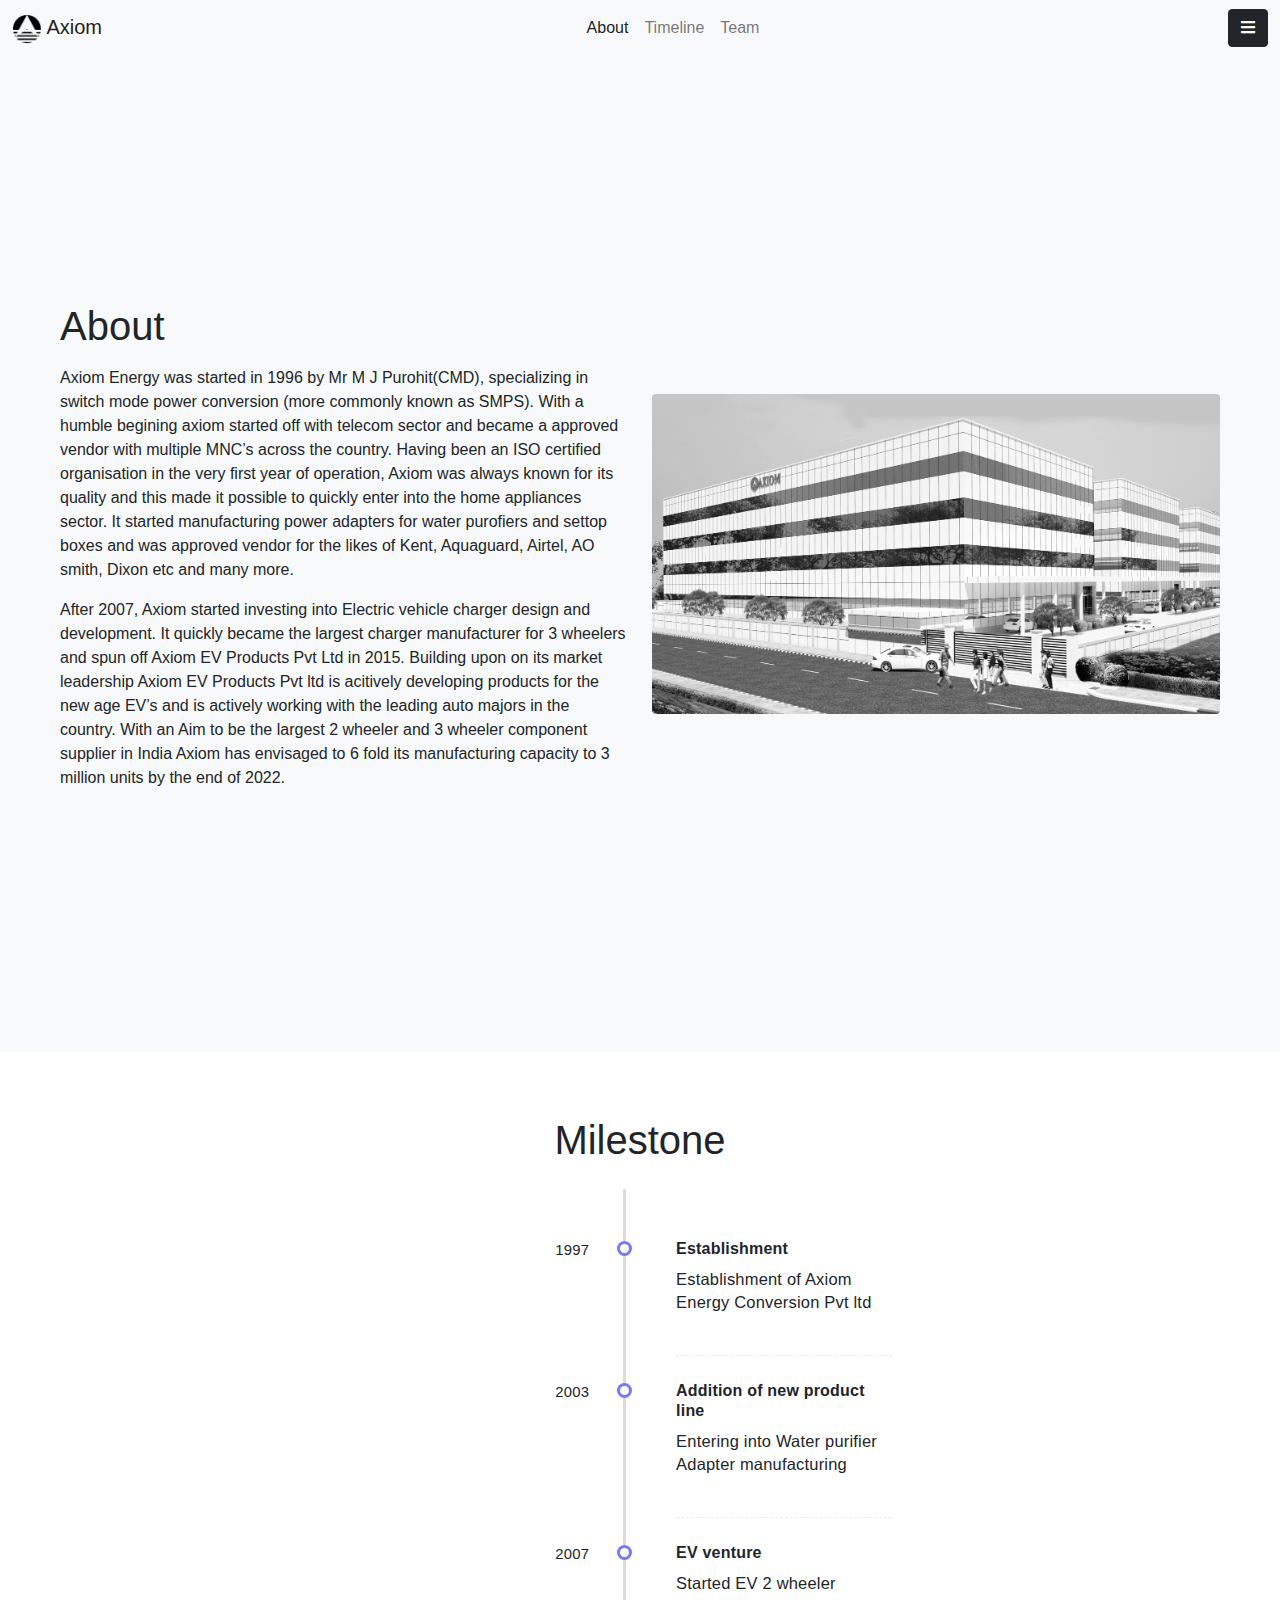
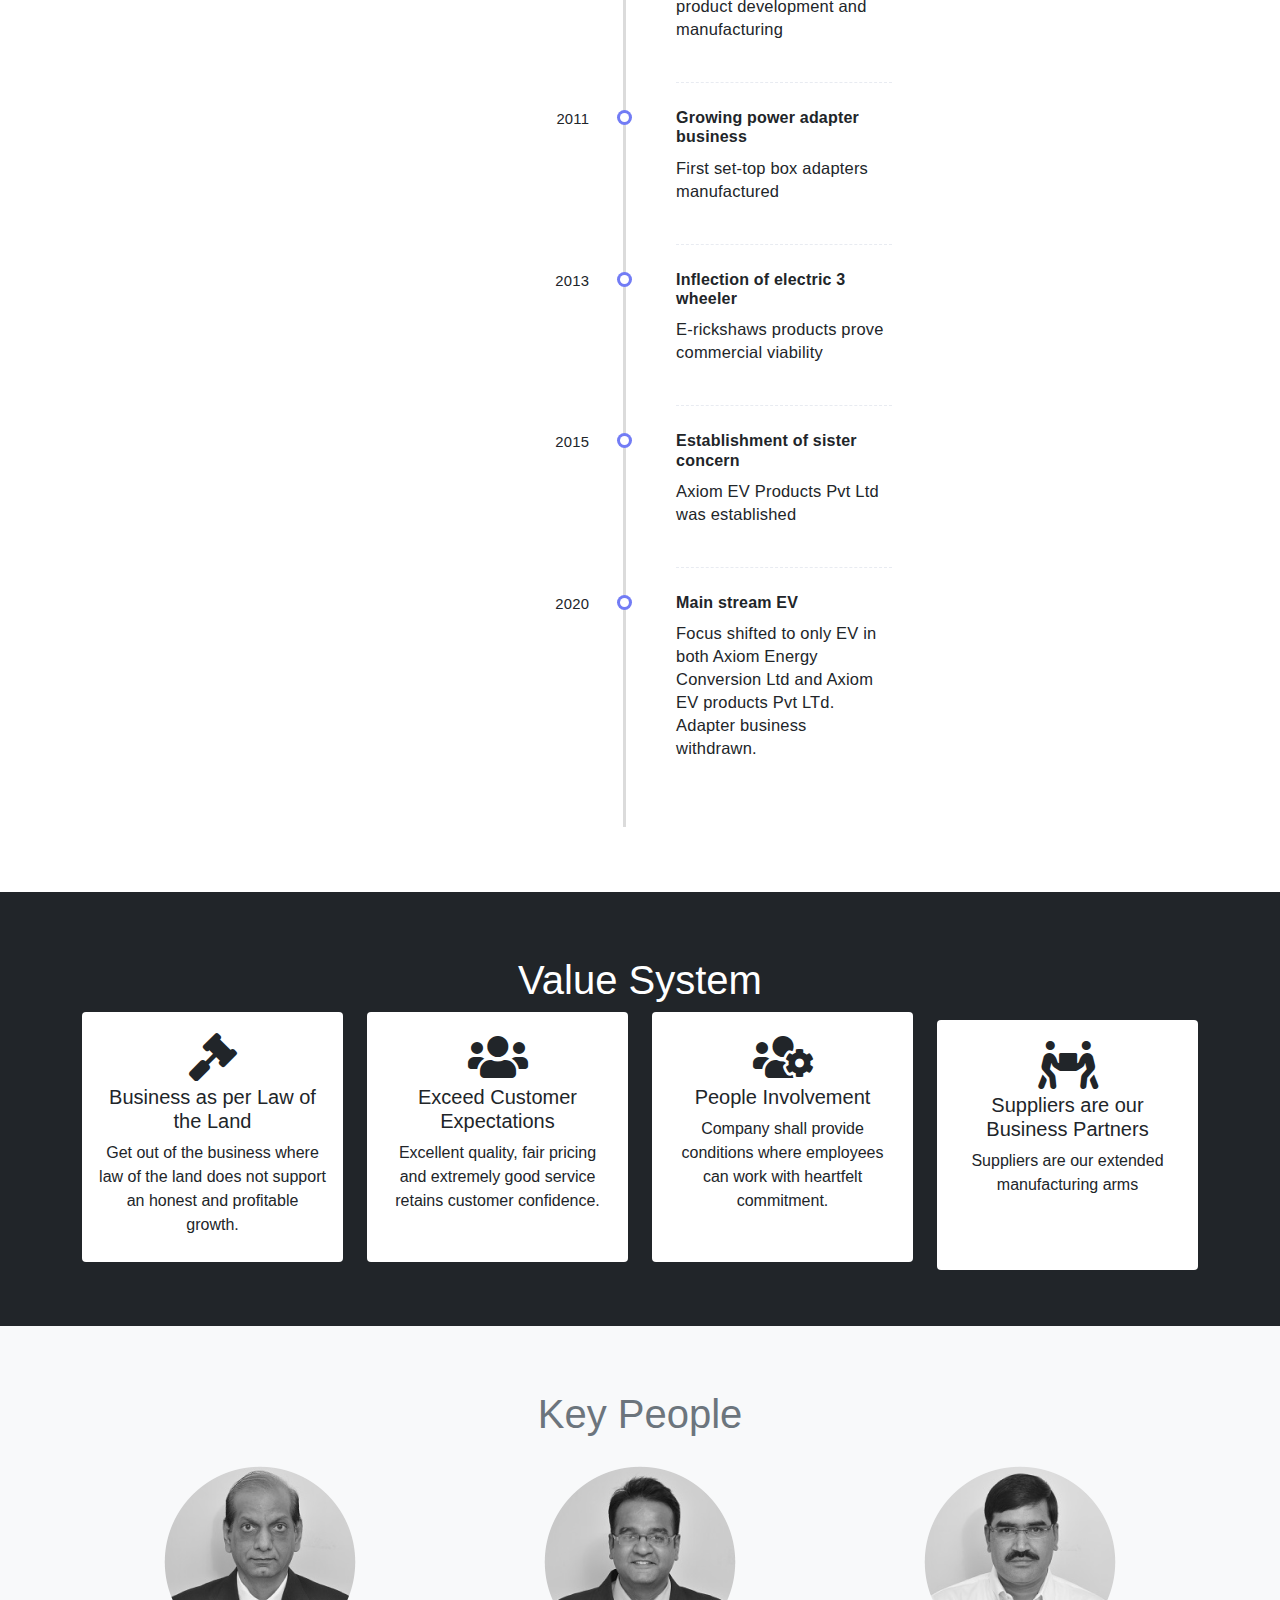
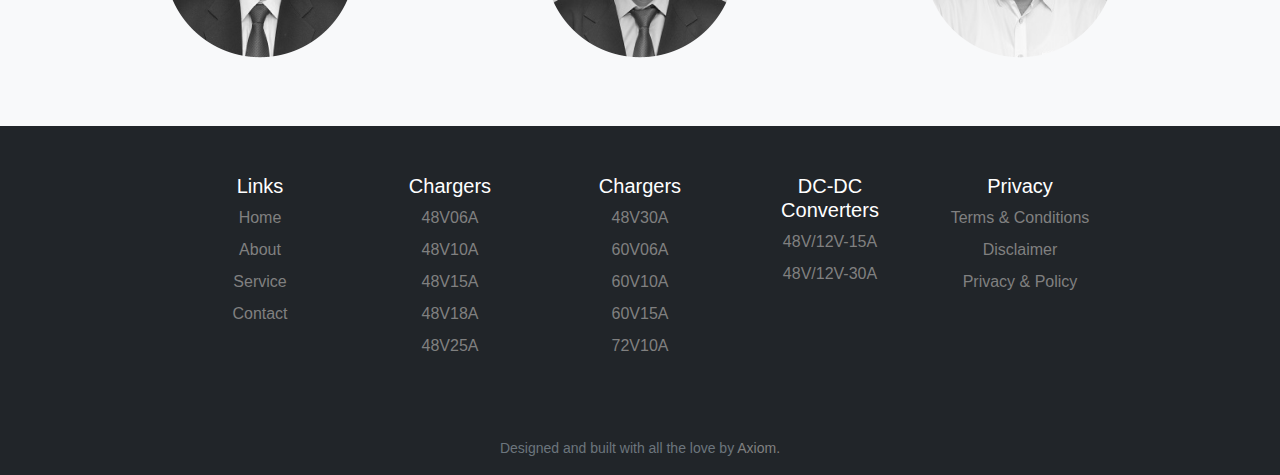
<file: about.html>
<!DOCTYPE html>
<html lang="en">
<style>
    #values{
        position: relative;
    }
    img:hover {
        -webkit-filter: grayscale(0%);
        /* Safari 6.0 - 9.0 */
        filter: grayscale(0%);
    }

    img {
        -webkit-filter: grayscale(100%);
        /* Safari 6.0 - 9.0 */
        filter: grayscale(100%);
    }

    .overlay {
        position: absolute;
        bottom: 0;
        left: 50%;
        transform: translateX(-50%);
        background: rgb(0, 0, 0);
        background: rgba(0, 0, 0, 0.5);
        /* Black see-through */
        color: #f1f1f1;
        width: 50% auto;
        transition: .5s ease;
        opacity: 0;
        color: white;
        font-size: 20px;
        padding: 12px;
        text-align: center;
    }

    .profile {
        position: relative;
        width: 100%;
        max-width: 200px;
    }

    .image {
        display: block;
        width: 100%;
        height: auto;
    }

    .profile:hover .overlay {
        opacity: 1;
    }
</style>

<head>
    <meta charset="UTF-8">
    <meta http-equiv="X-UA-Compatible" content="IE=edge">
    <meta name="viewport" content="width=device-width, initial-scale=1.0">
    <link rel="shortcut icon" href="./img/favicon.ico.png" type="image/x-icon">
    <link rel="stylesheet" href="https://cdnjs.cloudflare.com/ajax/libs/font-awesome/5.15.4/css/all.min.css"
        integrity="sha512-1ycn6IcaQQ40/MKBW2W4Rhis/DbILU74C1vSrLJxCq57o941Ym01SwNsOMqvEBFlcgUa6xLiPY/NS5R+E6ztJQ=="
        crossorigin="anonymous" referrerpolicy="no-referrer" />

    <link rel="stylesheet" href="./css/bootstrap.css">
    <link rel="stylesheet" href="./css/style.css">
    <title>About | Axiom EV Products</title>
</head>

<body>
    <header>
        <nav class="navbar navbar-expand-lg navbar-light bg-light" id="desk-menu">
            <div class="container-fluid">
                <div>
                    <a class="navbar-brand " href="#">
                        <img src="./img/favicon_axiom.png" alt="" width="30" height="30"
                            class="d-inline-block align-text-center">
                        Axiom
                    </a>
                </div>

                <div class="collapse navbar-collapse" id="navbarSupportedContent">
                    <ul class="navbar-nav mx-auto mb-2 mb-lg-0 desk-menu">
                        <li class="nav-item">
                            <a class="nav-link active" aria-current="page" href="./index.html">About</a>
                        </li>
                        <li class="nav-item">
                            <a class="nav-link" href="#milestones">Timeline</a>
                        </li>
                        <li class="nav-item">
                            <a class="nav-link" href="#team">Team</a>
                        </li>
                        <li class="nav-item">

                        </li>

                    </ul>
                </div>


                <div>
                    <button class="btn btn-dark text-white mobile-menu" type="button" data-bs-toggle="offcanvas"
                        data-bs-target="#offcanvasRight" aria-controls="offcanvasRight"><i
                            class="fa fa-bars"></i></button>
                    <div class="offcanvas offcanvas-end" tabindex="-1" id="offcanvasRight"
                        aria-labelledby="offcanvasRightLabel">
                        <div class="offcanvas-header">
                            <h5 id="offcanvasRightLabel">Menu</h5>
                            <button type="button" class="btn-close text-reset" data-bs-dismiss="offcanvas"
                                aria-label="Close"></button>
                        </div>
                        <div class="offcanvas-body">
                            <ul class="navbar-nav flex-column">
                                <li class="nav-item">
                                    <a class="nav-link" href="./index.html">Home</a>
                                </li>
                                <li class="nav-item">
                                    <a class="nav-link" href="./about.html">About</a>
                                </li>
                                <li class="nav-item">
                                    <a class="nav-link" href="./products.html">Products</a>
                                </li>
                                <li class="nav-item">
                                    <a class="nav-link" href="./service.html">Service</a>
                                </li>
                                <li class="nav-item">
                                    <a class="nav-link" href="./contact.html">Contact</a>
                                </li>
                            </ul>
                        </div>
                    </div>
                </div>

            </div>
        </nav>

    </header>
    <main>
        <section id="about" class="bg-light p-5">
            <div class="container-fluid">
                <div class="row d-flex align-items-center" style="height:100vh">
                    <div class="col-md-6  font-weight-light">
                        <h1 class="mb-3">About</h1>

                        <div class="font-weight-light">
                            <p class="mb-3 ">Axiom Energy was started in 1996 by Mr M J Purohit(CMD), specializing in
                                switch
                                mode power
                                conversion (more commonly known as SMPS). With a humble begining axiom started off with
                                telecom sector and became a approved vendor with multiple MNC’s across the country.
                                Having
                                been an ISO certified organisation in the very first year of operation, Axiom was always
                                known for its quality and this made it possible to quickly enter into the home
                                appliances
                                sector. It started manufacturing power adapters for water purofiers and settop boxes and
                                was
                                approved vendor for the likes of Kent, Aquaguard, Airtel, AO smith, Dixon etc and many
                                more.
                            </p>
                            <p class="mb-3">After 2007, Axiom started investing into Electric vehicle charger design and
                                development. It quickly became the largest charger manufacturer for 3 wheelers and spun
                                off
                                Axiom EV Products Pvt Ltd in 2015. Building upon on its market leadership Axiom EV
                                Products
                                Pvt ltd is acitively developing products for the new age EV’s and is actively working
                                with
                                the leading auto majors in the country.
                                With an Aim to be the largest 2 wheeler and 3 wheeler component supplier in India Axiom
                                has envisaged to 6 fold its manufacturing capacity to 3 million units by the end of
                                2022.
                            </p>
                        </div>
                    </div>
                    <div class="col-md-6">
                        <img src="./img/axiom_building.png" alt="" class="w-100 rounded">
                    </div>
                </div>
            </div>
        </section>
        <section id="milestones" class="py-5">
            <div class="text-center pt-3">
                <h1>Milestone</h1>
            </div>
            <div class="container">
                <div class="row d-flex align-items-center">
                    <div class="col-md-3"></div>
                    <div class="col-md-9">
                        <div class="card">
                            <div class="card-body">
                                <div id="content">
                                    <ul class="timeline">
                                        <li class="event" data-date="1997">
                                            <h3>Establishment</h3>
                                            <p>Establishment of Axiom Energy Conversion Pvt ltd
                                            </p>
                                        </li>
                                        <li class="event" data-date="2003">
                                            <h3>Addition of new product line</h3>
                                            <p>Entering into Water purifier Adapter manufacturing</p>
                                        </li>
                                        <li class="event" data-date="2007">
                                            <h3>EV venture</h3>
                                            <p>Started EV 2 wheeler product development and manufacturing</p>
                                        </li>
                                        <li class="event" data-date="2011">
                                            <h3>Growing power adapter business</h3>
                                            <p>First set-top box adapters manufactured</p>
                                        </li>
                                        <li class="event" data-date="2013">
                                            <h3>Inflection of electric 3 wheeler</h3>
                                            <p>E-rickshaws products prove commercial viability</p>
                                        </li>
                                        <li class="event" data-date="2015">
                                            <h3>Establishment of sister concern</h3>
                                            <p>Axiom EV Products Pvt Ltd was established</p>
                                        </li>
                                        <li class="event" data-date="2020">
                                            <h3>Main stream EV</h3>
                                            <p>Focus shifted to only EV in both Axiom Energy Conversion Ltd and Axiom EV
                                                products Pvt LTd. Adapter business withdrawn.</p>
                                        </li>

                                    </ul>
                                </div>
                            </div>
                        </div>
                    </div>
                    <!-- <div class="col-md-2"></div> -->
                </div>
            </div>
        </section>
        <section id="values" class="py-5 bg-dark ">
            <div class="text-center pt-3 text-white">
                <h1 class="">Value System</h1>
            </div>
            <div class="container">
                <div class="row d-flex align-items-center" >
                    <div class="col-md-3 mb-3">
                        <div class="card text-center" style="height:250px">
                            <div class="card-body ">
                                <i class="fas fa-gavel fa-3x p-1"></i>
                                <h5 class="card-title">Business as per Law of the Land</h5>
                                <p class="card-text">Get out of the business where law of the land does not support an
                                    honest and profitable growth.</p>

                            </div>
                        </div>
                    </div>
                    <div class="col-md-3 mb-3">
                        <div class="card text-center" style="height:250px">
                            <div class="card-body">
                                <i class="fas fa-users fa-3x p-1"></i>
                                <h5 class="card-title">Exceed Customer Expectations</h5>
                                <p class="card-text">Excellent quality, fair pricing and extremely good service retains
                                    customer confidence.</p>

                            </div>
                        </div>
                    </div>
                    <div class="col-md-3 mb-3">
                        <div class="card text-center" style="height:250px">
                            <div class="card-body">
                                <i class="fas fa-users-cog fa-3x p-1"></i>
                                <h5 class="card-title">People Involvement</h5>
                                <p class="card-text">Company shall provide conditions where employees can work with
                                    heartfelt commitment.</p>

                            </div>
                        </div>
                    </div>
                    <div class="col-md-3">
                        <div class="card text-center" style="height:250px">
                            <div class="card-body">
                                <i class="fas fa-people-carry fa-3x p-1"></i>
                                <h5 class="card-title">Suppliers are our Business Partners</h5>
                                <p class="card-text">Suppliers are our extended manufacturing arms</p>

                            </div>
                        </div>
                    </div>
                </div>
            </div>
        </section>
        <section id="team" class="bg-light py-5">
            <div class="text-center py-3 text-secondary">
                <h1 class="">Key People</h1>
            </div>
            <div class="container text-center">
                <div class="row d-flex align-items-center" >
                    <div class="col-md-4 profile mb-3">
                        <img src="./img/mj-purohit.png" class="rounded-circle mx-auto" alt="..."
                            style="width: 200px; height: 200px;">
                        <!-- <div class="overlay">My Name XXXXX</div> -->
                    </div>
                    <div class="col-md-4 profile mb-3">
                        <img src="./img/mahesh.png" class="rounded-circle mx-auto" alt="..."
                            style="width: 200px; height: 200px;">
                        <!-- <div class="overlay">My Name is XXXXX</div> -->
                    </div>
                    <div class="col-md-4 profile mb-3">
                        <img src="./img/cfo.png" class="rounded-circle mx-auto" alt="..."
                            style="width: 200px; height: 200px;">
                        <!-- <div class="overlay">My Name is XXXX</div> -->
                    </div>

                    <!-- <div class="col-md-3">
                     
                            <div id="carouselExampleSlidesOnly" class="carousel slide" data-bs-ride="carousel">
                                <div class="carousel-inner">
                                    <div class="carousel-item active">
                                        <img src="./img/slider-1.jpg" class="rounded-circle mx-auto" alt="..."
                                        style="width: 100px; height: 100px;">
                                    </div>
                                    <div class="carousel-item">
                                        <img src="./img/slider-1.jpg" class="rounded-circle mx-auto" alt="..."
                                        style="width: 100px; height: 100px;">
                                    </div>
                                    <div class="carousel-item">
                                        <img src="./img/slider-1.jpg" class="rounded-circle mx-auto" alt="..."
                            style="width: 100px; height: 100px;">
                                    </div>
                                </div>
                         
                           
                        </div>
                    </div> -->
                </div>
            </div>

        </section>

    </main>

    <footer class="bd-footer  bg-dark text-white text-center">
        <div class="container py-5">
            <div class="row">

                <div class="col-6 col-lg-2 offset-lg-1 mb-3">
                    <h5>Links</h5>
                    <ul class="list-unstyled">
                        <li class="mb-2"><a href="/">Home</a></li>
                        <li class="mb-2"><a href="./about.html">About</a></li>
                        <li class="mb-2"><a href="./service.html">Service</a></li>
                        <li class="mb-2"><a href="./contact.html">Contact</a></li>
                        <!-- <li class="mb-2"><a href="#">Blog</a></li> -->
                    </ul>
                </div>
                <div class="col-6 col-lg-2 mb-3">
                    <h5>Chargers</h5>
                    <ul class="list-unstyled">
                        <li class="mb-2"><a href="./Brouchuer/C2BK480006.pdf">48V06A</a></li>
                        <li class="mb-2"><a href="./Brouchuer/C2BK480010.pdf">48V10A</a></li>
                        <li class="mb-2"><a href="./Brouchuer/C2BK480015.pdf">48V15A</a></li>
                        <li class="mb-2"><a href="./Brouchuer/C2BK480018.pdf">48V18A</a></li>
                        <li class="mb-2"><a href="./Brouchuer/C2EA480025.pdf">48V25A</a></li>




                    </ul>
                </div>
                <div class="col-6 col-lg-2 mb-3">
                    <h5>Chargers</h5>
                    <ul class="list-unstyled">
                        <li class="mb-2"><a href="./Brouchuer/C2CK480030 .pdf">48V30A</a></li>
                        <li class="mb-2"><a href="./Brouchuer/C2CK600006.pdf">60V06A</a></li>
                        <li class="mb-2"><a href="./Brouchuer/C2BK600010.pdf">60V10A</a></li>
                        <li class="mb-2"><a href="./Brouchuer/C2AK600015.pdf">60V15A</a></li>
                        <li class="mb-2"><a href="#">72V10A</a></li>


                    </ul>
                </div>
                <div class="col-6 col-lg-2 mb-3">
                    <h5>DC-DC Converters</h5>
                    <ul class="list-unstyled">
                        <li class="mb-2"><a href="./Brouchuer/B1KK120010.pdf">48V/12V-15A</a></li>
                        <li class="mb-2"><a href="./Brouchuer/C1EE120030.pdf">48V/12V-30A</a></li>

                    </ul>
                </div>
                <div class="col-6 col-lg-2 mb-3">
                    <h5>Privacy</h5>
                    <ul class="list-unstyled">
                        <li class="mb-2"><a href="./Terms-Conditions.html">Terms & Conditions</a></li>
                        <li class="mb-2"><a href="./Disclaimer.html">Disclaimer</a></li>
                        <li class="mb-2"><a href="./privacy-policy.html">Privacy & Policy</a></li>
                        <!-- <li class="mb-2"><a href="#">Career</a></li> -->
                        <!-- <li class="mb-2"><a href="#">Help</a></li> -->
                    </ul>
                </div>
            </div>
        </div>
        <div class="container-fluid bg-dark ">
            <div class="row text-center">
                <ul class="list-unstyled small text-muted ">
                    <li class="mb-0" py-2>Designed and built with all the love by <a
                            href="https://github.com/sawarkar-bhongir"> Axiom. </a> </li>

                </ul>
            </div>
        </div>
    </footer>

    <script src="./js/bootstrap.bundle.min.js"></script>

</body>

</html>
</file>
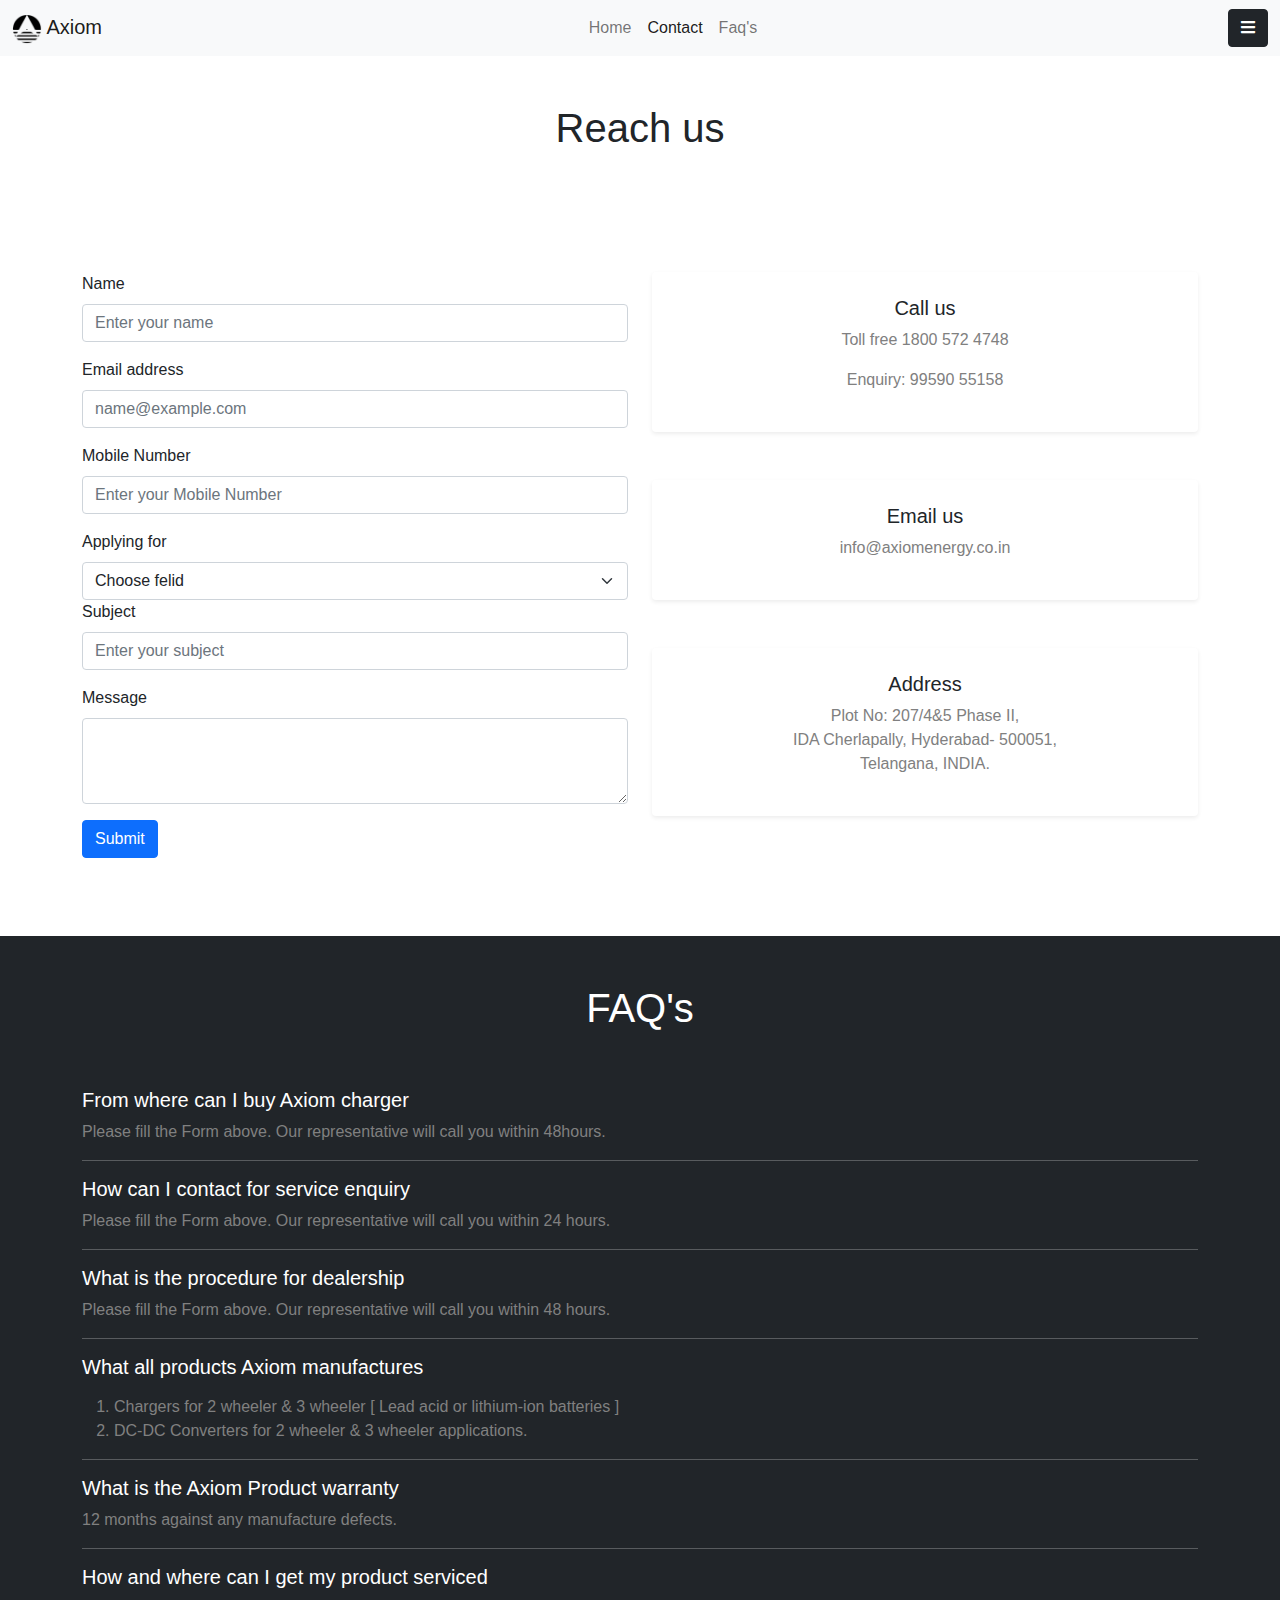
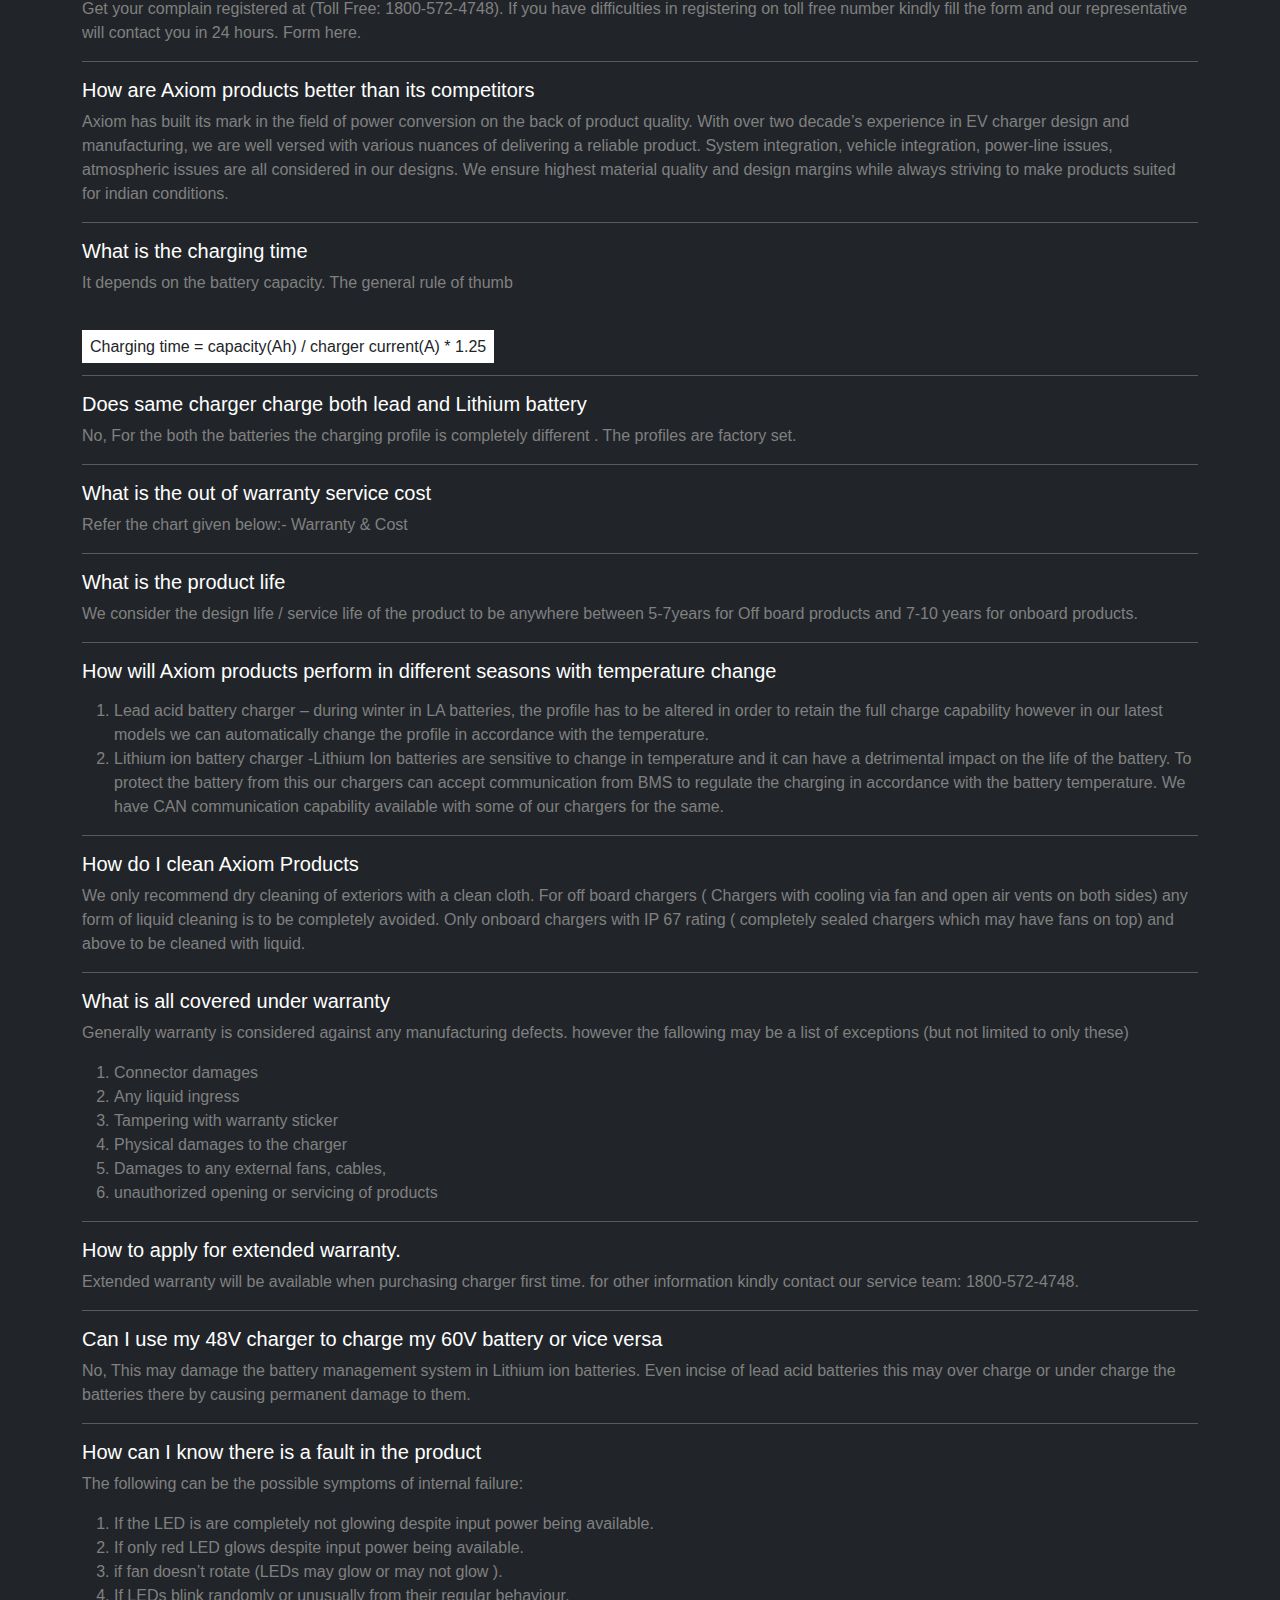
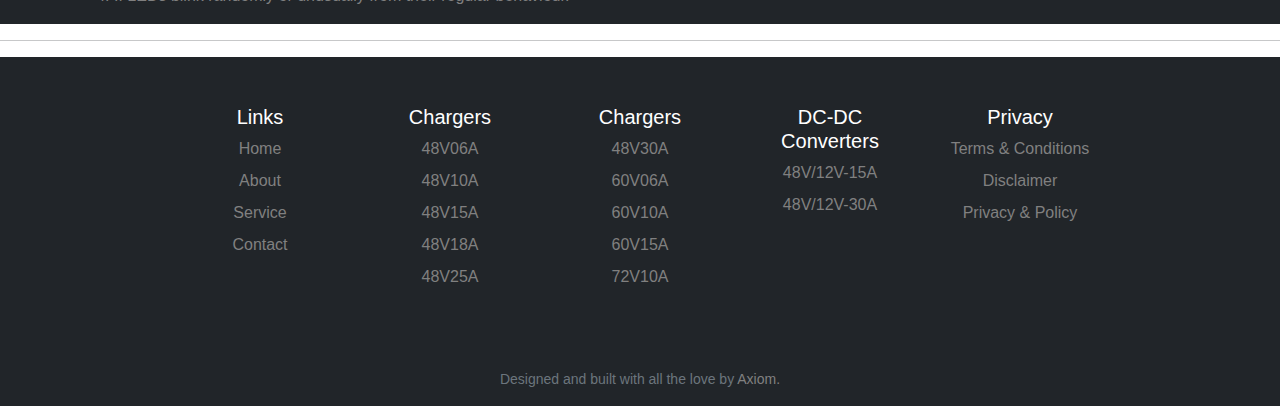
<file: contact.html>
<!DOCTYPE html>
<html lang="en">

<head>
    <meta charset="UTF-8">
    <meta http-equiv="X-UA-Compatible" content="IE=edge">
    <meta name="viewport" content="width=device-width, initial-scale=1.0">
    <link rel="shortcut icon" href="./img/favicon.ico.png" type="image/x-icon">
    <link rel="stylesheet" href="https://cdnjs.cloudflare.com/ajax/libs/font-awesome/5.15.4/css/all.min.css"
        integrity="sha512-1ycn6IcaQQ40/MKBW2W4Rhis/DbILU74C1vSrLJxCq57o941Ym01SwNsOMqvEBFlcgUa6xLiPY/NS5R+E6ztJQ=="
        crossorigin="anonymous" referrerpolicy="no-referrer" />

    <link rel="stylesheet" href="./css/bootstrap.css">
    <!-- <link rel="stylesheet" href="./css/style.css"> -->
    <title>Contact | Axiom EV Products</title>
    <style>
        p, ol{
            color: gray;
        }
    </style>
</head>

<body>
    <header>
        <nav class="navbar navbar-expand-lg navbar-light bg-light" id="desk-menu">
            <div class="container-fluid">
                <div>
                    <a class="navbar-brand " href="#">
                        <img src="./img/favicon_axiom.png" alt="" width="30" height="30"
                            class="d-inline-block align-text-center">
                        Axiom
                    </a>
                </div>

                <div class="collapse navbar-collapse" id="navbarSupportedContent">
                    <ul class="navbar-nav mx-auto mb-2 mb-lg-0" class="desk-menu">
                        <li class="nav-item">
                            <a class="nav-link" href="/index.html">Home</a>
                        </li>
                        <li class="nav-item">
                            <a class="nav-link active" aria-current="page" href="#">Contact</a>
                        </li>
                       
                        <li class="nav-item">
                            <a class="nav-link" href="#faqs">Faq's</a>
                        </li>
                        <li class="nav-item">

                        </li>

                    </ul>
                </div>


                <div>
                    <button class="btn btn-dark text-white mobile-menu" type="button" data-bs-toggle="offcanvas"
                        data-bs-target="#offcanvasRight" aria-controls="offcanvasRight"><i
                            class="fa fa-bars"></i></button>
                    <div class="offcanvas offcanvas-end" tabindex="-1" id="offcanvasRight"
                        aria-labelledby="offcanvasRightLabel">
                        <div class="offcanvas-header">
                            <h5 id="offcanvasRightLabel">Menu</h5>
                            <button type="button" class="btn-close text-reset" data-bs-dismiss="offcanvas"
                                aria-label="Close"></button>
                        </div>
                        <div class="offcanvas-body">
                            <ul class="navbar-nav flex-column">
                                <li class="nav-item">
                                    <a class="nav-link" href="./index.html">Home</a>
                                </li>
                                <li class="nav-item">
                                    <a class="nav-link" href="./about.html">About</a>
                                </li>
                                <li class="nav-item">
                                    <a class="nav-link" href="./products.html">Products</a>
                                </li>
                                <li class="nav-item">
                                    <a class="nav-link" href="./service.html">Service</a>
                                </li>
                                <li class="nav-item">
                                    <a class="nav-link" href="./contact.html">Contact</a>
                                </li>
                            </ul>
                        </div>
                    </div>
                </div>

            </div>
        </nav>

    </header>
    <main>

        <section id="contact " >
            <h1 class="text-center py-5">Reach us</h1>
            <div class="container">
                <div class="row my-5">


                    <div class="col-md-6 my-4">
                        <form action="email.php" method="get" enctype="multipart/form-data">
                            <div class="mb-3">
                                <label for="exampleFormControlInput1" class="form-label">Name</label>
                                <input type="text" class="form-control" id="exampleFormControlInput1"
                                    placeholder="Enter your name" required pattern="[Aa-Zz]" maxlength="32" name="Name">
                            </div>
                            <div class="mb-3">
                                <label for="exampleFormControlInput1" class="form-label">Email address</label>
                                <input type="email" class="form-control" id="exampleFormControlInput1"
                                    placeholder="name@example.com" name="email">
                            </div>
                            <div class="mb-3">
                                <label for="exampleFormControlInput1" class="form-label">Mobile Number</label>
                                <input type="tel" pattern="[0-9]{10}" class="form-control" id="exampleFormControlInput1"
                                    placeholder="Enter your Mobile Number" required name="phone">
                            </div>
                            <label for="exampleFormControlInput1" for="job" class="form-label">Applying for</label>
                            <select class="form-select" aria-label="Default select example" required name="job" id="job">
                                <option selected value="">Choose felid</option>
                                <option value="Dealership Enquiry">Dealership Enquiry</option>
                                <option value="Purchase of products">Purchase of products</option>
                                <option value="Investment">Investment</option>
                                <option value="Supplier Query">Supplier Query</option>
                                <option value="Others">Others</option>
                            </select>
                            <!--<div class="my-3">-->
                            <!--    <label for="exampleFormControlInput1" class="form-label">Resume</label>-->
                            <!--    <input type="file" class="form-control" id="exampleFormControlInput1"-->
                            <!--        placeholder="Upload your resume" name="fileupload" required name="resume" value="Upload Resume">-->
                                   
                            <!--    </div>-->
                                <div class="mb-3">
                                <label for="exampleFormControlInput1" class="form-label">Subject</label>
                                <input type="text"  class="form-control" id="exampleFormControlInput1"
                                    placeholder="Enter your subject" required name="subject">
                            </div>

                            <div class="mb-3">
                                <label for="exampleFormControlTextarea1" class="form-label">Message</label>
                                <textarea class="form-control" id="exampleFormControlTextarea1" rows="3"
                                    required name="message"> </textarea>
                            </div>
                            <div class="col-12">
                                <button type="submit" class="btn btn-primary">Submit</button>
                            </div>
                        </form>
                    </div>

                    <div class="col-md-6 my-4">


                        <div class="mb-4 text-center">
                            <div class="card p-4 border-0 shadow-sm p-3 mb-5 bg-white rounded">
                                <h5>Call us</h5>
                                <p> Toll free 1800 572 4748</p>
                                <p>Enquiry: 99590 55158</p>
                            </div>
                        </div>
                        <div class="mb-4 text-center">
                            <div class="card p-4 border-0 shadow-sm p-3 mb-5 bg-white rounded">
                                <h5>Email us</h5>
                                <p>info@axiomenergy.co.in</p>
                            

                            </div>
                        </div>
                        <div class=" text-center mb-4">
                            <div class="card p-4 border-0 shadow-sm p-3 mb-5 bg-white rounded">
                                <h5>Address</h5>
                                <p>
                                    Plot No: 207/4&5 Phase II, <br> IDA Cherlapally,
                                    Hyderabad- 500051, <br> Telangana, INDIA.
                                </p>
                            </div>
                        </div>
                    </div>

                </div>
            </div>
        </section>
        <section id="faqs" class="bg-dark text-white" >
            <div class="container">
                <h1 class="text-center py-5">FAQ's</h1>
                <div class="row">
                  <div class="col">
                      <h5>From where can I buy Axiom charger</h5>
                      <p>Please fill the Form above. Our representative will call you within 48hours.</p>
                      <hr>
                      <h5>How can I contact for service enquiry</h5>
                      <p>Please fill the Form above. Our representative will call you within 24 hours.</p>
                      <hr>
                      <h5> What is the procedure for dealership</h5>
                      <p>Please fill the Form above. Our representative will call you within 48 hours.</p>
                      <hr>
                      <h5>What all products Axiom manufactures</h5>
                      <p><ol type="1">
                          <li>    Chargers for 2 wheeler & 3 wheeler [ Lead acid or lithium-ion batteries ]
                           </li>
                            <li>DC-DC Converters for 2 wheeler & 3 wheeler applications.</li>
                      </ol></p>
                      <hr>
                      <h5>What is the Axiom Product warranty</h5>
                      <p>12 months against any manufacture defects.</p>
                      <hr>
                      <h5>How and where can I get my product serviced</h5>
                      <p>Get your complain registered at (Toll Free: 1800-572-4748). If you have difficulties in registering on toll free number kindly fill the form and our representative will contact you in 24 hours.
                        Form here.</p>
                      <hr>
                      <h5>How are Axiom products better than its competitors</h5>
                      <p>Axiom has built its mark in the field of power conversion on the back of product quality. With over two decade’s experience in EV charger design and manufacturing, we are well versed with various nuances of delivering a reliable product. System integration, vehicle integration, power-line issues, atmospheric issues are all considered in our designs. We ensure highest material quality and design margins while always striving to make products suited for indian conditions.</p>
                      <hr>
                      <h5>What is the charging time</h5>
                      <p>It depends on the battery capacity.
                          
                        The general rule of thumb</p>
                        <br>
                       <span class=" bg-white text-dark p-2">
                     
                            Charging time = capacity(Ah) / charger current(A) * 1.25
                       </span>
                      <hr>
                      <h5> Does same charger charge both lead and Lithium battery </h5>
                      <p>No, For the both the batteries the charging profile is completely different . The profiles are factory set.</p>
                      <hr>
                      <h5> What is the out of warranty service cost</h5>
                      <p>Refer the chart given below:- Warranty & Cost</p>
                      <hr>
                      <h5>What is the product life</h5>
                      <p>We consider the design life / service life of the product to be anywhere between 5-7years for Off board products and 7-10 years for onboard products.</p>
                      <hr>
                      <h5>How will Axiom products perform in different seasons with temperature change</h5>
                      <p>
                          <ol type="1">
                              <li>Lead acid battery charger – during winter in LA batteries, the profile has to be altered in order to retain the full charge capability however in our latest models we can automatically change the profile in accordance with the temperature.</li>
                              <li>Lithium ion battery charger -Lithium Ion batteries are sensitive to change in temperature and it can have a detrimental impact on the life of the battery. To protect the battery from this our chargers can accept communication from BMS to regulate the charging in accordance with the battery temperature. We have CAN communication capability available with some of our chargers for the same.</li>
                          </ol>
                      </p>
                      <hr>
                      <h5>How do I clean Axiom Products</h5>
                      <p>We only recommend dry cleaning of exteriors with a clean cloth. For off board chargers ( Chargers with cooling via fan and open air vents on both sides) any form of liquid cleaning is to be completely avoided. Only onboard chargers with IP 67 rating ( completely sealed chargers which may have fans on top) and above to be cleaned with liquid.</p>
                      <hr>
                      <h5>What is all covered under warranty</h5>
                      <p>Generally warranty is considered against any manufacturing defects. however the fallowing may be a list of exceptions (but not limited to only these)
                          <ol type="1">
                              <li>Connector damages</li>
                              <li>Any liquid ingress</li>
                              <li>Tampering with warranty sticker</li>
                              <li>Physical damages to the charger</li>
                              <li>Damages to any external fans, cables,</li>
                              <li>unauthorized opening or servicing of products</li>
                          </ol>
                      </p>
                      <hr>
                      <h5>How to apply for extended warranty.</h5>
                      <p>Extended warranty will be available when purchasing charger first time. for other information kindly contact our service team: 1800-572-4748.</p>
                      <hr>
                      <h5>Can I use my 48V charger to charge my 60V battery or vice versa</h5>
                      <p>No, This may damage the battery management system in Lithium ion batteries. Even incise of lead acid batteries this may over charge or under charge the batteries there by causing permanent damage to them.</p>
                      <hr>
                      <h5>How can I know there is a fault in the product</h5>
                      <p >The following can be the possible symptoms of internal failure:
                          <br>
                       <ol type="1">
                        <li>If the LED is are completely not glowing despite input power being available.</li>
                        <li>If only red LED glows despite input power being available.</li>
                        <li>if fan doesn’t rotate (LEDs may glow or may not glow ).</li>
                        <li>If LEDs blink randomly or unusually from their regular behaviour.</li>
                        
                       </ol>
                      </p>


                  </div>
                </div>
                </div>
        </section>


    </main>
    <hr>
    <footer class="bd-footer  bg-dark text-white text-center">
        <div class="container py-5">
            <div class="row">

                <div class="col-6 col-lg-2 offset-lg-1 mb-3">
                    <h5>Links</h5>
                    <ul class="list-unstyled">
                        <li class="mb-2"><a href="/">Home</a></li>
                        <li class="mb-2"><a href="./about.html">About</a></li>
                        <li class="mb-2"><a href="./service.html">Service</a></li>
                        <li class="mb-2"><a href="./contact.html">Contact</a></li>
                        <!-- <li class="mb-2"><a href="#">Blog</a></li> -->
                    </ul>
                </div>
                <div class="col-6 col-lg-2 mb-3">
                    <h5>Chargers</h5>
                    <ul class="list-unstyled">
                        <li class="mb-2"><a href="./Brouchuer/C2BK480006.pdf">48V06A</a></li>
                        <li class="mb-2"><a href="./Brouchuer/C2BK480010.pdf">48V10A</a></li>
                        <li class="mb-2"><a href="./Brouchuer/C2BK480015.pdf">48V15A</a></li>
                        <li class="mb-2"><a href="./Brouchuer/C2BK480018.pdf">48V18A</a></li>
                        <li class="mb-2"><a href="./Brouchuer/C2EA480025.pdf">48V25A</a></li>




                    </ul>
                </div>
                <div class="col-6 col-lg-2 mb-3">
                    <h5>Chargers</h5>
                    <ul class="list-unstyled">
                        <li class="mb-2"><a href="./Brouchuer/C2CK480030 .pdf">48V30A</a></li>
                        <li class="mb-2"><a href="./Brouchuer/C2CK600006.pdf">60V06A</a></li>
                        <li class="mb-2"><a href="./Brouchuer/C2BK600010.pdf">60V10A</a></li>
                        <li class="mb-2"><a href="./Brouchuer/C2AK600015.pdf">60V15A</a></li>
                        <li class="mb-2"><a href="#">72V10A</a></li>


                    </ul>
                </div>
                <div class="col-6 col-lg-2 mb-3">
                    <h5>DC-DC Converters</h5>
                    <ul class="list-unstyled">
                        <li class="mb-2"><a href="./Brouchuer/B1KK120010.pdf">48V/12V-15A</a></li>
                        <li class="mb-2"><a href="./Brouchuer/C1EE120030.pdf">48V/12V-30A</a></li>

                    </ul>
                </div>
                <div class="col-6 col-lg-2 mb-3">
                    <h5>Privacy</h5>
                    <ul class="list-unstyled">
                        <li class="mb-2"><a href="./Terms-Conditions.html">Terms & Conditions</a></li>
                        <li class="mb-2"><a href="./Disclaimer.html">Disclaimer</a></li>
                        <li class="mb-2"><a href="./privacy-policy.html">Privacy & Policy</a></li>
                        <!-- <li class="mb-2"><a href="#">Career</a></li> -->
                        <!-- <li class="mb-2"><a href="#">Help</a></li> -->
                    </ul>
                </div>
            </div>
        </div>
        <div class="container-fluid bg-dark ">
            <div class="row text-center">
                <ul class="list-unstyled small text-muted ">
                    <li class="mb-0" py-2>Designed and built with all the love by <a
                            href="https://github.com/sawarkar-bhongir"> Axiom. </a> </li>

                </ul>
            </div>
        </div>
    </footer>


    <script src="js/bootstrap.bundle.min.js"></script>
    <script src="js/app.js"></script>

</body>

</html>
</file>
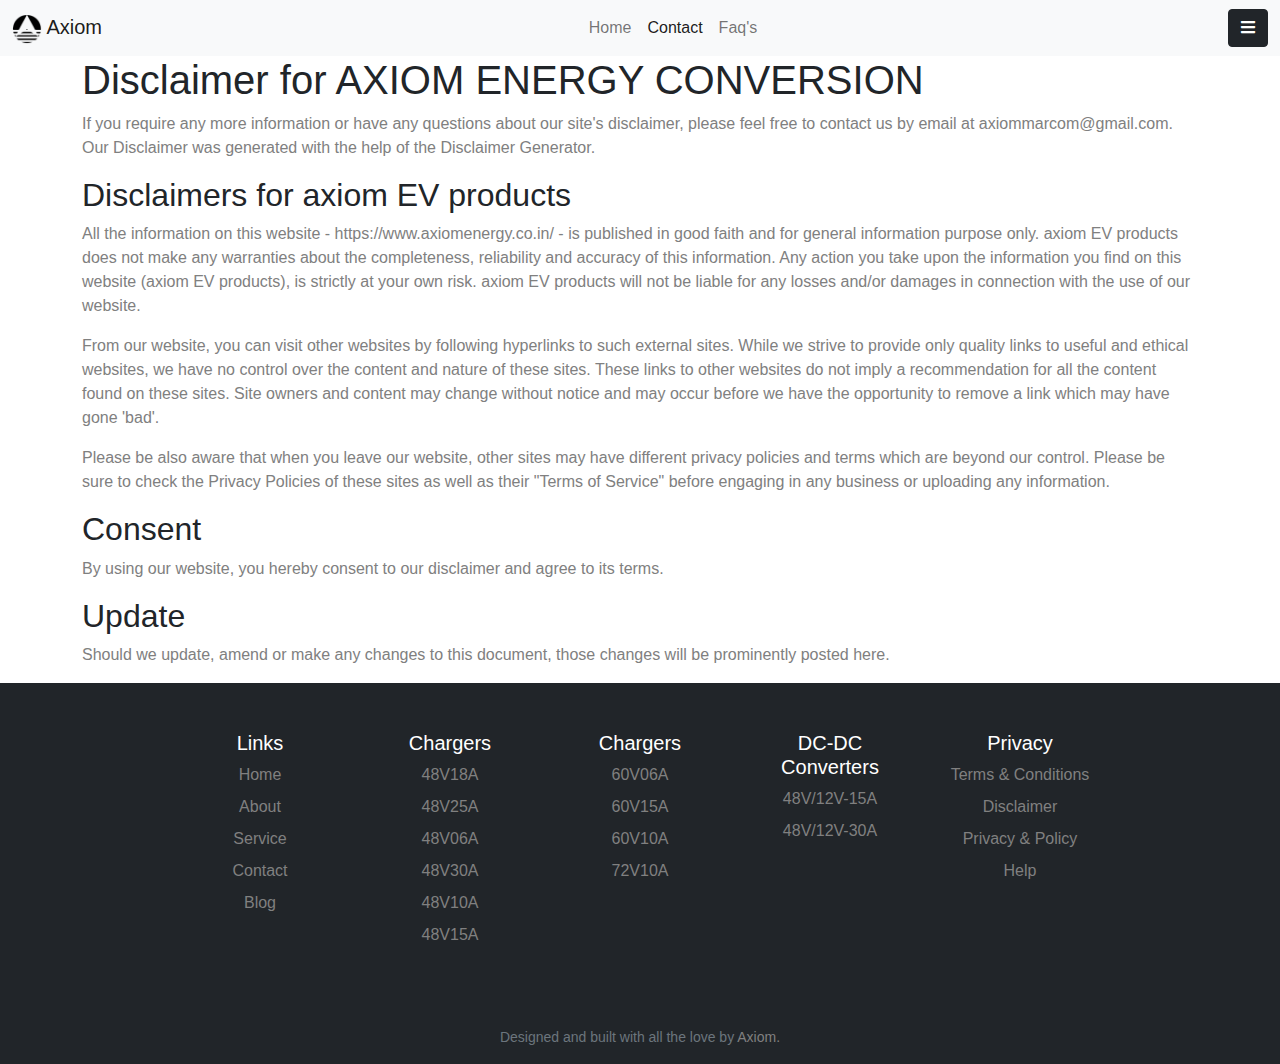
<file: Disclaimer.html>
<!DOCTYPE html>
<html lang="en">

<head>
    <meta charset="UTF-8">
    <meta http-equiv="X-UA-Compatible" content="IE=edge">
    <meta name="viewport" content="width=device-width, initial-scale=1.0">
    <link rel="shortcut icon" href="./img/favicon.ico.png" type="image/x-icon">
    <link rel="stylesheet" href="https://cdnjs.cloudflare.com/ajax/libs/font-awesome/5.15.4/css/all.min.css"
        integrity="sha512-1ycn6IcaQQ40/MKBW2W4Rhis/DbILU74C1vSrLJxCq57o941Ym01SwNsOMqvEBFlcgUa6xLiPY/NS5R+E6ztJQ=="
        crossorigin="anonymous" referrerpolicy="no-referrer" />

    <link rel="stylesheet" href="./css/bootstrap.css">
    <!-- <link rel="stylesheet" href="./css/style.css"> -->
    <title>Contact | Axiom EV Products</title>
    <style>
        p, ol{
            color: gray;
        }
    </style>
</head>

<body>
    <header>
        <nav class="navbar navbar-expand-lg navbar-light bg-light" id="desk-menu">
            <div class="container-fluid">
                <div>
                    <a class="navbar-brand " href="#">
                        <img src="./img/favicon_axiom.png" alt="" width="30" height="30"
                            class="d-inline-block align-text-center">
                        Axiom
                    </a>
                </div>

                <div class="collapse navbar-collapse" id="navbarSupportedContent">
                    <ul class="navbar-nav mx-auto mb-2 mb-lg-0" class="desk-menu">
                        <li class="nav-item">
                            <a class="nav-link" href="/index.html">Home</a>
                        </li>
                        <li class="nav-item">
                            <a class="nav-link active" aria-current="page" href="#">Contact</a>
                        </li>
                       
                        <li class="nav-item">
                            <a class="nav-link" href="#faqs">Faq's</a>
                        </li>
                        <li class="nav-item">

                        </li>

                    </ul>
                </div>


                <div>
                    <button class="btn btn-dark text-white mobile-menu" type="button" data-bs-toggle="offcanvas"
                        data-bs-target="#offcanvasRight" aria-controls="offcanvasRight"><i
                            class="fa fa-bars"></i></button>
                    <div class="offcanvas offcanvas-end" tabindex="-1" id="offcanvasRight"
                        aria-labelledby="offcanvasRightLabel">
                        <div class="offcanvas-header">
                            <h5 id="offcanvasRightLabel">Menu</h5>
                            <button type="button" class="btn-close text-reset" data-bs-dismiss="offcanvas"
                                aria-label="Close"></button>
                        </div>
                        <div class="offcanvas-body">
                            <ul class="navbar-nav flex-column">
                                <li class="nav-item">
                                    <a class="nav-link" href="./index.html">Home</a>
                                </li>
                                <li class="nav-item">
                                    <a class="nav-link" href="./about.html">About</a>
                                </li>
                                <li class="nav-item">
                                    <a class="nav-link" href="./products.html">Products</a>
                                </li>
                                <li class="nav-item">
                                    <a class="nav-link" href="./service.html">Service</a>
                                </li>
                                <li class="nav-item">
                                    <a class="nav-link" href="./contact.html">Contact</a>
                                </li>
                            </ul>
                        </div>
                    </div>
                </div>

            </div>
        </nav>

    </header>
    <main>
        <div class="container">
            <h1>Disclaimer for AXIOM ENERGY CONVERSION</h1>

<p>If you require any more information or have any questions about our site's disclaimer, please feel free to contact us by email at axiommarcom@gmail.com. Our Disclaimer was generated with the help of the <a href="https://www.yadadribhongir.com">Disclaimer Generator</a>.</p>

<h2>Disclaimers for axiom EV products</h2>

<p>All the information on this website - https://www.axiomenergy.co.in/ - is published in good faith and for general information purpose only. axiom EV products does not make any warranties about the completeness, reliability and accuracy of this information. Any action you take upon the information you find on this website (axiom EV products), is strictly at your own risk. axiom EV products will not be liable for any losses and/or damages in connection with the use of our website.</p>

<p>From our website, you can visit other websites by following hyperlinks to such external sites. While we strive to provide only quality links to useful and ethical websites, we have no control over the content and nature of these sites. These links to other websites do not imply a recommendation for all the content found on these sites. Site owners and content may change without notice and may occur before we have the opportunity to remove a link which may have gone 'bad'.</p>

<p>Please be also aware that when you leave our website, other sites may have different privacy policies and terms which are beyond our control. Please be sure to check the Privacy Policies of these sites as well as their "Terms of Service" before engaging in any business or uploading any information.</p>

<h2>Consent</h2>

<p>By using our website, you hereby consent to our disclaimer and agree to its terms.</p>

<h2>Update</h2>

<p>Should we update, amend or make any changes to this document, those changes will be prominently posted here.</p>
        </div>
        </main>
<footer class="bd-footer  bg-dark text-white text-center">
    <div class="container py-5">
        <div class="row">

            <div class="col-6 col-lg-2 offset-lg-1 mb-3">
                <h5>Links</h5>
                <ul class="list-unstyled">
                    <li class="mb-2"><a href="/">Home</a></li>
                    <li class="mb-2"><a href="#">About</a></li>
                    <li class="mb-2"><a href="#">Service</a></li>
                    <li class="mb-2"><a href="#">Contact</a></li>
                    <li class="mb-2"><a href="#">Blog</a></li>
                </ul>
            </div>
            <div class="col-6 col-lg-2 mb-3">
                <h5>Chargers</h5>
                <ul class="list-unstyled">
                    <li class="mb-2"><a href="#">48V18A</a></li>
                    <li class="mb-2"><a href="#">48V25A</a></li>
                    <li class="mb-2"><a href="#">48V06A</a></li>
                    <li class="mb-2"><a href="#">48V30A</a></li>
                    <li class="mb-2"><a href="#">48V10A</a></li>
                    <li class="mb-2"><a href="#">48V15A</a></li>


                </ul>
            </div>
            <div class="col-6 col-lg-2 mb-3">
                <h5>Chargers</h5>
                <ul class="list-unstyled">

                    <li class="mb-2"><a href="#">60V06A</a></li>
                    <li class="mb-2"><a href="#">60V15A</a></li>
                    <li class="mb-2"><a href="#">60V10A</a></li>
                    <li class="mb-2"><a href="#">72V10A</a></li>


                </ul>
            </div>
            <div class="col-6 col-lg-2 mb-3">
                <h5>DC-DC Converters</h5>
                <ul class="list-unstyled">
                    <li class="mb-2"><a href="#">48V/12V-15A</a></li>
                    <li class="mb-2"><a href="#">48V/12V-30A</a></li>

                </ul>
            </div>
            <div class="col-6 col-lg-2 mb-3">
                <h5>Privacy</h5>
                <ul class="list-unstyled">
                    <li class="mb-2"><a href="./Terms-Conditions.html">Terms & Conditions</a></li>
                    <li class="mb-2"><a href="./Disclaimer.html">Disclaimer</a></li>
                    <li class="mb-2"><a href="./privacy-policy.html">Privacy & Policy</a></li>
               
                    <li class="mb-2"><a href="#">Help</a></li>
                </ul>
            </div>
        </div>
    </div>
    <div class="container-fluid bg-dark ">
        <div class="row text-center">
            <ul class="list-unstyled small text-muted ">
                <li class="mb-0" py-2>Designed and built with all the love by <a
                        href="https://github.com/sawarkar-bhongir"> Axiom. </a> </li>

            </ul>
        </div>
    </div>
</footer>

<script src="js/bootstrap.bundle.min.js"></script>
<script src="js/app.js"></script>

</body>

</html>
</file>
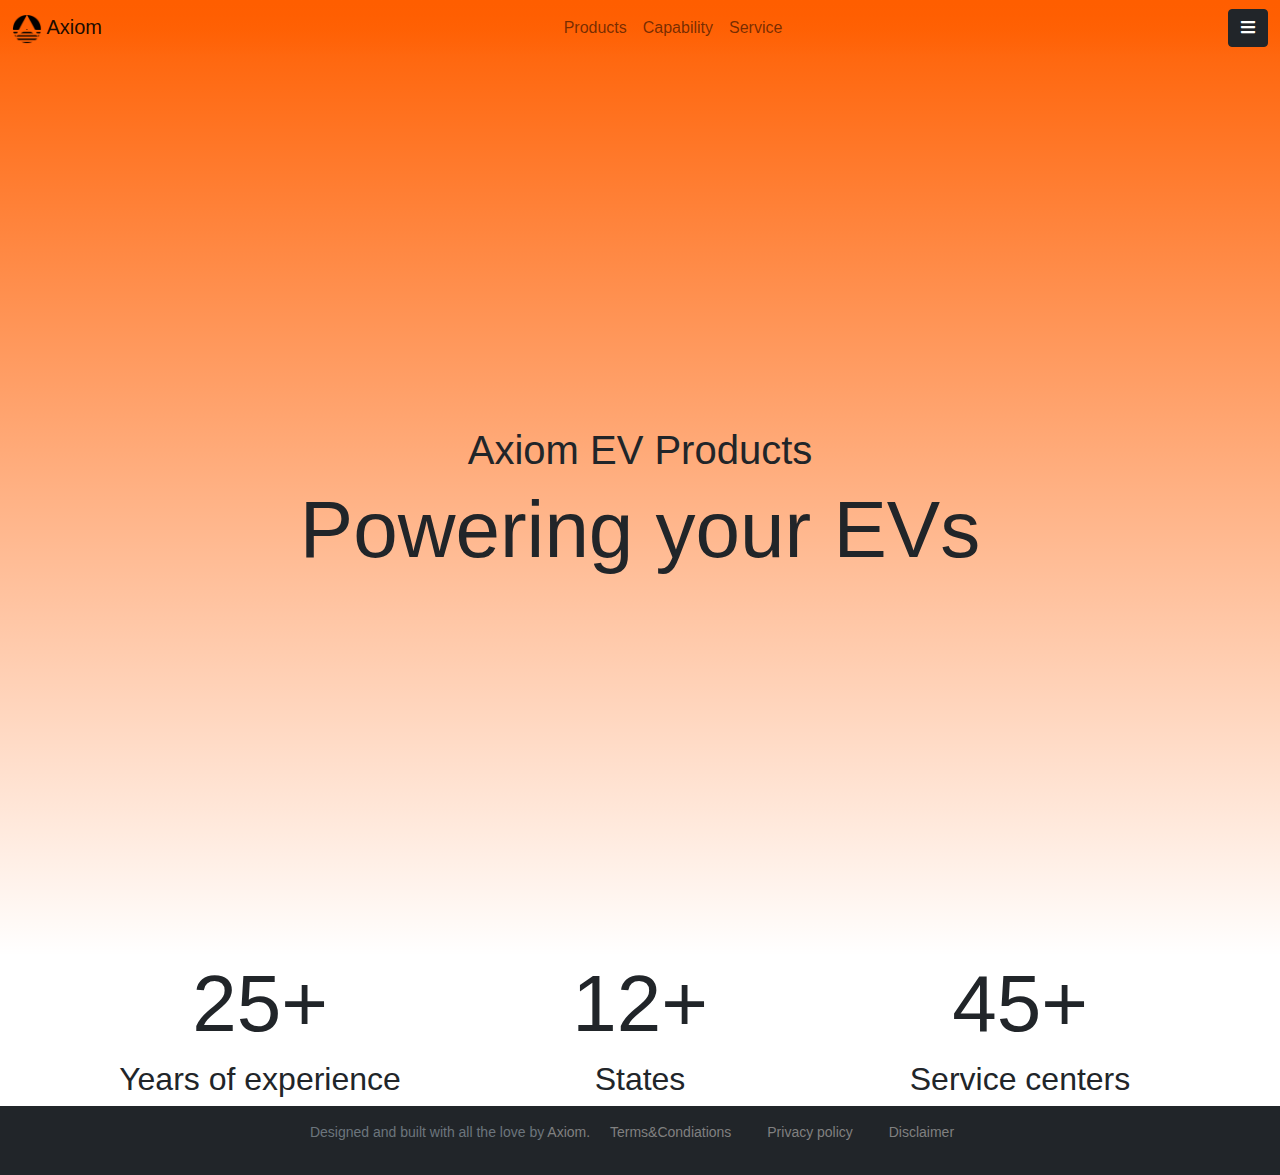
<file: landingpage.html>
<!DOCTYPE html>
<html lang="en">

<head>
    <meta charset="UTF-8">
    <meta http-equiv="X-UA-Compatible" content="IE=edge">
    <meta name="viewport" content="width=device-width, initial-scale=1.0">
    <link rel="shortcut icon" href="./img/favicon.ico.png" type="image/x-icon">
    <link rel="stylesheet" href="https://cdnjs.cloudflare.com/ajax/libs/font-awesome/5.15.4/css/all.min.css"
        integrity="sha512-1ycn6IcaQQ40/MKBW2W4Rhis/DbILU74C1vSrLJxCq57o941Ym01SwNsOMqvEBFlcgUa6xLiPY/NS5R+E6ztJQ=="
        crossorigin="anonymous" referrerpolicy="no-referrer" />

    <link rel="stylesheet" href="./css/bootstrap.css">
    <!-- <link rel="stylesheet" href="./css/style.css"> -->
    <title>Contact | Axiom EV Products</title>
    <style>
        p,
        ol {
            color: gray;
        }
        .hero{
            background: linear-gradient(to top , rgba(255,0,0,0), rgb(255, 94, 0));;
        }
    </style>

</head>

<body>
    <header class="hero">
        <nav class="navbar navbar-expand-lg navbar-light hero" id="desk-menu">
            <div class="container-fluid">
                <div>
                    <a class="navbar-brand " href="#">
                        <img src="./img/favicon_axiom.png" alt="" width="30" height="30"
                            class="d-inline-block align-text-center">
                        Axiom
                    </a>
                </div>

                <div class="collapse navbar-collapse" id="navbarSupportedContent">
                    <ul class="navbar-nav mx-auto mb-2 mb-lg-0" class="desk-menu">
                        <li class="nav-item">
                            <a class="nav-link" href="/index.html">Products</a>
                        </li>
                        <li class="nav-item">
                            <a class="nav-link" href="#">Capability</a>
                        </li>

                        <li class="nav-item">
                            <a class="nav-link" href="#faqs">Service</a>
                        </li>
                        <li class="nav-item">

                        </li>

                    </ul>
                </div>


                <div>
                    <button class="btn btn-dark text-white mobile-menu" type="button" data-bs-toggle="offcanvas"
                        data-bs-target="#offcanvasRight" aria-controls="offcanvasRight"><i
                            class="fa fa-bars"></i></button>
                    <div class="offcanvas offcanvas-end" tabindex="-1" id="offcanvasRight"
                        aria-labelledby="offcanvasRightLabel">
                        <div class="offcanvas-header">
                            <h5 id="offcanvasRightLabel">Menu</h5>
                            <button type="button" class="btn-close text-reset" data-bs-dismiss="offcanvas"
                                aria-label="Close"></button>
                        </div>
                        <div class="offcanvas-body">
                            <ul class="navbar-nav flex-column">
                                <li class="nav-item">
                                    <a class="nav-link" href="./index.html">Home</a>
                                </li>
                                <li class="nav-item">
                                    <a class="nav-link" href="./about.html">About</a>
                                </li>
                                <li class="nav-item">
                                    <a class="nav-link" href="./products.html">Products</a>
                                </li>
                                <li class="nav-item">
                                    <a class="nav-link" href="./service.html">Service</a>
                                </li>
                                <li class="nav-item">
                                    <a class="nav-link" href="./contact.html">Contact</a>
                                </li>
                            </ul>
                        </div>
                    </div>
                </div>

            </div>
        </nav>
      
            <div class="container-fluid">
                <div class="row d-flex align-items-center" style="height: 100vh;">
                   <div class="hero-text text-center"  >
                    <h6 class="display-6">Axiom EV Products</h6>
                    <h1 class="display-1">
                       Powering your EVs
                    </h1>
                   </div>
        
                </div>
            </div>
      
    </header>
    <main>
 <section>
     <div class="container text-center">
         <div class="row d-flex align-items-center " >
         <div class="col-md-4">
             <h1 class="display-1">25+</h1>
             <h2>Years of experience</h2>
             <!-- <h4>All over India.</h4> -->
         </div>
         <div class="col-md-4">
             <h1 class="display-1">12+</h1>
             <h2>States</h2>
             <h4></h4>
         </div>
         <div class="col-md-4">
             <h1 class="display-1">45+</h1>
             <h2>Service centers</h2>
             <!-- <h4>All over India.</h4> -->
         </div>
         </div>
     </div>
 </section>
    </main>

    <footer class="bd-footer  bg-dark text-white text-center">
        <!-- <div class="container py-5">
                <div class="row">
    
                    <div class="col-6 col-lg-2 offset-lg-1 mb-3">
                        <h5>Links</h5>
                        <ul class="list-unstyled">
                            <li class="mb-2"><a href="/">Home</a></li>
                            <li class="mb-2"><a href="#">About</a></li>
                            <li class="mb-2"><a href="#">Service</a></li>
                            <li class="mb-2"><a href="#">Contact</a></li>
                            <li class="mb-2"><a href="#">Blog</a></li>
                        </ul>
                    </div>
                    <div class="col-6 col-lg-2 mb-3">
                        <h5>Chargers</h5>
                        <ul class="list-unstyled">
                            <li class="mb-2"><a href="#">48V18A</a></li>
                            <li class="mb-2"><a href="#">48V25A</a></li>
                            <li class="mb-2"><a href="#">48V06A</a></li>
                            <li class="mb-2"><a href="#">48V30A</a></li>
                            <li class="mb-2"><a href="#">48V10A</a></li>
                            <li class="mb-2"><a href="#">48V15A</a></li>
    
    
                        </ul>
                    </div>
                    <div class="col-6 col-lg-2 mb-3">
                        <h5>Chargers</h5>
                        <ul class="list-unstyled">
    
                            <li class="mb-2"><a href="#">60V06A</a></li>
                            <li class="mb-2"><a href="#">60V15A</a></li>
                            <li class="mb-2"><a href="#">60V10A</a></li>
                            <li class="mb-2"><a href="#">72V10A</a></li>
    
    
                        </ul>
                    </div>
                    <div class="col-6 col-lg-2 mb-3">
                        <h5>DC-DC Converters</h5>
                        <ul class="list-unstyled">
                            <li class="mb-2"><a href="#">48V/12V-15A</a></li>
                            <li class="mb-2"><a href="#">48V/12V-30A</a></li>
    
                        </ul>
                    </div>
                    <div class="col-6 col-lg-2 mb-3">
                        <h5>Privacy</h5>
                        <ul class="list-unstyled">
                            <li class="mb-2"><a href="/">Terms & Conditions</a></li>
                            <li class="mb-2"><a href="#">Disclaimer</a></li>
                            <li class="mb-2"><a href="#">Privacy & Policy</a></li>
                            <li class="mb-2"><a href="#">Career</a></li>
                            <li class="mb-2"><a href="#">Help</a></li>
                        </ul>
                    </div>
                </div>
            </div> -->
        <div class="container-fluid bg-dark py-3">
            <div class="row text-center">
                <ul class="list-unstyled small text-muted ">
                    <li class="mb-0" py-2>Designed and built with all the love by <a
                            href="https://github.com/sawarkar-bhongir"> Axiom. </a> <a href="./Terms-Conditions.html"
                            class="mx-3">Terms&Condiations</a> <a href="./privacy-policy.html" class="mx-3">Privacy
                            policy </a><a href="./Disclaimer.html" class="mx-3">Disclaimer</a></li>

                </ul>
            </div>
        </div>
    </footer>
    <script src="js/bootstrap.bundle.min.js"></script>
    <script src="js/app.js"></script>

</body>

</html>
</file>
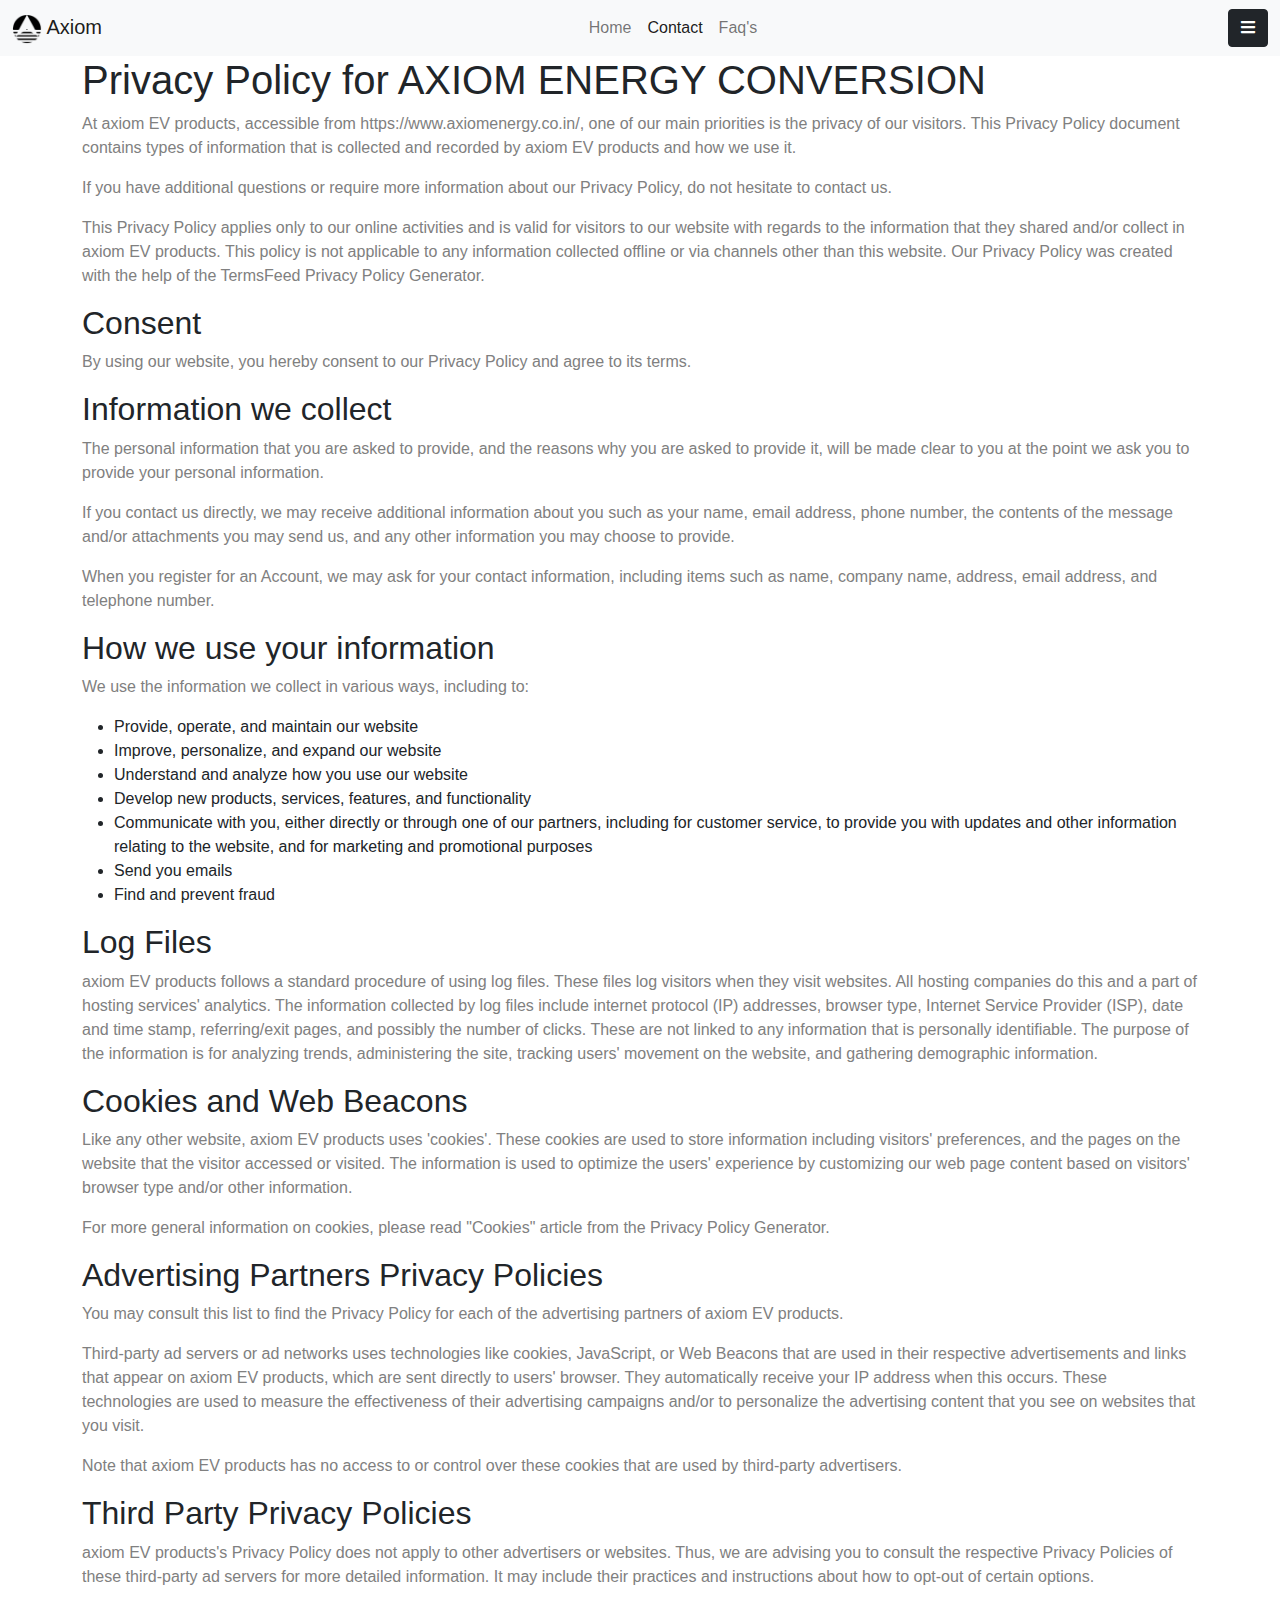
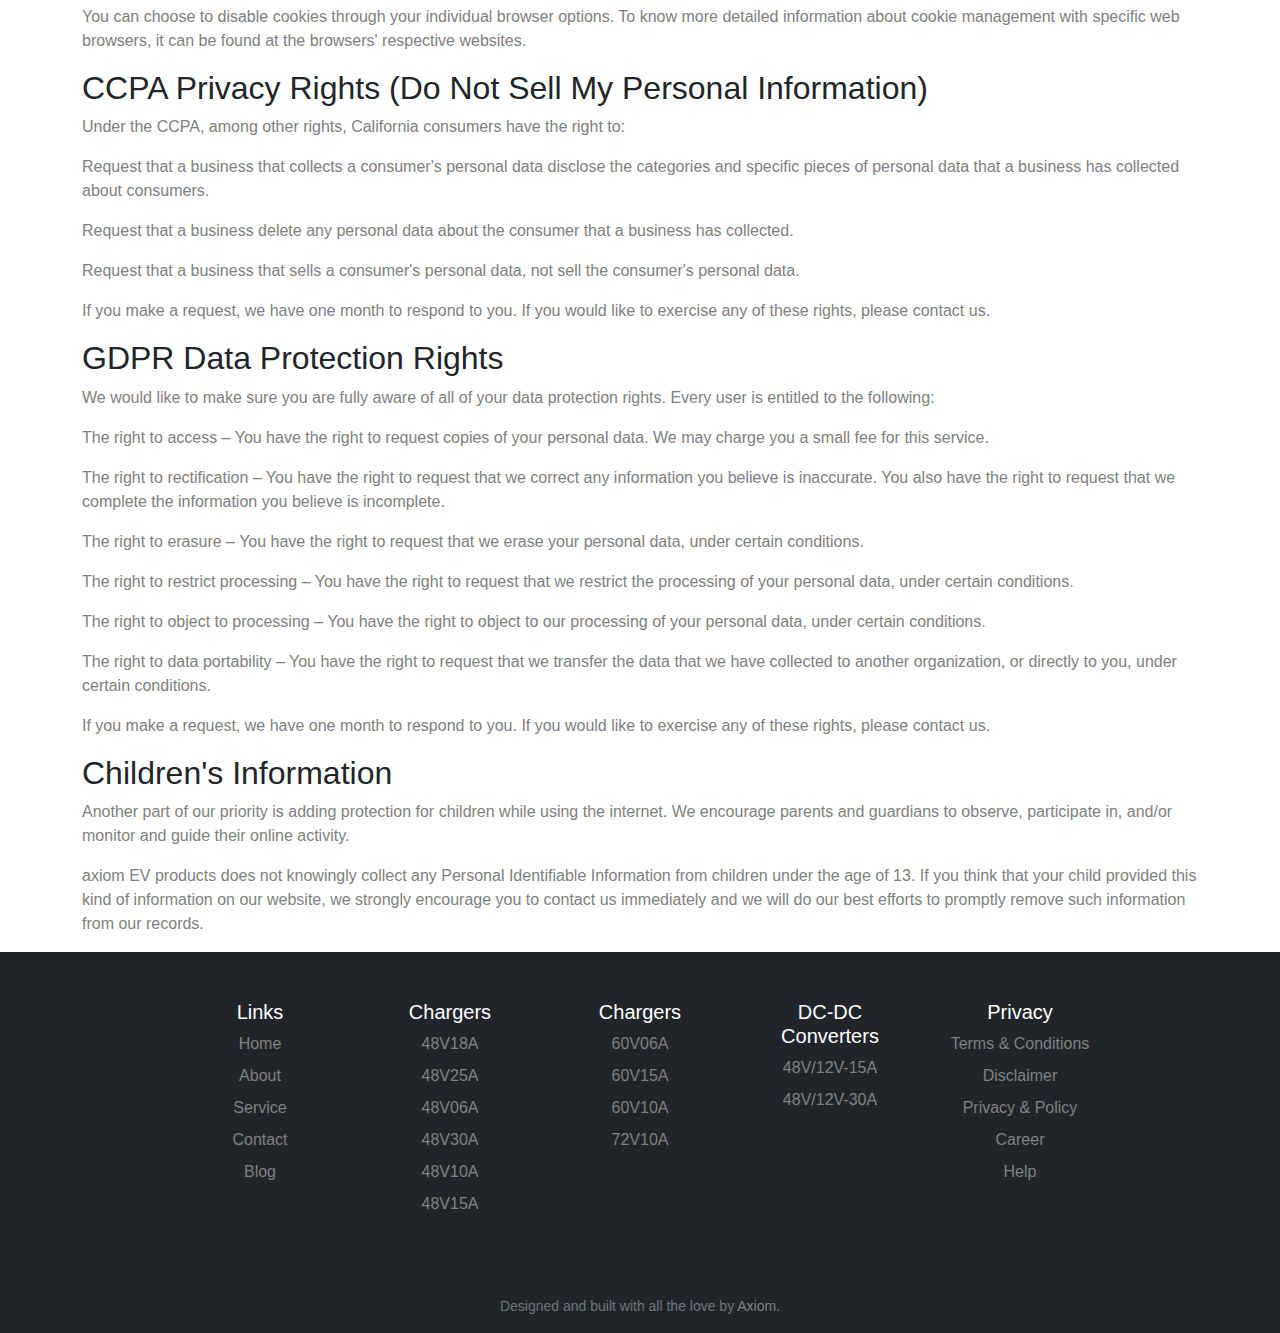
<file: privacy-policy.html>
<!DOCTYPE html>
<html lang="en">

<head>
    <meta charset="UTF-8">
    <meta http-equiv="X-UA-Compatible" content="IE=edge">
    <meta name="viewport" content="width=device-width, initial-scale=1.0">
    <link rel="shortcut icon" href="./img/favicon.ico.png" type="image/x-icon">
    <link rel="stylesheet" href="https://cdnjs.cloudflare.com/ajax/libs/font-awesome/5.15.4/css/all.min.css"
        integrity="sha512-1ycn6IcaQQ40/MKBW2W4Rhis/DbILU74C1vSrLJxCq57o941Ym01SwNsOMqvEBFlcgUa6xLiPY/NS5R+E6ztJQ=="
        crossorigin="anonymous" referrerpolicy="no-referrer" />

    <link rel="stylesheet" href="./css/bootstrap.css">
    <!-- <link rel="stylesheet" href="./css/style.css"> -->
    <title>Contact | Axiom EV Products</title>
    <style>
        p, ol{
            color: gray;
        }
    </style>
</head>

<body>
    <header>
        <nav class="navbar navbar-expand-lg navbar-light bg-light" id="desk-menu">
            <div class="container-fluid">
                <div>
                    <a class="navbar-brand " href="#">
                        <img src="./img/favicon_axiom.png" alt="" width="30" height="30"
                            class="d-inline-block align-text-center">
                        Axiom
                    </a>
                </div>

                <div class="collapse navbar-collapse" id="navbarSupportedContent">
                    <ul class="navbar-nav mx-auto mb-2 mb-lg-0" class="desk-menu">
                        <li class="nav-item">
                            <a class="nav-link" href="/index.html">Home</a>
                        </li>
                        <li class="nav-item">
                            <a class="nav-link active" aria-current="page" href="#">Contact</a>
                        </li>
                       
                        <li class="nav-item">
                            <a class="nav-link" href="#faqs">Faq's</a>
                        </li>
                        <li class="nav-item">

                        </li>

                    </ul>
                </div>


                <div>
                    <button class="btn btn-dark text-white mobile-menu" type="button" data-bs-toggle="offcanvas"
                        data-bs-target="#offcanvasRight" aria-controls="offcanvasRight"><i
                            class="fa fa-bars"></i></button>
                    <div class="offcanvas offcanvas-end" tabindex="-1" id="offcanvasRight"
                        aria-labelledby="offcanvasRightLabel">
                        <div class="offcanvas-header">
                            <h5 id="offcanvasRightLabel">Menu</h5>
                            <button type="button" class="btn-close text-reset" data-bs-dismiss="offcanvas"
                                aria-label="Close"></button>
                        </div>
                        <div class="offcanvas-body">
                            <ul class="navbar-nav flex-column">
                                <li class="nav-item">
                                    <a class="nav-link" href="./index.html">Home</a>
                                </li>
                                <li class="nav-item">
                                    <a class="nav-link" href="./about.html">About</a>
                                </li>
                                <li class="nav-item">
                                    <a class="nav-link" href="./products.html">Products</a>
                                </li>
                                <li class="nav-item">
                                    <a class="nav-link" href="./service.html">Service</a>
                                </li>
                                <li class="nav-item">
                                    <a class="nav-link" href="./contact.html">Contact</a>
                                </li>
                            </ul>
                        </div>
                    </div>
                </div>

            </div>
        </nav>

    </header>
    <main>
        <div class="container">
            <h1>Privacy Policy for AXIOM ENERGY CONVERSION</h1>

<p>At axiom EV products, accessible from https://www.axiomenergy.co.in/, one of our main priorities is the privacy of our visitors. This Privacy Policy document contains types of information that is collected and recorded by axiom EV products and how we use it.</p>

<p>If you have additional questions or require more information about our Privacy Policy, do not hesitate to contact us.</p>

<p>This Privacy Policy applies only to our online activities and is valid for visitors to our website with regards to the information that they shared and/or collect in axiom EV products. This policy is not applicable to any information collected offline or via channels other than this website. Our Privacy Policy was created with the help of the <a href="https://www.termsfeed.com/privacy-policy-generator/">TermsFeed Privacy Policy Generator</a>.</p>

<h2>Consent</h2>

<p>By using our website, you hereby consent to our Privacy Policy and agree to its terms.</p>

<h2>Information we collect</h2>

<p>The personal information that you are asked to provide, and the reasons why you are asked to provide it, will be made clear to you at the point we ask you to provide your personal information.</p>
<p>If you contact us directly, we may receive additional information about you such as your name, email address, phone number, the contents of the message and/or attachments you may send us, and any other information you may choose to provide.</p>
<p>When you register for an Account, we may ask for your contact information, including items such as name, company name, address, email address, and telephone number.</p>

<h2>How we use your information</h2>

<p>We use the information we collect in various ways, including to:</p>

<ul>
<li>Provide, operate, and maintain our website</li>
<li>Improve, personalize, and expand our website</li>
<li>Understand and analyze how you use our website</li>
<li>Develop new products, services, features, and functionality</li>
<li>Communicate with you, either directly or through one of our partners, including for customer service, to provide you with updates and other information relating to the website, and for marketing and promotional purposes</li>
<li>Send you emails</li>
<li>Find and prevent fraud</li>
</ul>

<h2>Log Files</h2>

<p>axiom EV products follows a standard procedure of using log files. These files log visitors when they visit websites. All hosting companies do this and a part of hosting services' analytics. The information collected by log files include internet protocol (IP) addresses, browser type, Internet Service Provider (ISP), date and time stamp, referring/exit pages, and possibly the number of clicks. These are not linked to any information that is personally identifiable. The purpose of the information is for analyzing trends, administering the site, tracking users' movement on the website, and gathering demographic information.</p>

<h2>Cookies and Web Beacons</h2>

<p>Like any other website, axiom EV products uses 'cookies'. These cookies are used to store information including visitors' preferences, and the pages on the website that the visitor accessed or visited. The information is used to optimize the users' experience by customizing our web page content based on visitors' browser type and/or other information.</p>

<p>For more general information on cookies, please read <a href="https://www.generateprivacypolicy.com/#cookies">"Cookies" article from the Privacy Policy Generator</a>.</p>



<h2>Advertising Partners Privacy Policies</h2>

<P>You may consult this list to find the Privacy Policy for each of the advertising partners of axiom EV products.</p>

<p>Third-party ad servers or ad networks uses technologies like cookies, JavaScript, or Web Beacons that are used in their respective advertisements and links that appear on axiom EV products, which are sent directly to users' browser. They automatically receive your IP address when this occurs. These technologies are used to measure the effectiveness of their advertising campaigns and/or to personalize the advertising content that you see on websites that you visit.</p>

<p>Note that axiom EV products has no access to or control over these cookies that are used by third-party advertisers.</p>

<h2>Third Party Privacy Policies</h2>

<p>axiom EV products's Privacy Policy does not apply to other advertisers or websites. Thus, we are advising you to consult the respective Privacy Policies of these third-party ad servers for more detailed information. It may include their practices and instructions about how to opt-out of certain options. </p>

<p>You can choose to disable cookies through your individual browser options. To know more detailed information about cookie management with specific web browsers, it can be found at the browsers' respective websites.</p>

<h2>CCPA Privacy Rights (Do Not Sell My Personal Information)</h2>

<p>Under the CCPA, among other rights, California consumers have the right to:</p>
<p>Request that a business that collects a consumer's personal data disclose the categories and specific pieces of personal data that a business has collected about consumers.</p>
<p>Request that a business delete any personal data about the consumer that a business has collected.</p>
<p>Request that a business that sells a consumer's personal data, not sell the consumer's personal data.</p>
<p>If you make a request, we have one month to respond to you. If you would like to exercise any of these rights, please contact us.</p>

<h2>GDPR Data Protection Rights</h2>

<p>We would like to make sure you are fully aware of all of your data protection rights. Every user is entitled to the following:</p>
<p>The right to access – You have the right to request copies of your personal data. We may charge you a small fee for this service.</p>
<p>The right to rectification – You have the right to request that we correct any information you believe is inaccurate. You also have the right to request that we complete the information you believe is incomplete.</p>
<p>The right to erasure – You have the right to request that we erase your personal data, under certain conditions.</p>
<p>The right to restrict processing – You have the right to request that we restrict the processing of your personal data, under certain conditions.</p>
<p>The right to object to processing – You have the right to object to our processing of your personal data, under certain conditions.</p>
<p>The right to data portability – You have the right to request that we transfer the data that we have collected to another organization, or directly to you, under certain conditions.</p>
<p>If you make a request, we have one month to respond to you. If you would like to exercise any of these rights, please contact us.</p>

<h2>Children's Information</h2>

<p>Another part of our priority is adding protection for children while using the internet. We encourage parents and guardians to observe, participate in, and/or monitor and guide their online activity.</p>

<p>axiom EV products does not knowingly collect any Personal Identifiable Information from children under the age of 13. If you think that your child provided this kind of information on our website, we strongly encourage you to contact us immediately and we will do our best efforts to promptly remove such information from our records.</p>
        </div>
        </main>
<footer class="bd-footer  bg-dark text-white text-center">
    <div class="container py-5">
        <div class="row">

            <div class="col-6 col-lg-2 offset-lg-1 mb-3">
                <h5>Links</h5>
                <ul class="list-unstyled">
                    <li class="mb-2"><a href="/">Home</a></li>
                    <li class="mb-2"><a href="#">About</a></li>
                    <li class="mb-2"><a href="#">Service</a></li>
                    <li class="mb-2"><a href="#">Contact</a></li>
                    <li class="mb-2"><a href="#">Blog</a></li>
                </ul>
            </div>
            <div class="col-6 col-lg-2 mb-3">
                <h5>Chargers</h5>
                <ul class="list-unstyled">
                    <li class="mb-2"><a href="#">48V18A</a></li>
                    <li class="mb-2"><a href="#">48V25A</a></li>
                    <li class="mb-2"><a href="#">48V06A</a></li>
                    <li class="mb-2"><a href="#">48V30A</a></li>
                    <li class="mb-2"><a href="#">48V10A</a></li>
                    <li class="mb-2"><a href="#">48V15A</a></li>


                </ul>
            </div>
            <div class="col-6 col-lg-2 mb-3">
                <h5>Chargers</h5>
                <ul class="list-unstyled">

                    <li class="mb-2"><a href="#">60V06A</a></li>
                    <li class="mb-2"><a href="#">60V15A</a></li>
                    <li class="mb-2"><a href="#">60V10A</a></li>
                    <li class="mb-2"><a href="#">72V10A</a></li>


                </ul>
            </div>
            <div class="col-6 col-lg-2 mb-3">
                <h5>DC-DC Converters</h5>
                <ul class="list-unstyled">
                    <li class="mb-2"><a href="#">48V/12V-15A</a></li>
                    <li class="mb-2"><a href="#">48V/12V-30A</a></li>

                </ul>
            </div>
            <div class="col-6 col-lg-2 mb-3">
                <h5>Privacy</h5>
                <ul class="list-unstyled">
                    <li class="mb-2"><a href="/">Terms & Conditions</a></li>
                    <li class="mb-2"><a href="#">Disclaimer</a></li>
                    <li class="mb-2"><a href="#">Privacy & Policy</a></li>
                    <li class="mb-2"><a href="#">Career</a></li>
                    <li class="mb-2"><a href="#">Help</a></li>
                </ul>
            </div>
        </div>
    </div>
    <div class="container-fluid bg-dark ">
        <div class="row text-center">
            <ul class="list-unstyled small text-muted ">
                <li class="mb-0" py-2>Designed and built with all the love by <a
                        href="https://github.com/sawarkar-bhongir"> Axiom. </a> </li>

            </ul>
        </div>
    </div>
</footer>

<script src="js/bootstrap.bundle.min.js"></script>
<script src="js/app.js"></script>

</body>

</html>
</file>
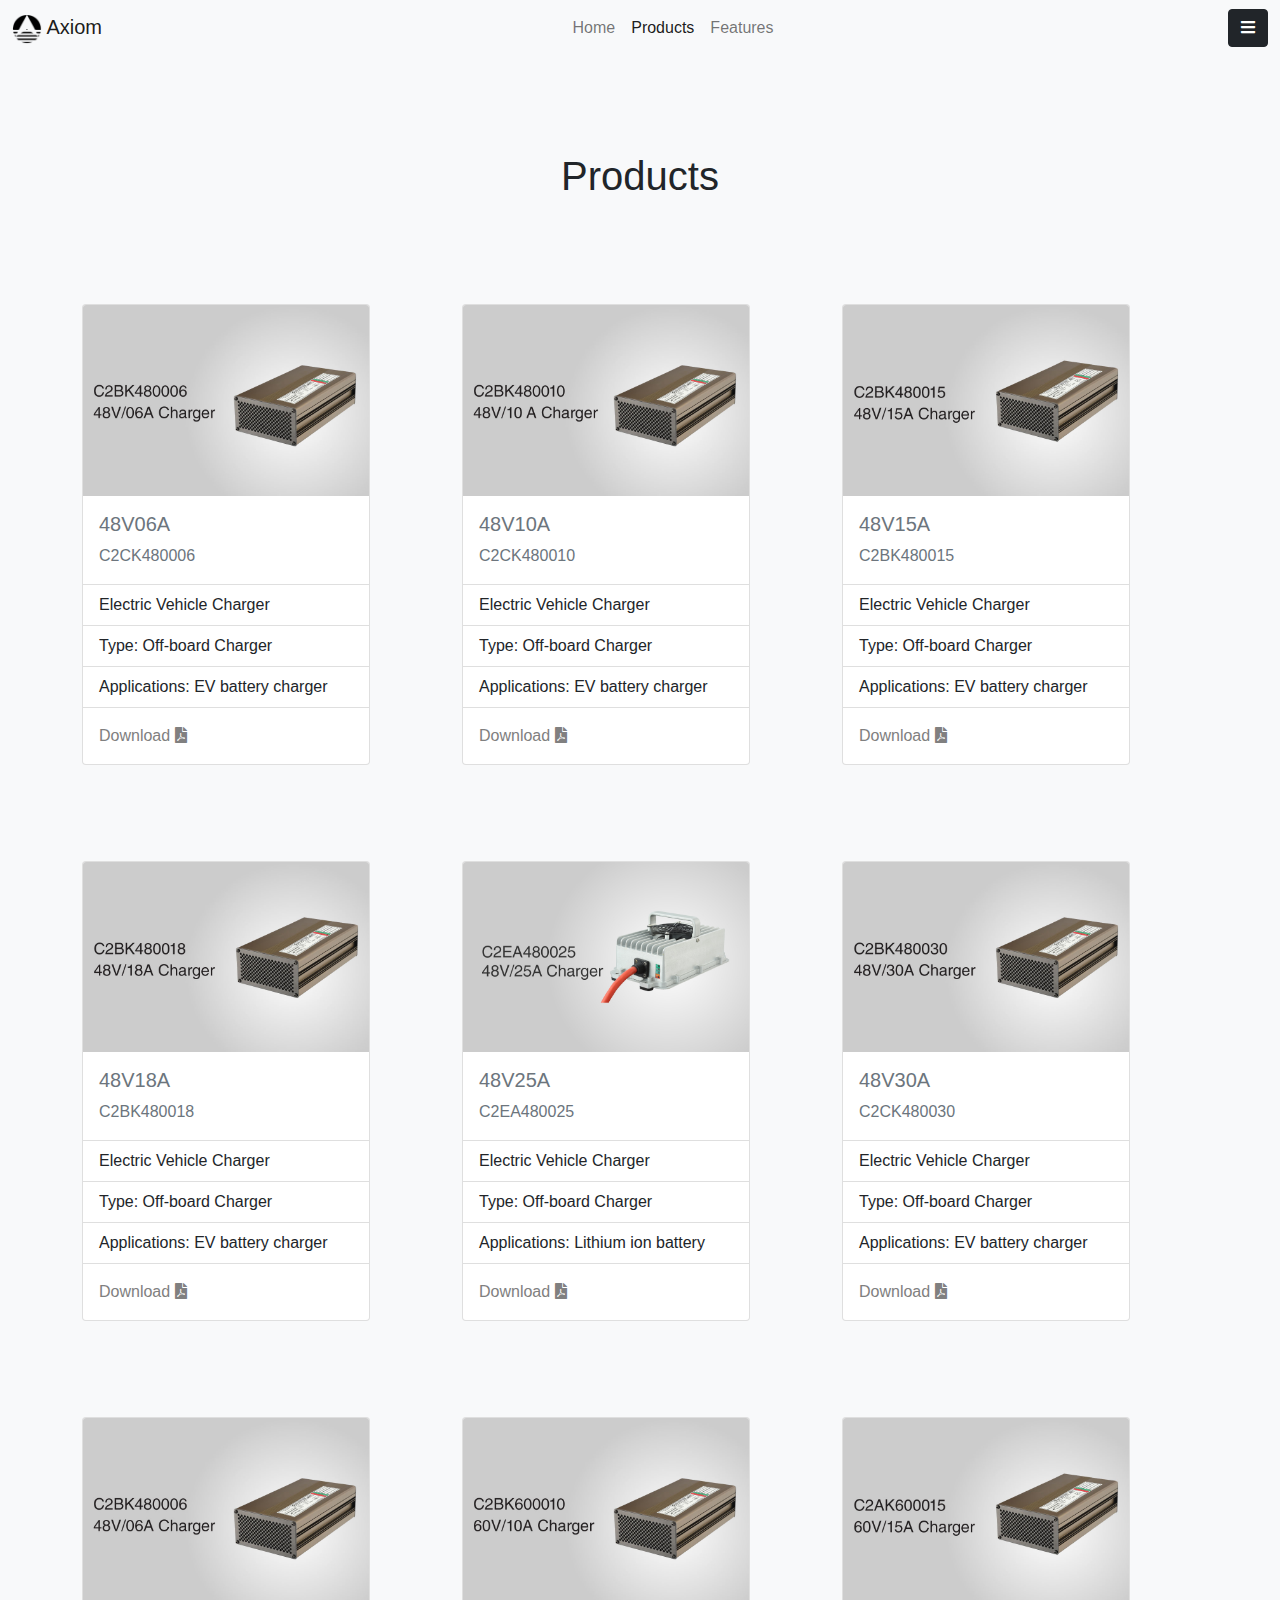
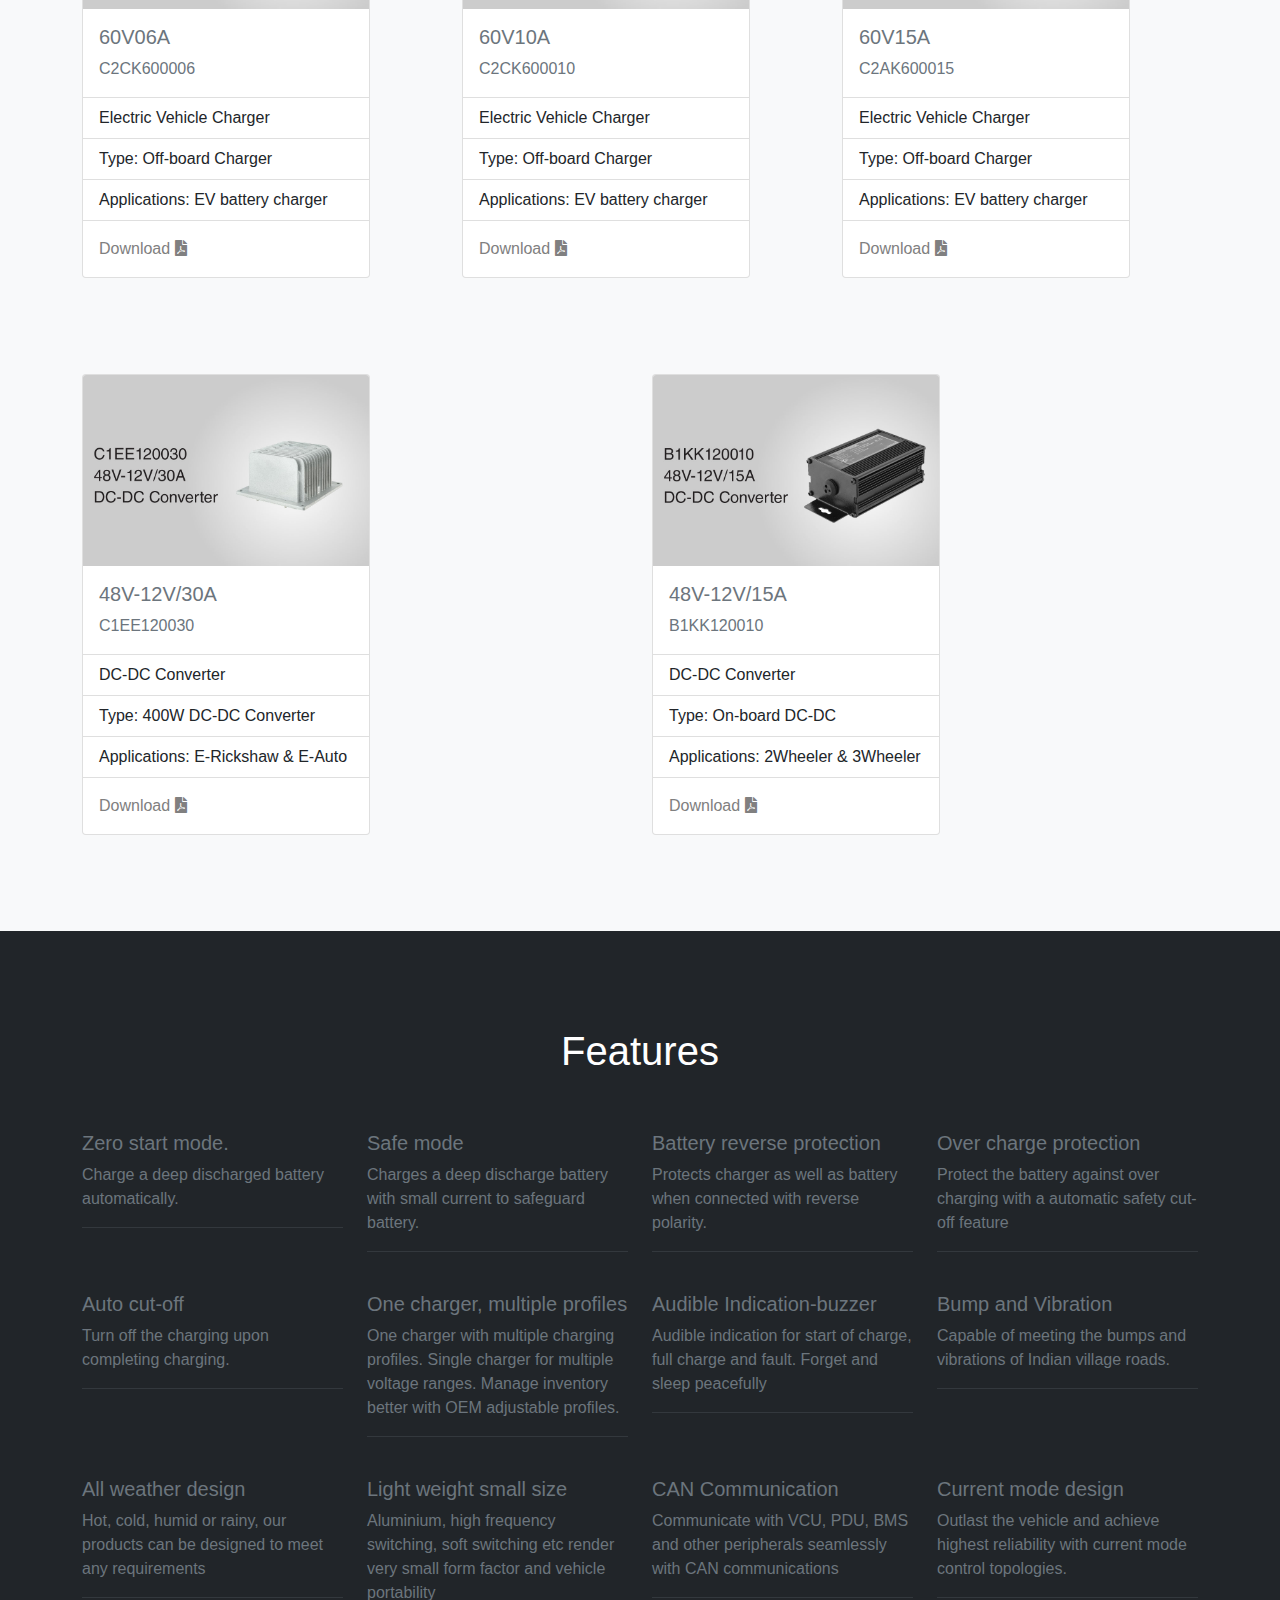
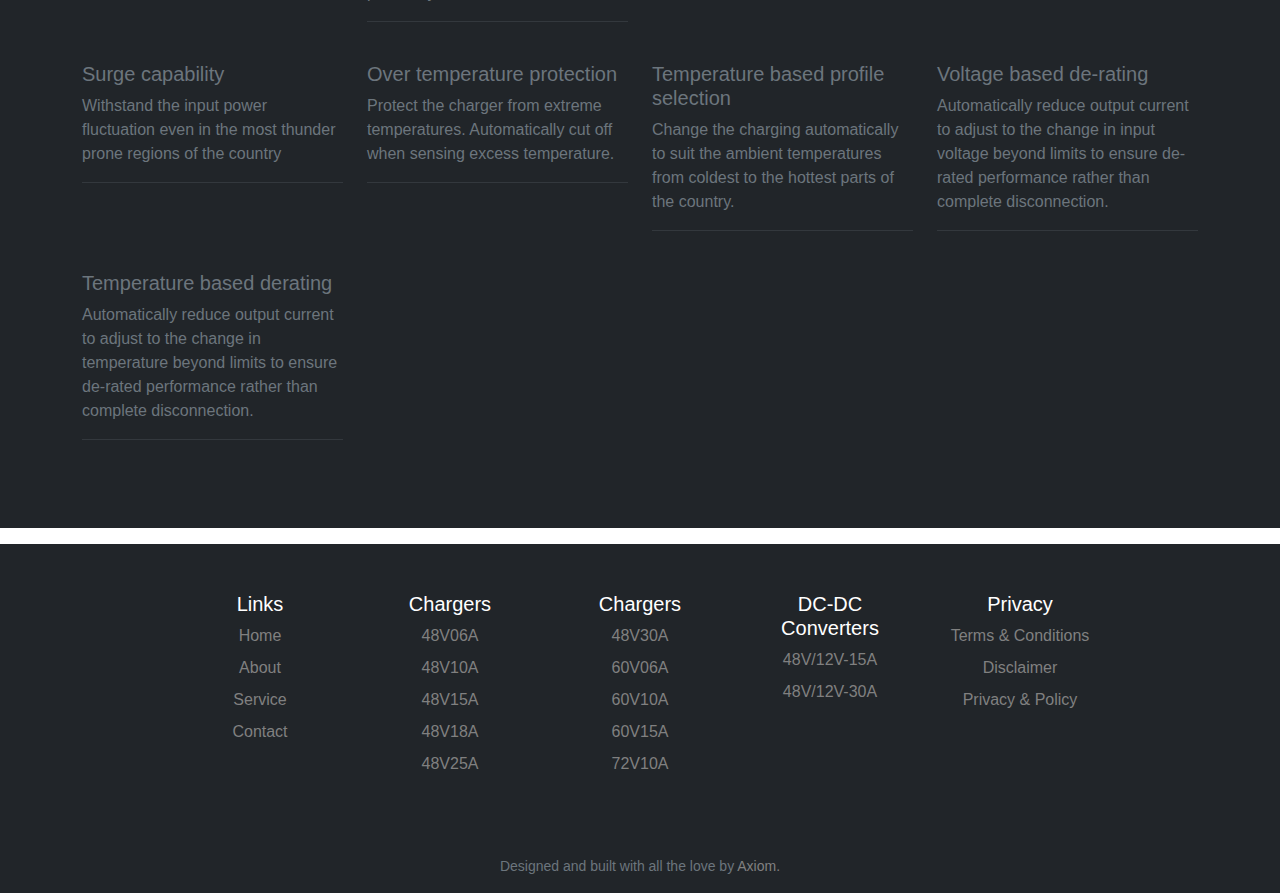
<file: products.html>
<!DOCTYPE html>
<html lang="en">

<head>
    <meta charset="UTF-8">
    <meta http-equiv="X-UA-Compatible" content="IE=edge">
    <meta name="viewport" content="width=device-width, initial-scale=1.0">
    <link rel="shortcut icon" href="./img/favicon.ico.png" type="image/x-icon">
    <link rel="stylesheet" href="https://cdnjs.cloudflare.com/ajax/libs/font-awesome/5.15.4/css/all.min.css"
        integrity="sha512-1ycn6IcaQQ40/MKBW2W4Rhis/DbILU74C1vSrLJxCq57o941Ym01SwNsOMqvEBFlcgUa6xLiPY/NS5R+E6ztJQ=="
        crossorigin="anonymous" referrerpolicy="no-referrer" />

    <link rel="stylesheet" href="./css/bootstrap.css">
    <!-- <link rel="stylesheet" href="./css/style.css"> -->
    <title>Products | Axiom EV Products</title>
</head>

<body>
    <header>
        <nav class="navbar navbar-expand-lg navbar-light bg-light" id="desk-menu">
            <div class="container-fluid">
                <div>
                    <a class="navbar-brand " href="#">
                        <img src="./img/favicon_axiom.png" alt="" width="30" height="30"
                            class="d-inline-block align-text-center">
                        Axiom
                    </a>
                </div>

                <div class="collapse navbar-collapse" id="navbarSupportedContent">
                    <ul class="navbar-nav mx-auto mb-2 mb-lg-0" class="desk-menu">
                        <li class="nav-item">
                            <a class="nav-link" href="/index.html">Home</a>
                        </li>
                        <li class="nav-item">
                            <a class="nav-link active" aria-current="page" href="#products">Products</a>
                        </li>
                        <li class="nav-item">
                            <a class="nav-link" href="#features">Features</a>
                        </li>



                    </ul>
                </div>


                <div>
                    <button class="btn btn-dark text-white mobile-menu" type="button" data-bs-toggle="offcanvas"
                        data-bs-target="#offcanvasRight" aria-controls="offcanvasRight"><i
                            class="fa fa-bars"></i></button>
                    <div class="offcanvas offcanvas-end" tabindex="-1" id="offcanvasRight"
                        aria-labelledby="offcanvasRightLabel">
                        <div class="offcanvas-header">
                            <h5 id="offcanvasRightLabel">Menu</h5>
                            <button type="button" class="btn-close text-reset" data-bs-dismiss="offcanvas"
                                aria-label="Close"></button>
                        </div>
                        <div class="offcanvas-body">
                            <ul class="navbar-nav flex-column">
                                <li class="nav-item">
                                    <a class="nav-link" href="./index.html">Home</a>
                                </li>
                                <li class="nav-item">
                                    <a class="nav-link" href="./about.html">About</a>
                                </li>
                                <li class="nav-item">
                                    <a class="nav-link" href="./products.html">Products</a>
                                </li>
                                <li class="nav-item">
                                    <a class="nav-link" href="./service.html">Service</a>
                                </li>
                                <li class="nav-item">
                                    <a class="nav-link" href="./contact.html">Contact</a>
                                </li>
                            </ul>
                        </div>
                    </div>
                </div>

            </div>
        </nav>

    </header>
    <main class="text-secondary">

        <section id="products" class="bg-light py-5">
            <div class="text-center text-dark py-5">
                <h1>Products</h1>
            </div>
            <div class="container">
                <div class="row">

                    <div class="col my-5">
                        <div class="card" style="width: 18rem;">
                            <img src="./img/48v-06a.jpg
                        " class="card-img-top" alt="...">
                            <div class="card-body">
                                <h5 class="card-title">48V06A</h5>
                                <p class="card-text">C2CK480006</p>
                            </div>
                            <ul class="list-group list-group-flush">
                                <li class="list-group-item">Electric Vehicle Charger</li>
                                <li class="list-group-item">Type: Off-board Charger</li>
                                <li class="list-group-item">Applications: EV battery charger</li>
                            </ul>
                            <div class="card-body">
                                <a href="./Brouchuer/C2BK480006.pdf">Download <i class="fas fa-file-pdf"></i></a>

                            </div>

                        </div>
                    </div>
                    <div class="col my-5">
                        <div class="card" style="width: 18rem;">
                            <img src="./img/48v-10a.jpg" class="card-img-top" alt="...">
                            <div class="card-body">
                                <h5 class="card-title">48V10A</h5>
                                <p class="card-text">C2CK480010</p>
                            </div>
                            <ul class="list-group list-group-flush">
                                <li class="list-group-item">Electric Vehicle Charger</li>
                                <li class="list-group-item">Type: Off-board Charger</li>
                                <li class="list-group-item">Applications: EV battery charger</li>
                            </ul>
                            <div class="card-body">
                                <a href="./Brouchuer/C2BK480010.pdf">Download <i class="fas fa-file-pdf"></i></a>

                            </div>

                        </div>
                    </div>
                    <div class="col my-5">
                        <div class="card" style="width: 18rem;">
                            <img src="./img/48v-15a.jpg" class="card-img-top" alt="...">
                            <div class="card-body">
                                <h5 class="card-title">48V15A</h5>
                                <p class="card-text">C2BK480015</p>
                            </div>
                            <ul class="list-group list-group-flush">
                                <li class="list-group-item">Electric Vehicle Charger</li>
                                <li class="list-group-item">Type: Off-board Charger</li>
                                <li class="list-group-item">Applications: EV battery charger</li>
                            </ul>
                            <div class="card-body">
                                <a href="./Brouchuer/C2BK480015.pdf">Download <i class="fas fa-file-pdf"></i></a>

                            </div>

                        </div>
                    </div>
                    <div class="col my-5">
                        <div class="card" style="width: 18rem;">
                            <img src="./img/48v-18a.jpg" class="card-img-top" alt="...">
                            <div class="card-body">
                                <h5 class="card-title">48V18A</h5>
                                <p class="card-text">C2BK480018</p>
                            </div>
                            <ul class="list-group list-group-flush">
                                <li class="list-group-item">Electric Vehicle Charger</li>
                                <li class="list-group-item">Type: Off-board Charger</li>
                                <li class="list-group-item">Applications: EV battery charger</li>
                            </ul>
                            <div class="card-body">
                                <a href="./Brouchuer/C2BK480018.pdf">Download <i class="fas fa-file-pdf"></i></a>

                            </div>

                        </div>
                    </div>
                    <div class="col my-5">
                        <div class="card" style="width: 18rem;">
                            <img src="./img/48v25a.jpg" class="card-img-top" alt="...">
                            <div class="card-body">
                                <h5 class="card-title">48V25A</h5>
                                <p class="card-text">C2EA480025</p>
                            </div>
                            <ul class="list-group list-group-flush">
                                <li class="list-group-item">Electric Vehicle Charger</li>
                                <li class="list-group-item">Type: Off-board Charger</li>
                                <li class="list-group-item">Applications: Lithium ion battery</li>
                            </ul>
                            <div class="card-body">
                                <a href="./Brouchuer/C2EA480025.pdf">Download <i class="fas fa-file-pdf"></i></a>

                            </div>

                        </div>
                    </div>
                    <div class="col my-5">
                        <div class="card" style="width: 18rem;">
                            <img src="./img/48v-30.jpg" class="card-img-top" alt="...">
                            <div class="card-body">
                                <h5 class="card-title">48V30A</h5>
                                <p class="card-text">C2CK480030</p>
                            </div>
                            <ul class="list-group list-group-flush">
                                <li class="list-group-item">Electric Vehicle Charger</li>
                                <li class="list-group-item">Type: Off-board Charger</li>
                                <li class="list-group-item">Applications: EV battery charger</li>
                            </ul>
                            <div class="card-body">
                                <a href="./Brouchuer/C2CK480030 .pdf">Download <i class="fas fa-file-pdf"></i></a>

                            </div>

                        </div>
                    </div>
                    <div class="col my-5">
                        <div class="card" style="width: 18rem;">
                            <img src="./img/48v-06a.jpg
                        " class="card-img-top" alt="...">
                            <div class="card-body">
                                <h5 class="card-title">60V06A</h5>
                                <p class="card-text">C2CK600006</p>
                            </div>
                            <ul class="list-group list-group-flush">
                                <li class="list-group-item">Electric Vehicle Charger</li>
                                <li class="list-group-item">Type: Off-board Charger</li>
                                <li class="list-group-item">Applications: EV battery charger</li>
                            </ul>
                            <div class="card-body">
                                <a href="./Brouchuer/C2CK600006.pdf">Download <i class="fas fa-file-pdf"></i></a>

                            </div>

                        </div>
                    </div>
                    <div class="col my-5">
                        <div class="card" style="width: 18rem;">
                            <img src="./img/60v-10a.jpg" class="card-img-top" alt="...">
                            <div class="card-body">
                                <h5 class="card-title">60V10A</h5>
                                <p class="card-text">C2CK600010</p>
                            </div>
                            <ul class="list-group list-group-flush">
                                <li class="list-group-item">Electric Vehicle Charger</li>
                                <li class="list-group-item">Type: Off-board Charger</li>
                                <li class="list-group-item">Applications: EV battery charger</li>
                            </ul>
                            <div class="card-body">
                                <a href="./Brouchuer/C2BK600010.pdf">Download <i class="fas fa-file-pdf"></i></a>

                            </div>

                        </div>
                    </div>
                    <div class="col my-5">
                        <div class="card" style="width: 18rem;">
                            <img src="./img/60v-15a.jpg" class="card-img-top" alt="...">
                            <div class="card-body">
                                <h5 class="card-title">60V15A</h5>
                                <p class="card-text">C2AK600015</p>
                            </div>
                            <ul class="list-group list-group-flush">
                                <li class="list-group-item">Electric Vehicle Charger</li>
                                <li class="list-group-item">Type: Off-board Charger</li>
                                <li class="list-group-item">Applications: EV battery charger</li>
                            </ul>
                            <div class="card-body">
                                <a href="./Brouchuer/C2AK600015.pdf">Download <i class="fas fa-file-pdf"></i></a>

                            </div>

                        </div>
                    </div>
                    <div class="col my-5">
                        <div class="card" style="width: 18rem;">
                            <img src="./img/48v-12a-dc-dc.jpg" class="card-img-top" alt="...">
                            <div class="card-body">
                                <h5 class="card-title">48V-12V/30A</h5>
                                <p class="card-text">C1EE120030</p>
                            </div>
                            <ul class="list-group list-group-flush">
                                <li class="list-group-item">DC-DC Converter</li>
                                <li class="list-group-item">Type: 400W DC-DC Converter</li>
                                <li class="list-group-item">Applications: E-Rickshaw & E-Auto</li>
                            </ul>
                            <div class="card-body">
                                <a href="./Brouchuer/C2BK480006.pdf">Download <i class="fas fa-file-pdf"></i></a>

                            </div>

                        </div>
                    </div>
                    <div class="col my-5">
                        <div class="card" style="width: 18rem;">
                            <img src="./img/48v-12v-15a.jpg" class="card-img-top" alt="...">
                            <div class="card-body">
                                <h5 class="card-title">48V-12V/15A</h5>
                                <p class="card-text">B1KK120010</p>
                            </div>
                            <ul class="list-group list-group-flush">
                                <li class="list-group-item">DC-DC Converter</li>
                                <li class="list-group-item">Type: On-board DC-DC</li>
                                <li class="list-group-item">Applications: 2Wheeler & 3Wheeler</li>
                            </ul>
                            <div class="card-body">
                                <a href="./Brouchuer/C2BK480006.pdf">Download <i class="fas fa-file-pdf"></i></a>

                            </div>

                        </div>
                    </div>
                </div>
            </div>
            <!-- <div class="container-fluid">
                <div class="row d-flex align-items-center">
                    <div class="col-md-4 my-3">
                        <div class="card">
                            <img src="./img/slider-1.jpg" class="card-img-top mb-3" alt="...">
                            <div class="card-body">
                                <h5 class="card-title mb-3">48V 15A</h5>
                            <hr>

                            </div>
                        </div>
                    </div>
                    <div class="col-md-4 my-3">
                        <div class="card">
                            <img src="./img/slider-1.jpg" class="card-img-top" alt="...">
                            <div class="card-body">
                                <h5 class="card-title">48V 30A</h5>
                                <p class="card-text">Some quick example text to build on the card title and make up the
                                    bulk of the card's content.</p>
                                <div class="btn-group" role="group" aria-label="Basic example">
                                    <button type="button" class="btn btn-secondary">view</button>
                                    <a type="button" class="btn btn-secondary"
                                        href="./Brouchuer/B1KK120010.pdf">Download PDF <i
                                            class="fas fa-file-download"></i></a>

                                </div>
                            </div>
                        </div>
                    </div>
                    <div class="col-md-4 my-3">
                        <div class="card">
                            <img src="./img/slider-1.jpg" class="card-img-top" alt="...">
                            <div class="card-body">
                                <h5 class="card-title">60V 15A</h5>
                                <p class="card-text">Some quick example text to build on the card title and make up the
                                    bulk of the card's content.</p>
                                <div class="btn-group" role="group" aria-label="Basic example">
                                    <button type="button" class="btn btn-secondary">view</button>
                                    <button type="button" class="btn btn-secondary">Download PDF <i
                                            class="fas fa-file-download"></i></button>

                                </div>
                            </div>
                        </div>
                    </div>
                    <div class="col-md-4 my-3">
                        <div class="card">
                            <img src="./img/slider-1.jpg" class="card-img-top" alt="...">
                            <div class="card-body">
                                <h5 class="card-title">48V/ 06A</h5>
                                <p class="card-text">Some quick example text to build on the card title and make up the
                                    bulk of the card's content.</p>
                                <div class="btn-group" role="group" aria-label="Basic example">
                                    <button type="button" class="btn btn-secondary">view</button>
                                    <button type="button" class="btn btn-secondary">Download PDF <i
                                            class="fas fa-file-download"></i></button>

                                </div>
                            </div>
                        </div>
                    </div>
                    <div class="col-md-4 my-3">
                        <div class="card">
                            <img src="./img/slider-1.jpg" class="card-img-top" alt="...">
                            <div class="card-body">
                                <h5 class="card-title">48V / 06A</h5>
                                <p class="card-text">Some quick example text to build on the card title and make up the
                                    bulk of the card's content.</p>
                                <div class="btn-group" role="group" aria-label="Basic example">
                                    <button type="button" class="btn btn-secondary">view</button>
                                    <button type="button" class="btn btn-secondary">Download PDF <i
                                            class="fas fa-file-download"></i></button>

                                </div>
                            </div>
                        </div>
                    </div>
                    <div class="col-md-4 my-3">
                        <div class="card">
                            <img src="./img/slider-1.jpg" class="card-img-top" alt="...">
                            <div class="card-body">
                                <h5 class="card-title">48V / 10A</h5>
                                <p class="card-text">Some quick example text to build on the card title and make up the
                                    bulk of the card's content.</p>
                                <div class="btn-group" role="group" aria-label="Basic example">
                                    <button type="button" class="btn btn-secondary">view</button>
                                    <button type="button" class="btn btn-secondary">Download PDF <i
                                            class="fas fa-file-download"></i></button>

                                </div>
                            </div>
                        </div>
                    </div>
                    <div class="col-md-4 my-3">
                        <div class="card">
                            <img src="./img/slider-1.jpg" class="card-img-top" alt="...">
                            <div class="card-body">
                                <h5 class="card-title">60V 10A</h5>
                                <p class="card-text">Some quick example text to build on the card title and make up the
                                    bulk of the card's content.</p>
                                <div class="btn-group" role="group" aria-label="Basic example">
                                    <button type="button" class="btn btn-secondary">view</button>
                                    <button type="button" class="btn btn-secondary">Download PDF <i
                                            class="fas fa-file-download"></i></button>

                                </div>
                            </div>
                        </div>
                    </div>
                    <div class="col-md-4 my-3">
                        <div class="card">
                            <img src="./img/slider-1.jpg" class="card-img-top" alt="...">
                            <div class="card-body">
                                <h5 class="card-title">48V 18A</h5>
                                <p class="card-text">Some quick example text to build on the card title and make up the
                                    bulk of the card's content.</p>
                                <div class="btn-group" role="group" aria-label="Basic example">
                                    <button type="button" class="btn btn-secondary">view</button>
                                    <button type="button" class="btn btn-secondary">Download PDF <i
                                            class="fas fa-file-download"></i></button>

                                </div>
                            </div>
                        </div>
                    </div>
                    <div class="col-md-4 my-3">
                        <div class="card">
                            <img src="./img/slider-1.jpg" class="card-img-top" alt="...">
                            <div class="card-body">
                                <h5 class="card-title">48V 25A</h5>
                                <p class="card-text">Some quick example text to build on the card title and make up the
                                    bulk of the card's content.</p>
                                <div class="btn-group" role="group" aria-label="Basic example">
                                    <button type="button" class="btn btn-secondary">view</button>
                                    <button type="button" class="btn btn-secondary">Download PDF <i
                                            class="fas fa-file-download"></i></button>

                                </div>
                            </div>
                        </div>
                    </div>
                    <div class="col-md-4 my-3">
                        <div class="card">
                            <img src="./img/slider-1.jpg" class="card-img-top" alt="...">
                            <div class="card-body">
                                <h5 class="card-title">48V 12V - 30A</h5>
                                <p class="card-text">Some quick example text to build on the card title and make up the
                                    bulk of the card's content.</p>
                                <div class="btn-group" role="group" aria-label="Basic example">
                                    <button type="button" class="btn btn-secondary">view</button>
                                    <button type="button" class="btn btn-secondary">Download PDF <i
                                            class="fas fa-file-download"></i></button>

                                </div>
                            </div>
                        </div>
                    </div>
                    <div class="col-md-4 my-3">
                        <div class="card">
                            <img src="./img/slider-1.jpg" class="card-img-top" alt="...">
                            <div class="card-body">
                                <h5 class="card-title">48V / 12V -15A</h5>
                                <p class="card-text">Some quick example text to build on the card title and make up the
                                    bulk of the card's content.</p>
                                <div class="btn-group" role="group" aria-label="Basic example">
                                    <button type="button" class="btn btn-secondary">view</button>
                                    <button type="button" class="btn btn-secondary">Download PDF <i
                                            class="fas fa-file-download"></i></button>

                                </div>
                            </div>
                        </div>
                    </div>
                    <div class="col-md-4 my-3">
                        <div class="card">
                            <img src="./img/slider-1.jpg" class="card-img-top" alt="...">
                            <div class="card-body">
                                <h5 class="card-title">48V 12V - 10A</h5>
                                <p class="card-text">Some quick example text to build on the card title and make up the
                                    bulk of the card's content.</p>
                                <div class="btn-group" role="group" aria-label="Basic example">
                                    <button type="button" class="btn btn-secondary">view</button>
                                    <button type="button" class="btn btn-secondary">Download PDF <i
                                            class="fas fa-file-download"></i></button>

                                </div>
                            </div>
                        </div>
                    </div>

                </div>
            </div> -->
        </section>
        <section class=" bg-dark py-5 mb-3" id="features">
            <div class="text-center text-white py-5">
                <h1>Features</h1>
            </div>
            <div class="container">
                <div class="row">
                    <div class="col-md-3 mb-4 ">
                        <!-- <img src="./img/SVG/zero.svg" alt="" style="height: 80px;"  class="mb-3"> -->
                        <h5>Zero start mode. </h5>
                        <p>Charge a deep discharged battery automatically.</p>
                        <hr>
                    </div>

                    <div class="col-md-3 mb-4 ">
                        <!-- <img src="./img/SVG/safemode.svg" alt="" style="height: 80px;"  class="mb-3"> -->
                        <h5>Safe mode</h5>
                        <p>Charges a deep discharge battery with small current to safeguard battery. </p>
                        <hr>
                    </div>

                    <div class="col-md-3 mb-4">
                        <!-- <img src="./img/SVG/br.svg" alt="" style="height: 80px;"  class="mb-3"> -->
                        <h5>Battery reverse protection</h5>
                        <p>Protects charger as well as battery when connected with reverse polarity.</p>
                        <hr>
                    </div>
                    <div class="col-md-3 mb-4">
                        <h5>Over charge protection</h5>
                        <p>Protect the battery against over charging with a automatic safety cut-off feature</p>
                        <hr>
                    </div>
                    <div class="col-md-3 mb-4">
                        <h5>Auto cut-off</h5>
                        <p>Turn off the charging upon completing charging.</p>
                        <hr>
                    </div>
                    <div class="col-md-3 mb-4">
                        <h5>One charger, multiple profiles</h5>
                        <p>One charger with multiple charging profiles. Single charger for multiple voltage ranges.
                            Manage inventory better with OEM adjustable profiles.</p>
                        <hr>
                    </div>
                    <div class="col-md-3 mb-4">
                        <h5>Audible Indication-buzzer</h5>
                        <p>Audible indication for start of charge, full charge and fault. Forget and sleep peacefully
                        </p>
                        <hr>
                    </div>
                    <div class="col-md-3 mb-4">
                        <h5>Bump and Vibration</h5>
                        <p>Capable of meeting the bumps and vibrations of Indian village roads.</p>
                        <hr>
                    </div>
                    <div class="col-md-3 mb-4">

                        <h5>All weather design</h5>
                        <p>Hot, cold, humid or rainy, our products can be designed to meet any requirements</p>
                        <hr>
                    </div>
                    <div class="col-md-3 mb-4">
                        <h5>Light weight small size</h5>
                        <p>Aluminium, high frequency switching, soft switching etc render very small form factor and
                            vehicle portability</p>
                        <hr>
                    </div>
                    <div class="col-md-3 mb-4">
                        <h5>CAN Communication</h5>
                        <p>Communicate with VCU, PDU, BMS and other peripherals seamlessly with CAN communications</p>
                        <hr>
                    </div>
                    <div class="col-md-3 mb-4">
                        <h5>Current mode design</h5>
                        <p>Outlast the vehicle and achieve highest reliability with current mode control topologies.
                        </p>
                        <hr>
                    </div>
                    <div class="col-md-3 mb-4">
                        <h5>Surge capability</h5>
                        <p>Withstand the input power fluctuation even in the most thunder prone regions of the country
                        </p>
                        <hr>
                    </div>
                    <div class="col-md-3 mb-4">
                        <h5>Over temperature protection</h5>
                        <p>Protect the charger from extreme temperatures. Automatically cut off when sensing excess
                            temperature.
                        </p>
                        <hr>
                    </div>
                    <div class="col-md-3 mb-4">
                        <h5>Temperature based profile selection</h5>
                        <p>Change the charging automatically to suit the ambient temperatures from coldest to the
                            hottest parts of the country.
                        </p>
                        <hr>
                    </div>
                    <div class="col-md-3 mb-4">
                        <h5>Voltage based de-rating</h5>
                        <p>Automatically reduce output current to adjust to the change in input voltage beyond limits to
                            ensure de-rated performance rather than complete disconnection.
                        </p>
                        <hr>
                    </div>
                    <div class="col-md-3 mb-4">
                        <h5>Temperature based derating</h5>
                        <p>Automatically reduce output current to adjust to the change in temperature beyond limits to
                            ensure de-rated performance rather than complete disconnection.
                        </p>
                        <hr>
                    </div>



                </div>
            </div>
        </section>


    </main>
    <footer class="bd-footer  bg-dark text-white text-center">
        <div class="container py-5">
            <div class="row">

                <div class="col-6 col-lg-2 offset-lg-1 mb-3">
                    <h5>Links</h5>
                    <ul class="list-unstyled">
                        <li class="mb-2"><a href="/">Home</a></li>
                        <li class="mb-2"><a href="./about.html">About</a></li>
                        <li class="mb-2"><a href="./service.html">Service</a></li>
                        <li class="mb-2"><a href="./contact.html">Contact</a></li>
                        <!-- <li class="mb-2"><a href="#">Blog</a></li> -->
                    </ul>
                </div>
                <div class="col-6 col-lg-2 mb-3">
                    <h5>Chargers</h5>
                    <ul class="list-unstyled">
                        <li class="mb-2"><a href="./Brouchuer/C2BK480006.pdf">48V06A</a></li>
                        <li class="mb-2"><a href="./Brouchuer/C2BK480010.pdf">48V10A</a></li>
                        <li class="mb-2"><a href="./Brouchuer/C2BK480015.pdf">48V15A</a></li>
                        <li class="mb-2"><a href="./Brouchuer/C2BK480018.pdf">48V18A</a></li>
                        <li class="mb-2"><a href="./Brouchuer/C2EA480025.pdf">48V25A</a></li>




                    </ul>
                </div>
                <div class="col-6 col-lg-2 mb-3">
                    <h5>Chargers</h5>
                    <ul class="list-unstyled">
                        <li class="mb-2"><a href="./Brouchuer/C2CK480030 .pdf">48V30A</a></li>
                        <li class="mb-2"><a href="./Brouchuer/C2CK600006.pdf">60V06A</a></li>
                        <li class="mb-2"><a href="./Brouchuer/C2BK600010.pdf">60V10A</a></li>
                        <li class="mb-2"><a href="./Brouchuer/C2AK600015.pdf">60V15A</a></li>
                        <li class="mb-2"><a href="#">72V10A</a></li>


                    </ul>
                </div>
                <div class="col-6 col-lg-2 mb-3">
                    <h5>DC-DC Converters</h5>
                    <ul class="list-unstyled">
                        <li class="mb-2"><a href="./Brouchuer/B1KK120010.pdf">48V/12V-15A</a></li>
                        <li class="mb-2"><a href="./Brouchuer/C1EE120030.pdf">48V/12V-30A</a></li>

                    </ul>
                </div>
                <div class="col-6 col-lg-2 mb-3">
                    <h5>Privacy</h5>
                    <ul class="list-unstyled">
                        <li class="mb-2"><a href="./Terms-Conditions.html">Terms & Conditions</a></li>
                        <li class="mb-2"><a href="./Disclaimer.html">Disclaimer</a></li>
                        <li class="mb-2"><a href="./privacy-policy.html">Privacy & Policy</a></li>
                        <!-- <li class="mb-2"><a href="#">Career</a></li> -->
                        <!-- <li class="mb-2"><a href="#">Help</a></li> -->
                    </ul>
                </div>
            </div>
        </div>
        <div class="container-fluid bg-dark ">
            <div class="row text-center">
                <ul class="list-unstyled small text-muted ">
                    <li class="mb-0" py-2>Designed and built with all the love by <a
                            href="https://github.com/sawarkar-bhongir"> Axiom. </a> </li>

                </ul>
            </div>
        </div>
    </footer>

    <script src="./js/bootstrap.bundle.min.js"></script>

</body>

</html>
</file>
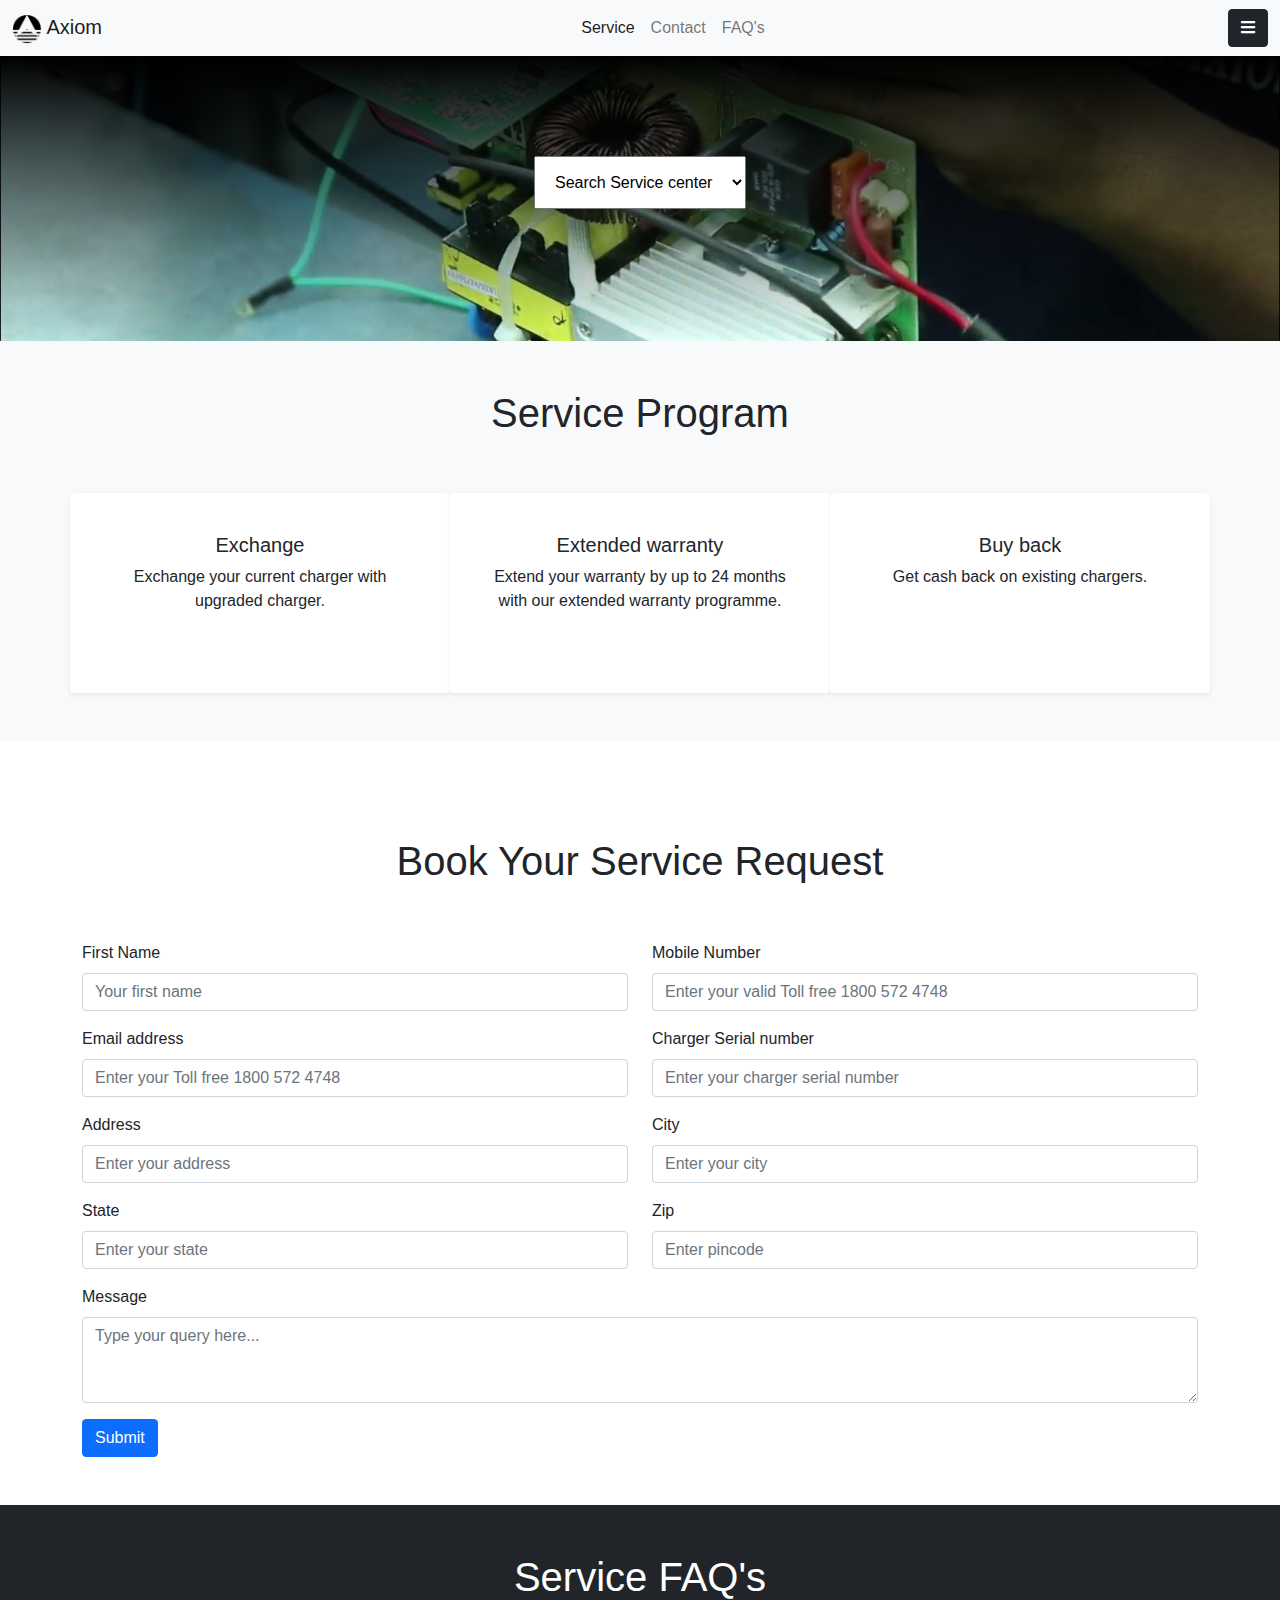
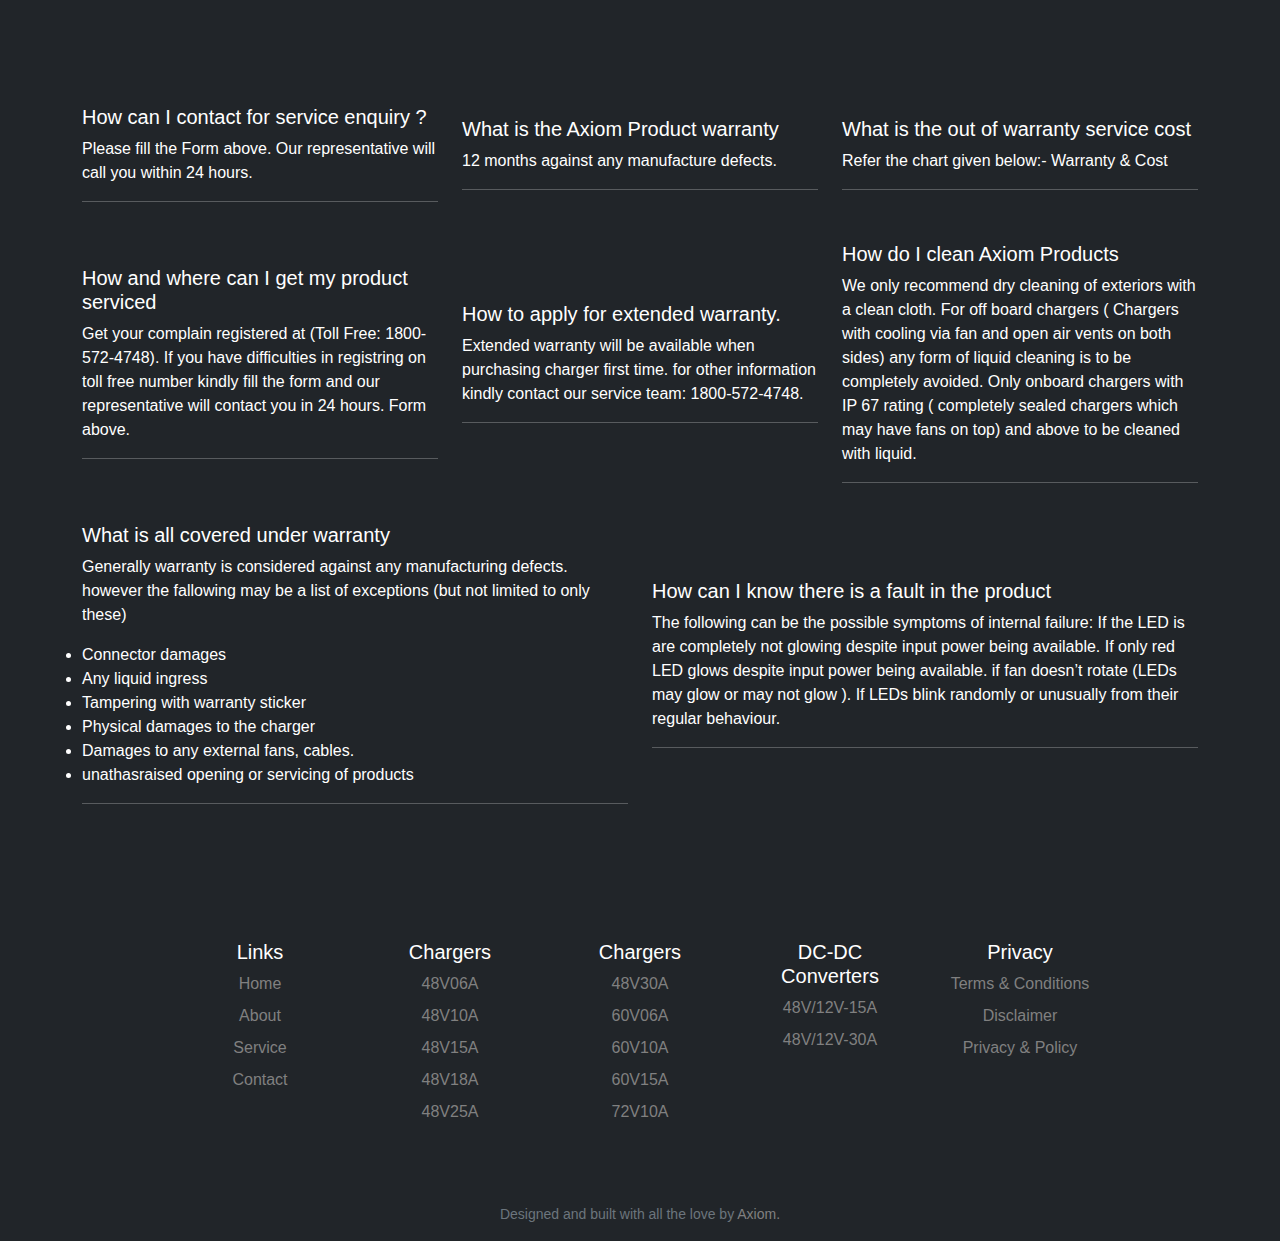
<file: service.html>
<!DOCTYPE html>
<html lang="en">

<head>
    <meta charset="UTF-8">
    <meta http-equiv="X-UA-Compatible" content="IE=edge">
    <meta name="viewport" content="width=device-width, initial-scale=1.0">
    <link rel="shortcut icon" href="./img/favicon.ico.png" type="image/x-icon">
    <link rel="stylesheet" href="https://cdnjs.cloudflare.com/ajax/libs/font-awesome/5.15.4/css/all.min.css"
        integrity="sha512-1ycn6IcaQQ40/MKBW2W4Rhis/DbILU74C1vSrLJxCq57o941Ym01SwNsOMqvEBFlcgUa6xLiPY/NS5R+E6ztJQ=="
        crossorigin="anonymous" referrerpolicy="no-referrer" />

    <link rel="stylesheet" href="./css/bootstrap.css">
    <!-- <link rel="stylesheet" href="./css/style.css"> -->
    <title>Service | Axiom EV Products</title>
    <style>
        .inv {
            display: none;
            width: 100%;
            height: auto;
        }

        .location-box {
            margin-top: 100px;
            width: 100%;
            /* height: auto;
            border: 1px solid black; */
            /* background: #f2f2f23a; */
            padding: 16px;
            color: white;
            position: relative;

        }

        .search {

            padding: 16px;


        }

        #service {
            background-image: linear-gradient(to bottom, rgb(0, 0, 0), rgba(255, 255, 0, 0)), url(./img/solder.JPG);
            background-repeat: no-repeat;
            background-size: cover;
            background-position: center;
            /* background: #000; */
            background-origin: border-box;

            width: 100%;
            position: relative;


        }

        #search-box {
            position: relative;
            display: flex;
            align-items: center;
            justify-content: center;
            flex-direction: column;
            margin-top: 100px;
        }
    </style>
</head>

<body>
    <header>
        <nav class="navbar navbar-expand-lg navbar-light bg-light" id="desk-menu">
            <div class="container-fluid">
                <div>
                    <a class="navbar-brand " href="#">
                        <img src="img/favicon_axiom.png" alt="" width="30" height="30"
                            class="d-inline-block align-text-center">
                        Axiom
                    </a>
                </div>

                <div class="collapse navbar-collapse" id="navbarSupportedContent">
                    <ul class="navbar-nav mx-auto mb-2 mb-lg-0 desk-menu">
                        <li class="nav-item">
                            <a class="nav-link active" aria-current="page" href="#">Service</a>
                        </li>
                        <li class="nav-item">
                            <a class="nav-link" href="#contacts">Contact</a>
                        </li>
                        <li class="nav-item">
                            <a class="nav-link" href="#faqs">FAQ's</a>
                        </li>
                        <li class="nav-item">

                        </li>

                    </ul>
                </div>


                <div>
                    <button class="btn btn-dark text-white mobile-menu" type="button" data-bs-toggle="offcanvas"
                        data-bs-target="#offcanvasRight" aria-controls="offcanvasRight"><i
                            class="fa fa-bars"></i></button>
                    <div class="offcanvas offcanvas-end" tabindex="-1" id="offcanvasRight"
                        aria-labelledby="offcanvasRightLabel">
                        <div class="offcanvas-header">
                            <h5 id="offcanvasRightLabel">Menu</h5>
                            <button type="button" class="btn-close text-reset" data-bs-dismiss="offcanvas"
                                aria-label="Close"></button>
                        </div>
                        <div class="offcanvas-body">
                            <ul class="navbar-nav flex-column">
                                <li class="nav-item">
                                    <a class="nav-link" href="./index.html">Home</a>
                                </li>
                                <li class="nav-item">
                                    <a class="nav-link" href="./about.html">About</a>
                                </li>
                                <li class="nav-item">
                                    <a class="nav-link" href="./products.html">Products</a>
                                </li>
                                <li class="nav-item">
                                    <a class="nav-link" href="./service.html">Service</a>
                                </li>
                                <li class="nav-item">
                                    <a class="nav-link" href="./contact.html">Contact</a>
                                </li>
                            </ul>
                        </div>
                    </div>
                </div>

            </div>
        </nav>

    </header>
    <main>
        <section id="service">

            <div class="container-fluid">
                <div class="row d-flex align-items-center">
                    <div class="col-md-10 mx-auto" id="search-box">
                        <select id="target" class="search">
                            <option value="Search Service center ">Search Service center </option>
                            <!-- <option value="Andhra Pradesh">Andhra Pradesh</option> -->
                            <!-- <option value="Andaman and Nicobar Islands">Andaman and Nicobar Islands</option> -->
                            <!-- <option value="Arunachal Pradesh">Arunachal Pradesh</option> -->
                            <option value="Assam">Assam</option>
                            <option value="Bihar">Bihar</option>
                            <!-- <option value="Chandigarh">Chandigarh</option>  -->
                            <option value="Chhattisgarh">Chhattisgarh</option>
                            <!-- <option value="Dadar and Nagar Haveli">Dadar and Nagar Haveli</option>
                            <option value="Daman and Diu">Daman and Diu</option> -->
                            <option value="Delhi">Delhi</option>
                            <!-- <option value="Lakshadweep">Lakshadweep</option> -->
                            <!-- <option value="Puducherry">Puducherry</option> -->
                            <!-- <option value="Goa">Goa</option> -->
                            <!-- <option value="Gujarat">Gujarat</option>
                            <option value="Haryana">Haryana</option>
                            <option value="Himachal Pradesh">Himachal Pradesh</option>
                            <option value="Jammu and Kashmir">Jammu and Kashmir</option> -->
                            <option value="Jharkhand">Jharkhand</option>
                            <!-- <option value="Karnataka">Karnataka</option> -->
                            <!-- <option value="Kerala">Kerala</option> -->
                            <option value="Madhya Pradesh">Madhya Pradesh</option>
                            <option value="Maharashtra">Maharashtra</option>
                            <!-- <option value="Manipur">Manipur</option>
                            <option value="Meghalaya">Meghalaya</option>
                            <option value="Mizoram">Mizoram</option>
                            <option value="Nagaland">Nagaland</option> -->
                            <option value="Odisha">Odisha</option>
                            <option value="Punjab">Punjab</option>
                            <option value="Rajasthan">Rajasthan</option>
                            <!-- <option value="Sikkim">Sikkim</option>
                            <option value="Tamil Nadu">Tamil Nadu</option> -->
                            <option value="Telangana">Telangana</option>
                            <!-- <option value="Tripura">Tripura</option> -->
                            <option value="Uttar Pradesh">Uttar Pradesh</option>
                            <option value="Uttarakhand">Uttarakhand</option>
                            <option value="West Bengal">West Bengal</option>
                            <select>

                                <div class="location-box">

                                    <div id="Search Service center " class="inv">Search Service center </div>
                                    <!-- <div id="Andhra Pradesh" class="inv">Andhra Pradesh</div> -->
                                    <!-- <div id="Andaman and Nicobar Islands" class="inv">Andaman and Nicobar Islands</div> -->
                                    <!-- <div id="Arunachal Pradesh" class="inv">Arunachal Pradesh</div> -->
                                    <div id="Assam" class="inv">
                                        <div class="row">
                                            <div class="col-md-6">
                                                <h5>Dey tyre and auto parts.
                                                </h5>
                                                <p>AK Dev Road. Fatashil Bazar. Po- Bharalumukh. Guwahati. Assam-781009.
                                                </p>
                                                <p>8638143612
                                                    <br>Guwahati
                                                </p>
                                            </div>
                                            <div class="col-md-6">
                                                <h5>ANIKA AUTO MOBILES
                                                </h5>
                                                <p>Sonai Road Silchar, Near Aulia Bazar Silchar District Cachar,silichar
                                                </p>
                                                <p>7035946534
                                                    <br>SILCHAR
                                                </p>
                                            </div>
                                        </div>
                                    </div>

                                    <div id="Bihar" class="inv">
                                        <div class="row">
                                            <div class="col-md-3">
                                                <h5>Laxmi Enterprise
                                                </h5>
                                                <p>Bara bazar Naya tola Near Shiv Mandir chowk Katihar Bihar-854105
                                                </p>
                                                <p>70043 74133
                                                    <br>
                                                    Katihar

                                                </p>
                                                <hr>
                                            </div>
                                            <div class="col-md-3">
                                                <h5>ROHINI ENTERPRISES

                                                </h5>
                                                <p>Rukunpura,Bailey road,Near R.M.TRADERS,New Devi Mandir,patna-800014

                                                </p>
                                                <p>7488215195/7781007856
                                                    <br>
                                                    PATNA

                                                </p>
                                                <hr>
                                            </div>
                                            <div class="col-md-3">
                                                <h5>ROHINI ENTERPRISES

                                                </h5>
                                                <p>159 AYODHAYA DHAM BHAGWAT NAGAR,PATNA,PIN-800026


                                                </p>
                                                <p>8102928185

                                                    <br>
                                                    PATNA

                                                </p>
                                                <hr>
                                            </div>
                                            <div class="col-md-3">
                                                <h5>SHRI AUTOMOBILES


                                                </h5>
                                                <p>NA,SURAJ NAGAR KENDUA,NAWADA,BIHAR-805123



                                                </p>
                                                <hr>
                                                <p>6202003838


                                                    <br>
                                                    Nawada


                                                </p>
                                                <hr>
                                            </div>
                                            <div class="col-md-3">
                                                <h5>R & M Motors


                                                </h5>
                                                <p>Kacchi Pakki road near mai asthan muzaffarpur bihar 842002




                                                </p>
                                                <p>6207598399/8083432981


                                                    <br>
                                                    Miuzzaffarpur



                                                </p>
                                                <hr>
                                            </div>
                                            <div class="col-md-3">
                                                <h5>D R Enterprises</h5>
                                                <p>Ander kila hajipur vaishali Bihar - 844101</p>
                                                <p>8797844498/9523097249
                                                    <br>
                                                    Hazipur</p>
                                            </div>
                                            <div class="col-md-3">
                                                <h5>MANAROMA ECO
                                                </h5>
                                                <p>ward no 12 deo bhawan,c/o mintoo prasad ramdhanpur,gaya bihar-823001
                                                </p>
                                                <p>9473267501<br>
                                                    GAYA</p>
                                                    <hr>
                                            </div>
                                            <div class="col-md-3">
                                                <h5>DS Enterprises

                                                </h5>
                                                <p>NA, GAGANDIWAN, BIHARSHRIF NALANDA


                                                </p>
                                                <p>6203480735
                                                    <br>
                                                    Nalanda
                                                </p>
                                                <hr>
                                            </div>
                                            <div class="col-md-3">
                                                <h5>Resident Engineer</h5>
                                                <p>Madhubani <br>Dharbanga<br>Samastipur</p>
                                                <hr>
                                            </div>
                                        </div>



                                    </div>
                                     <div id="Chhattisgarh" class="inv">
                                        <h5>E AUTO
                                        </h5>
                                        <p>Shrinagar Road, Near Mahesh Bhawan, Mahesh colony, Gudhiyari,
                                            Raipur,Chhattisgarh 492001
                                        </p>
                                        <p>9425545497
                                            <br>
                                            RAIPUR

                                        </p>
                                    </div> 
                                    <!-- <div id="Dadar and Nagar Haveli" class="inv">Dadar and Nagar Haveli</div> -->
                                    <!-- <div id="Daman and Diu" class="inv">Daman and Diu</div> -->
                                    <div id="Delhi" class="inv">
                                        <div class="row">
                                            <div class="col-md-6">
                                                <h5>K LAL

                                                </h5>
                                                <p>2E/13, JHANDEWALAN EXTN, SWAMY RAM TIRATH NAGAR,
                                                    New Delhi


                                                </p>
                                                <p>9999751571


                                                    <br>
                                                    JHANDELWALAN


                                                </p>
                                            </div>
                                            <div class="col-md-6">
                                                <h5>Resident Engineer
                                                </h5>
                                                <p>Toll free 1800 572 4748
                                                    <br>
                                                    Sonipat

                                                </p>
                                                <h5>Resident Engineer
                                                </h5>
                                                <p>Toll free 1800 572 4748
                                                    <br>
                                                    Rohini,Delhi

                                                </p>
                                                <h5>Resident Engineer
                                                </h5>
                                                <p>Toll free 1800 572 4748
                                                    <br>
                                                    Noida


                                                </p>
                                                <h5>Resident Engineer
                                                </h5>
                                                <p>Toll free 1800 572 4748
                                                    <br>
                                                    Delhi


                                                </p>
                                            </div>

                                        </div>
                                    </div>
                                    <!-- <div id="Lakshadweep" class="inv">Lakshadweep</div> -->
                                    <div id="Puducherry" class="inv">Puducherry</div>
                                    <!-- <div id="Goa" class="inv">Goa</div> -->
                                    <div id="Gujarat" class="inv">Gujarat</div>
                                    <div id="Haryana" class="inv">Haryana</div>
                                    <div id="Himachal Pradesh" class="inv">Himachal Pradesh</div>
                                    <div id="Jammu and Kashmir" class="inv">Jammu and Kashmir</div>
                                    <div id="Jharkhand" class="inv">
                                        <div class="row">
                                            <div class="col-md-4">
                                                <h5>E FLAME
                                                </h5>
                                                <p>SHOP NO 16, 1 ST FLOOR BASHANTA COMPLEX ,NEAR NEW DAILY MARKET Main
                                                    Road
                                                </p>
                                                <p>RANCHI,JH
                                                </p>
                                                <hr>
                                            </div>
                                            <div class="col-md-4">
                                                <h5>HIND AUTOMOBILE
                                                </h5>
                                                <p>KHATA NO 82, PLOT NO 372, OPPOSITE OF PACHAMBA HIGH SCHOOL MOUZA
                                                    BHANDARIDIH WARD NO 1, GIRIDIH GIRIDIH
                                                </p>
                                                <p>7762023966
                                                    <br> DEOGHAR
                                                </p>
                                                <hr>
                                            </div>
                                            <div class="col-md-4">
                                                <h5>Resident Engineer</h5>
                                                <p>Toll free 1800 572 4748</p>
                                                <hr>
                                            </div>
                                        </div>
                                    </div>
                                    <div id="Karnataka" class="inv">Karnataka</div>
                                    <!-- <div id="Kerala" class="inv">Kerala</div> -->
                                    <div id="Madhya Pradesh" class="inv">
                                        <div class="row">
                                            <div class="col-md-6">
                                                <h5>MAA KAILA DEVI MOTORS
                                                </h5>
                                                <p>shkhiya bilash near jhansi road police station chandrabadni naka
                                                    gwalior-474001
                                                </p>
                                                <p> 8878060000

                                                    <br>
                                                    GWALIOR

                                                </p>
                                            </div>
                                            <div class="col-md-6">
                                                <h5>Resident Engineer
                                                </h5>
                                                <p>Toll free 1800 572 4748</p>
                                                <h5>Resident Engineer
                                                </h5>
                                                <p>Toll free 1800 572 4748</p>
                                            </div>

                                        </div>
                                    </div>
                                    <div id="Maharashtra" class="inv">
                                        <h5>Parth E Vehicles
                                        </h5>
                                        <p>Plot no.925, Floor-, Juna Bagadganj, Kumbhartoli Chowk,Nagpur
                                        </p>
                                        <p>9503395295

                                            <br> Nagpur
                                        </p>
                                    </div>
                                    <!-- <div id="Manipur" class="inv">Manipur</div>
                                    <div id="Meghalaya" class="inv">Meghalaya</div>
                                    <div id="Mizoram" class="inv">Mizoram</div>
                                    <div id="Nagaland" class="inv">Nagaland</div> -->
                                    <div id="Odisha" class="inv"><div class="row">
                                        <div class="col-md-3">
                                            <h5>UNITED SERVICES
                                            </h5>

                                            <p>9800854444
                                                <br>BERHAMPORE
                                            </p>
                                        </div>
                                    </div></div>
                                    <div id="Punjab" class="inv">
                                        <h5>Resident Engineer

                                        </h5>
                                        <p>Kameshwar

                                        </p>
                                        <p>Toll free 1800 572 4748
                                            <br>
                                            Punjab


                                        </p>
                                    </div>
                                    <div id="Rajasthan" class="inv">
                                        <h5>GURUKRIPA E VEHICLES</h5>
                                        <p>a-2,subash colony shastri nagar,opp rastrapati maidan</p>
                                        <p>9828080809 <br> Jaipur</p>
                                    </div>
                                    <!-- <div id="Sikkim" class="inv">Sikkim</div>
                                    <div id="Tamil Nadu" class="inv">Tamil Nadu</div> -->
                                    <div id="Telangana" class="inv">
                                        <h5>Axiom Service Center
                                        </h5>
                                        <p>Plot no:207/8,IDA Cherlapally,phase 2,Hyderabad,Telangana.
                                        </p>
                                        <p> 9959055178 <br>
                                            Hyderabad</p>

                                    </div>
                                    <div id="Tripura" class="inv">Tripura</div>
                                    <div id="Uttar Pradesh" class="inv">
                                        <div class="row">
                                            <div class="col-md-3">
                                                <h5>Axiom Service cnter

                                                </h5>
                                                <p>1ST FLOOR, SHOP NO-F2, RAJPAL PLAZA, SHINGAR NAGAR,Alambagh
                                                </p>
                                                <p>Toll free 1800 572 4748<br>Lucknow


                                                </p>
                                                <hr>
                                            </div>
                                            <div class="col-md-3">
                                                <h5>AMBIKA ENTERPRISES</h5>
                                                <p>122/232 A-2 SAROJANI NAGAR FAJALGANJ ,KANPUR-208012
                                                </p>
                                                <p>9554841214 <br>KANPUR

                                                </p>
                                                <hr>
                                            </div>
                                            <div class="col-md-3">
                                                <h5>GANGA ENTERPRISES
                                                </h5>
                                                <p>S-13/45, TELIYABAGH VARANASI
                                                </p>
                                                <p>7007270253<br>VARANASI

                                                </p>
                                                <hr>
                                            </div>
                                            <div class="col-md-3">
                                                <h5>AMBA ENTERPRISES
                                                </h5>
                                                <p>583/5a , Nai Basti Keedganj Allahabad Uttar Pradesh 211003 India
                                                </p>
                                                <p>9336623268<br>Allahabad

                                                </p>
                                                <hr>
                                            </div>
                                            <div class="col-md-3">
                                                <h5>SHIV SHAKTI
                                                </h5>
                                                <p>OPPOSITE KABRGAH PAIDLEGANJ SADAR,GORAKHPUR-273001
                                                </p>
                                                <p>7827874701<br>GORAKHPUR

                                                </p>
                                                <hr>
                                            </div>
                                            <div class="col-md-3">
                                                <h5>SUMIT TRADERS
                                                </h5>
                                                <p>suklaha kachehri road mirzapur
                                                </p>
                                                <p>9580029107<br>MIRZAPUR

                                                </p>
                                                <hr>
                                            </div>
                                            <div class="col-md-3">
                                                <h5>SHRI BIHARI JI AGENCY
                                                </h5>
                                                <p>near roadways bus stand shahjhanpur-242001
                                                </p>
                                                <p>8175823333<br>SHAHJHANPUR

                                                </p>
                                                <hr>
                                            </div>
                                            <div class="col-md-3">
                                                <h5>A TO Z MOTORS
                                                </h5>
                                                <p>shop no. 29 gate no. 1 zila parishad banda-210001
                                                </p>
                                                <p>7007167947/9889404226<br>BANDA

                                                </p>
                                                <hr>
                                            </div>
                                            <div class="col-md-3">
                                                <h5>IDEAL AUTOMOBILE
                                                </h5>
                                                <p>PARVETI NIWAS ROADWAYS CIVIL LINE THE SADAR AZAMGARH UTTAR
                                                    PRADESH-276001
                                                </p>
                                                <p>9839058896<br>AZAMGARH

                                                </p>
                                                <hr>
                                            </div>
                                            <div class="col-md-3">
                                                <h5>RAJ AND COMPANY
                                                </h5>
                                                <p>RADHA NAGAR BANDA SAGAR ROAD FATEHPUR-212601
                                                </p>
                                                <p>9935853546<br>FATEHPUR

                                                </p>
                                                <hr>
                                            </div>
                                            <div class="col-md-3">
                                                <h5>RATHORE AGENCY
                                                </h5>
                                                <p>130 sector-1, anand nagar,lakhimpur road,sitapur
                                                </p>
                                                <p>7355185415<br>SITAPUR

                                                </p>
                                                <hr>
                                            </div>
                                            <div class="col-md-3">
                                                <h5>SAMRIDHI ENTERPRISES
                                                </h5>
                                                <p>near shyam place banjari mod lko road bahraich-271801
                                                </p>
                                                <p>9919942953/7652002583<br>BAHRAICH

                                                </p>
                                                <hr>
                                            </div>
                                            <div class="col-md-3">
                                                <h5>Santram Gupta
                                                </h5>
                                                <p>Pihani chungi raddhepurwa road, hardoi,241001
                                                </p>
                                                <p>9984510309<br>Hardoi

                                                </p>
                                                <hr>
                                            </div>
                                            <div class="col-md-3">
                                                <h5>Kedar Industries
                                                </h5>
                                                <p>SHOP NO-4 KATORI MILL GDA MARKET, MOHAN NAGAR,Ghaziabad
                                                </p>
                                                <p>9911042488<br>GHAZIABAD

                                                </p>
                                                <hr>
                                            </div>
                                         
                                        </div>
                                    </div>
                                    <div id="Uttarakhand" class="inv">
                                        <h5>H C ENTERPRISES

                                        </h5>
                                        <p>House no-13 gali no.-5, singh colony (udham singh nagar) rudrapur -263153

                                        </p>
                                        <p> 7417617633/9557464185
                                            <br>
                                            RUDRAPUR
                                        </p>
                                    </div>
                                    <div id="West Bengal" class="inv">
                                        <div class="row">
                                            <div class="col-md-3">
                                                <h5>Rishi Enterprise
                                                </h5>
                                                <p>New sovaganj opposite of petrol pump Alipurduar ,West Bengal- 736121
                                                </p>
                                                <p>8942887872
                                                    <br>Alipurduar

                                                </p>
                                                <hr>
                                            </div>
                                            <div class="col-md-3">
                                                <h5>PRESIDENT ROLEY MOTORS

                                                </h5>
                                                <p>57(29/4)S.M.P SARANI,GANJA GALI ,BARRACKPORE NEAR RELIANCE
                                                    FRESH,BESIDE ALLAHABAD BANK BUILDING.KOLKATA-700123

                                                </p>
                                                <p>6289718196

                                                    <br>Barrakpore


                                                </p>
                                                <hr>
                                            </div>
                                            <div class="col-md-3">
                                                <h5>KHAN ENTERPRISE


                                                </h5>
                                                <p>3/3, Kobiraj idrish mondal 2nd bye lane,Baraipur ,west bengal-711103


                                                </p>
                                                <p>7450929826


                                                    <br>Baraipur



                                                </p>
                                                <hr>
                                            </div>
                                            <div class="col-md-3">
                                                <h5>S.K.ENTERPRISES</h5>
                                                <p>3/3, Kobiraj idrish mondal 2nd bye lane,Baraipur ,west bengal-711103
                                                </p>
                                                <p>7450929826
                                                    <br>Baraipur
                                                </p>
                                                <hr>
                                            </div>
                                            <div class="col-md-3">
                                                <h5>S.K.ENTERPRISES</h5>
                                                <p>3/3, Kobiraj idrish mondal 2nd bye lane,Baraipur ,west bengal-711103
                                                </p>
                                                <p>7584911404
                                                    <br>MALDA
                                                </p>
                                                <hr>
                                            </div>
                                            <div class="col-md-3">
                                                <h5>R P WINGS</h5>
                                                <p>13, Sri pally, Balidanga Colony,Bardaman,West Bengal 713103
                                                </p>
                                                <p>7679040988<br>BARDAMAN
                                                </p>
                                                <hr>
                                            </div>
                                         
                                            <div class="col-md-3">
                                                <h5>RR GREEN WHEELS

                                                </h5>
                                                <p>Sukanta Pally, Satighat by pass road, Bankura - 722101
                                                </p>
                                                <p>7478016627

                                                    <br>BANKURA

                                                </p>
                                                <hr>
                                            </div>
                                        </div>
                                    </div>
                                </div>

                    </div>
                </div>
        </section>
        <!--<section id="service">
            <h1 class="text-center py-5">Service</h1>
            <div class="container-fluid">
                <div class="row" style="height: 50vh;">
                    <div class="col-md-12">
                        <iframe
                            src="https://www.google.com/maps/d/viewer?mid=1di8wurvoyId5HZb2UjSEAlFPNz8uU5Y5&ll=18.565537400000018%2C78.2775651&z=17"
                            width="1920px" height="450px"></iframe>
                    </div>
                  <div class="col-md-12">
                        <iframe src="https://www.google.com/maps/d/embed?mid=1di8wurvoyId5HZb2UjSEAlFPNz8uU5Y5"
                            width="100%" height="100%"></iframe>
                    </div> 
                </div>
            </div>
        </section> -->
        <section id="contacts" class="bg-light" style="position: relative;">
            <h1 class="text-center py-5">Service Program</h1>
            <div class="container">
                <div class="row  d-flex align-items-center">
                    <div class="col-md-4 mb-3 text-center shadow-sm p-3 mb-5 bg-white rounded" style="height: 200px;">
                        <div class="p-4 ">
                            <h5>Exchange</h5>
                            <p>
                                Exchange your current charger with upgraded charger.
                            </p>
                        </div>
                    </div>
                    <div class="col-md-4 mb-3 text-center shadow-sm p-3 mb-5 bg-white rounded" style="height: 200px;">
                        <div class=" p-4 ">
                            <h5>Extended warranty</h5>
                            <p>Extend your warranty by up to 24 months with our extended warranty programme. </p>

                        </div>
                    </div>
                    <div class="col-md-4 mb-3 text-center shadow-sm p-3 mb-5 bg-white rounded" style="height: 200px;">
                        <div class="p-4">
                            <h5>Buy back</h5>
                            <p>Get cash back on existing chargers.</p>
                        </div>
                    </div>
                </div>

            </div>
        </section>
        <section id="contact" class=" py-5">
            <h1 class="text-center py-5">Book Your Service Request</h1>
            <div class="container">
                <div class="row">
                    <form action="service.php" method="POST">
                        <div class="row">
                            <div class="mb-3 col-md-6">
                                <label for="formGroupExampleInput" class="form-label">First Name </label>
                                <input type="text" class="form-control" id="formGroupExampleInput"
                                    placeholder="Your first name" required pattern="[Aa-Zz]" maxlength="32" name="Name">
                            </div>
                          
                        
                       
                            <div class="mb-3 col-md-6">
                                <label for="formGroupExampleInput2" class="form-label">Mobile Number</label>
                                <input type="tel" pattern="[0-9]{10}" class="form-control" id="formGroupExampleInput2"
                                    placeholder="Enter your valid Toll free 1800 572 4748" required name="phone">
                            </div>
                            <div class="mb-3 col-md-6">
                                <label for="exampleFormControlInput1" class="form-label">Email address</label>
                                <input type="email" class="form-control" id="exampleFormControlInput1"
                                    placeholder="Enter your Toll free 1800 572 4748"  name="email">
                            </div>
                            <div class="mb-3 col-md-6">
                                <label for="formGroupExampleInput" class="form-label">Charger Serial number</label>
                                <input type="text" class="form-control" id="formGroupExampleInput"
                                    placeholder="Enter your charger serial number" required  maxlength="12"
                                    name="Snumber">
                            </div>
                      
                        
                            <div class="mb-3 col-md-6">
                                <label for="inputAddress2" class="form-label">Address</label>
                                <input type="text" class="form-control" id="inputAddress"
                                    placeholder="Enter your address" name="address" required>
                            </div>
                            <div class="mb-3 col-md-6">
                                <label for="inputCity" class="form-label">City</label>
                                <input type="text" class="form-control" id="inputCity" name="city" placeholder="Enter your city" required>
                            </div>
                       
                             <div class="mb-3 col-md-6">
                                <label for="inputCity" class="form-label">State</label>
                                <input type="text" class="form-control" id="inputCity" name="state" placeholder="Enter your state" required>
                            </div>

                            <!--<div class="mb-3 col-md-6">
                             <label for="inputState" class="form-label">State</label>
                              <input type="text" class="form-control" id="inputAddress">
                                placeholder="Enter Your State" name="state" required>
                               <select id="inputState" class="form-select" name="state" required>
                                    <option selected>Choose...</option>
                                    <option value="Andhra Pradesh">Andhra Pradesh</option>
                                    <option value="Andaman and Nicobar Islands">Andaman and Nicobar Islands</option>
                                    <option value="Arunachal Pradesh">Arunachal Pradesh</option>
                                    <option value="Assam">Assam</option>
                                    <option value="Bihar">Bihar</option>
                                    <option value="Chandigarh">Chandigarh</option>
                                    <option value="Chhattisgarh">Chhattisgarh</option>
                                    <option value="Dadar and Nagar Haveli">Dadar and Nagar Haveli</option>
                                    <option value="Daman and Diu">Daman and Diu</option>
                                    <option value="Delhi">Delhi</option>
                                    <option value="Lakshadweep">Lakshadweep</option>
                                    <option value="Puducherry">Puducherry</option>
                                    <option value="Goa">Goa</option>
                                    <option value="Gujarat">Gujarat</option>
                                    <option value="Haryana">Haryana</option>
                                    <option value="Himachal Pradesh">Himachal Pradesh</option>
                                    <option value="Jammu and Kashmir">Jammu and Kashmir</option>
                                    <option value="Jharkhand">Jharkhand</option>
                                    <option value="Karnataka">Karnataka</option>
                                    <option value="Kerala">Kerala</option>
                                    <option value="Madhya Pradesh">Madhya Pradesh</option>
                                    <option value="Maharashtra">Maharashtra</option>
                                    <option value="Manipur">Manipur</option>
                                    <option value="Meghalaya">Meghalaya</option>
                                    <option value="Mizoram">Mizoram</option>
                                    <option value="Nagaland">Nagaland</option>
                                    <option value="Odisha">Odisha</option>
                                    <option value="Punjab">Punjab</option>
                                    <option value="Rajasthan">Rajasthan</option>
                                    <option value="Sikkim">Sikkim</option>
                                    <option value="Tamil Nadu">Tamil Nadu</option>
                                    <option value="Telangana">Telangana</option>
                                    <option value="Tripura">Tripura</option>
                                    <option value="Uttar Pradesh">Uttar Pradesh</option>
                                    <option value="Uttarakhand">Uttarakhand</option>
                                    <option value="West Bengal">West Bengal</option>
                                    <select>
                                   </select>
                            </div>-->
                            <div class="col-md-6">
                                <label for="inputZip" class="form-label">Zip</label>
                                <input type="text" class="form-control" id="inputZip"
                                    pattern="([1-9]{1}[0-9]{5}|[1-9]{1}[0-9]{3}\\s[0-9]{3})" name="zip" placeholder="Enter pincode">
                            </div>
                        </div>
                        <div class="mb-3 col-md-12">
                            <label for="exampleFormControlTextarea1" class="form-label">Message</label>
                            <textarea class="form-control" id="exampleFormControlTextarea1" rows="3" required
                                name="message" placeholder="Type your query here..."></textarea>
                        </div>
                        <div class="col-12">
                            <button type="submit" class="btn btn-primary">Submit</button>
                        </div>
                    </form>
                </div>
            </div>
        </section>
        <section id="faqs" class="bg-dark text-white">
            <h1 class="text-center py-5">Service FAQ's</h1>
            <div class="container">
                <div class="row d-flex align-items-center py-5">
                    <div class="col-md-4 mb-4">
                        <h5>How can I contact for service enquiry ?</h5>
                        <p>Please fill the Form above. Our representative will call you within 24 hours.</p>
                        <hr>
                    </div>
                    <div class="col-md-4 mb-4">
                        <h5>What is the Axiom Product warranty</h5>
                        <p>12 months against any manufacture defects.</p>
                        <hr>
                    </div>
                    <div class="col-md-4 mb-4">
                        <h5>What is the out of warranty service cost</h5>
                        <p>Refer the chart given below:- Warranty & Cost</p>
                        <hr>
                    </div>
                    <div class="col-md-4 mb-4">
                        <h5> How and where can I get my product serviced</h5>
                        <p>Get your complain registered at (Toll Free: 1800-572-4748). If you have difficulties in
                            registring on toll free number kindly fill the form and our representative will contact you
                            in 24 hours.
                            Form above.</p>
                        <hr>
                    </div>
                    <div class="col-md-4 mb-4">
                        <h5> How to apply for extended warranty.</h5>
                        <p>Extended warranty will be available when purchasing charger first time. for other information
                            kindly contact our service team: 1800-572-4748.</p>
                        <hr>
                    </div>

                    <div class="col-md-4 mb-4">
                        <h5>How do I clean Axiom Products</h5>
                        <p>We only recommend dry cleaning of exteriors with a clean cloth. For off board chargers (
                            Chargers with cooling via fan and open air vents on both sides) any form of liquid cleaning
                            is to be completely avoided. Only onboard chargers with IP 67 rating ( completely sealed
                            chargers which may have fans on top) and above to be cleaned with liquid.</p>
                        <hr>
                    </div>
                    <div class="col-md-6 mb-4">
                        <h5>What is all covered under warranty</h5>
                        <p>Generally warranty is considered against any manufacturing defects. however the fallowing may
                            be a list of exceptions (but not limited to only these)</p>
                        <div class="unorder-list">
                            <li>Connector damages</li>
                            <li>Any liquid ingress</li>
                            <li>Tampering with warranty sticker</li>
                            <li>Physical damages to the charger</li>
                            <li>Damages to any external fans, cables.</li>
                            <li>unathasraised opening or servicing of products</li>
                            <hr>
                        </div>
                    </div>

                    <div class="col-md-6 mb-4">
                        <h5> How can I know there is a fault in the product</h5>
                        <p>The following can be the possible symptoms of internal failure:

                            If the LED is are completely not glowing despite input power being available.
                            If only red LED glows despite input power being available.
                            if fan doesn’t rotate (LEDs may glow or may not glow ).
                            If LEDs blink randomly or unusually from their regular behaviour.</p>
                        <hr>
                    </div>
                </div>
            </div>
        </section>
    </main>
    <footer class="bd-footer  bg-dark text-white text-center">
        <div class="container py-5">
            <div class="row">

                <div class="col-6 col-lg-2 offset-lg-1 mb-3">
                    <h5>Links</h5>
                    <ul class="list-unstyled">
                        <li class="mb-2"><a href="/">Home</a></li>
                        <li class="mb-2"><a href="./about.html">About</a></li>
                        <li class="mb-2"><a href="./service.html">Service</a></li>
                        <li class="mb-2"><a href="./contact.html">Contact</a></li>
                        <!-- <li class="mb-2"><a href="#">Blog</a></li> -->
                    </ul>
                </div>
                <div class="col-6 col-lg-2 mb-3">
                    <h5>Chargers</h5>
                    <ul class="list-unstyled">
                        <li class="mb-2"><a href="./Brouchuer/C2BK480006.pdf">48V06A</a></li>
                        <li class="mb-2"><a href="./Brouchuer/C2BK480010.pdf">48V10A</a></li>
                        <li class="mb-2"><a href="./Brouchuer/C2BK480015.pdf">48V15A</a></li>
                        <li class="mb-2"><a href="./Brouchuer/C2BK480018.pdf">48V18A</a></li>
                        <li class="mb-2"><a href="./Brouchuer/C2EA480025.pdf">48V25A</a></li>




                    </ul>
                </div>
                <div class="col-6 col-lg-2 mb-3">
                    <h5>Chargers</h5>
                    <ul class="list-unstyled">
                        <li class="mb-2"><a href="./Brouchuer/C2CK480030 .pdf">48V30A</a></li>
                        <li class="mb-2"><a href="./Brouchuer/C2CK600006.pdf">60V06A</a></li>
                        <li class="mb-2"><a href="./Brouchuer/C2BK600010.pdf">60V10A</a></li>
                        <li class="mb-2"><a href="./Brouchuer/C2AK600015.pdf">60V15A</a></li>
                        <li class="mb-2"><a href="#">72V10A</a></li>


                    </ul>
                </div>
                <div class="col-6 col-lg-2 mb-3">
                    <h5>DC-DC Converters</h5>
                    <ul class="list-unstyled">
                        <li class="mb-2"><a href="./Brouchuer/B1KK120010.pdf">48V/12V-15A</a></li>
                        <li class="mb-2"><a href="./Brouchuer/C1EE120030.pdf">48V/12V-30A</a></li>

                    </ul>
                </div>
                <div class="col-6 col-lg-2 mb-3">
                    <h5>Privacy</h5>
                    <ul class="list-unstyled">
                        <li class="mb-2"><a href="./Terms-Conditions.html">Terms & Conditions</a></li>
                        <li class="mb-2"><a href="./Disclaimer.html">Disclaimer</a></li>
                        <li class="mb-2"><a href="./privacy-policy.html">Privacy & Policy</a></li>
                        <!-- <li class="mb-2"><a href="#">Career</a></li> -->
                        <!-- <li class="mb-2"><a href="#">Help</a></li> -->
                    </ul>
                </div>
            </div>
        </div>
        <div class="container-fluid bg-dark ">
            <div class="row text-center">
                <ul class="list-unstyled small text-muted ">
                    <li class="mb-0" py-2>Designed and built with all the love by <a
                            href="https://github.com/sawarkar-bhongir"> Axiom. </a> </li>

                </ul>
            </div>
        </div>
    </footer>


    <script src="./js/bootstrap.bundle.min.js"></script>
    <script>
        document
            .getElementById('target')
            .addEventListener('change', function () {
                'use strict';
                var vis = document.querySelector('.vis'),
                    target = document.getElementById(this.value);
                if (vis !== null) {
                    vis.className = 'inv';
                }
                if (target !== null) {
                    target.className = 'vis';
                }
            });
    </script>

</body>

</html>
</file>
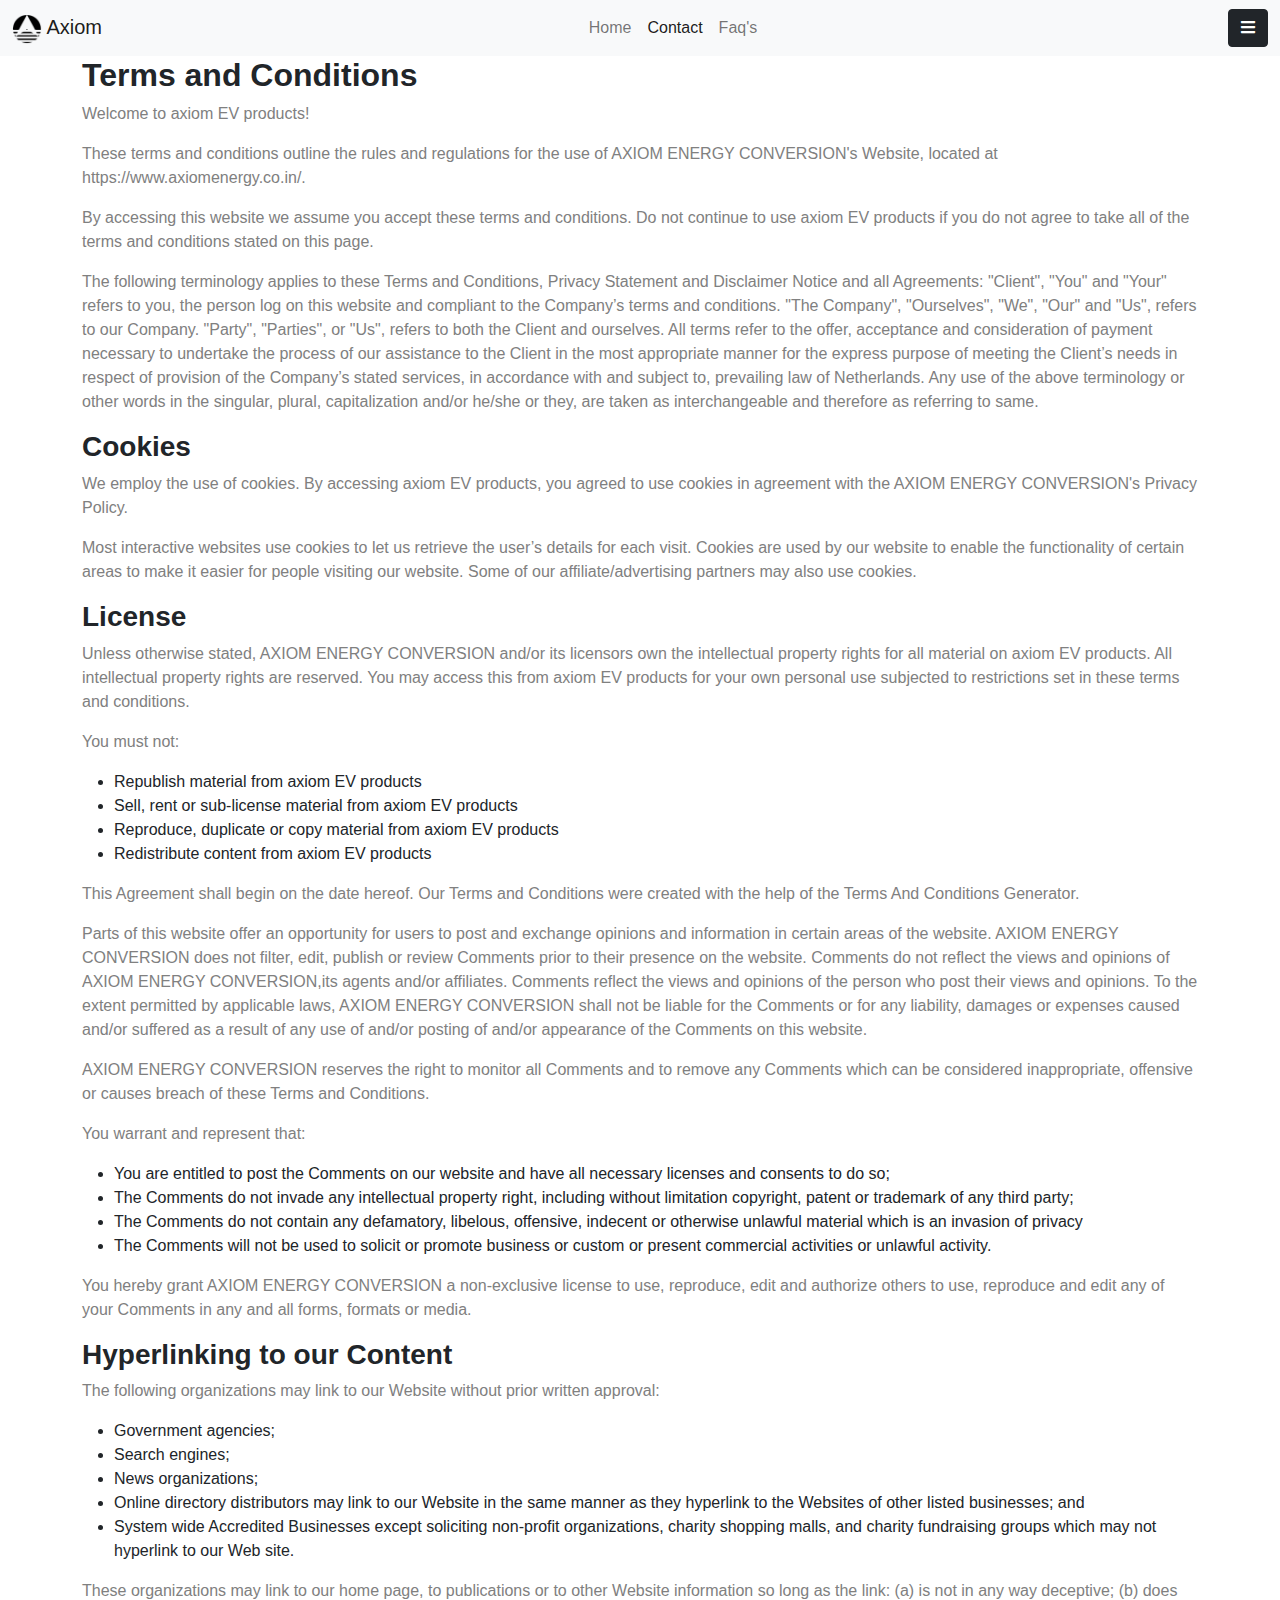
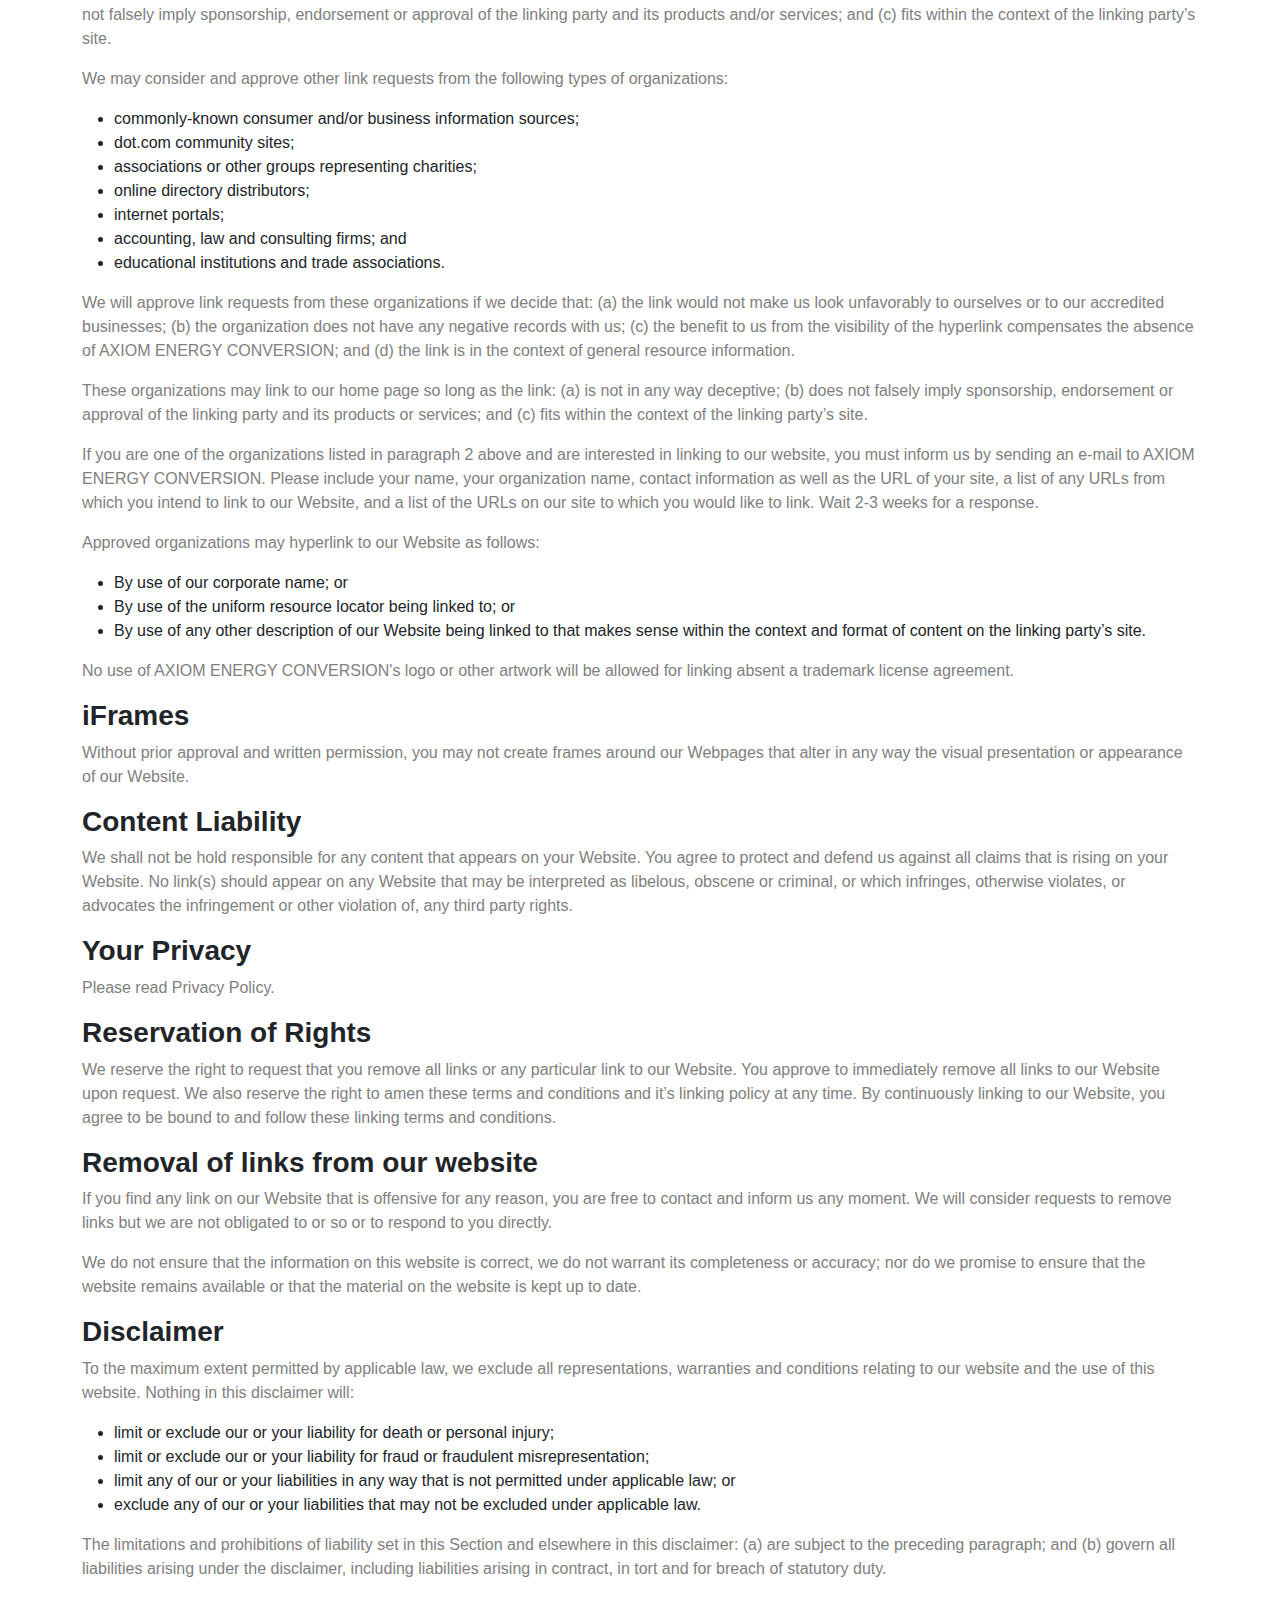
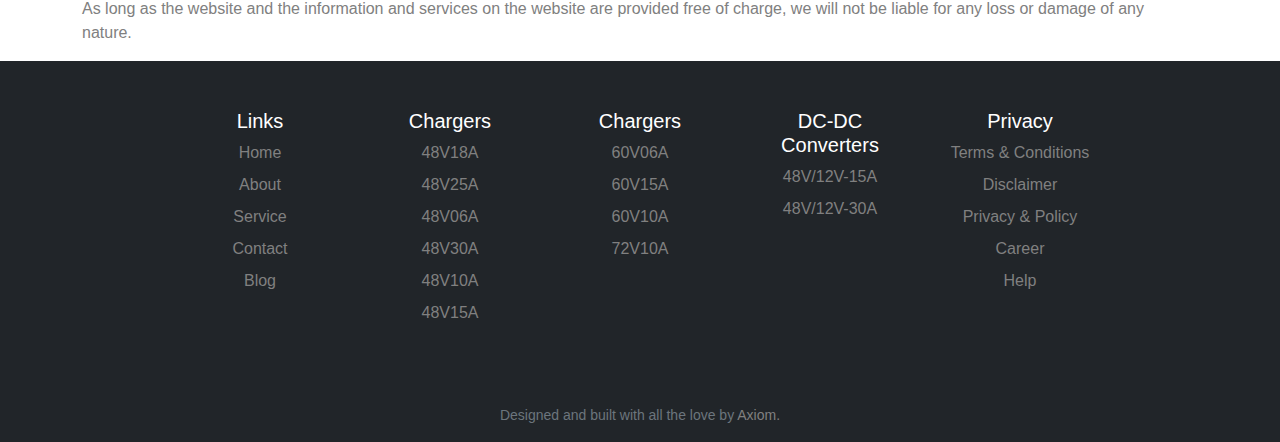
<file: Terms-Conditions.html>
<!DOCTYPE html>
<html lang="en">

<head>
    <meta charset="UTF-8">
    <meta http-equiv="X-UA-Compatible" content="IE=edge">
    <meta name="viewport" content="width=device-width, initial-scale=1.0">
    <link rel="shortcut icon" href="./img/favicon.ico.png" type="image/x-icon">
    <link rel="stylesheet" href="https://cdnjs.cloudflare.com/ajax/libs/font-awesome/5.15.4/css/all.min.css"
        integrity="sha512-1ycn6IcaQQ40/MKBW2W4Rhis/DbILU74C1vSrLJxCq57o941Ym01SwNsOMqvEBFlcgUa6xLiPY/NS5R+E6ztJQ=="
        crossorigin="anonymous" referrerpolicy="no-referrer" />

    <link rel="stylesheet" href="./css/bootstrap.css">
    <!-- <link rel="stylesheet" href="./css/style.css"> -->
    <title>Contact | Axiom EV Products</title>
    <style>
        p, ol{
            color: gray;
        }
    </style>
</head>

<body>
    <header>
        <nav class="navbar navbar-expand-lg navbar-light bg-light" id="desk-menu">
            <div class="container-fluid">
                <div>
                    <a class="navbar-brand " href="#">
                        <img src="./img/favicon_axiom.png" alt="" width="30" height="30"
                            class="d-inline-block align-text-center">
                        Axiom
                    </a>
                </div>

                <div class="collapse navbar-collapse" id="navbarSupportedContent">
                    <ul class="navbar-nav mx-auto mb-2 mb-lg-0" class="desk-menu">
                        <li class="nav-item">
                            <a class="nav-link" href="/index.html">Home</a>
                        </li>
                        <li class="nav-item">
                            <a class="nav-link active" aria-current="page" href="#">Contact</a>
                        </li>
                       
                        <li class="nav-item">
                            <a class="nav-link" href="#faqs">Faq's</a>
                        </li>
                        <li class="nav-item">

                        </li>

                    </ul>
                </div>


                <div>
                    <button class="btn btn-dark text-white mobile-menu" type="button" data-bs-toggle="offcanvas"
                        data-bs-target="#offcanvasRight" aria-controls="offcanvasRight"><i
                            class="fa fa-bars"></i></button>
                    <div class="offcanvas offcanvas-end" tabindex="-1" id="offcanvasRight"
                        aria-labelledby="offcanvasRightLabel">
                        <div class="offcanvas-header">
                            <h5 id="offcanvasRightLabel">Menu</h5>
                            <button type="button" class="btn-close text-reset" data-bs-dismiss="offcanvas"
                                aria-label="Close"></button>
                        </div>
                        <div class="offcanvas-body">
                            <ul class="navbar-nav flex-column">
                                <li class="nav-item">
                                    <a class="nav-link" href="./index.html">Home</a>
                                </li>
                                <li class="nav-item">
                                    <a class="nav-link" href="./about.html">About</a>
                                </li>
                                <li class="nav-item">
                                    <a class="nav-link" href="./products.html">Products</a>
                                </li>
                                <li class="nav-item">
                                    <a class="nav-link" href="./service.html">Service</a>
                                </li>
                                <li class="nav-item">
                                    <a class="nav-link" href="./contact.html">Contact</a>
                                </li>
                            </ul>
                        </div>
                    </div>
                </div>

            </div>
        </nav>

    </header>
    <main>
<div class="container">
    <h2><strong>Terms and Conditions</strong></h2>

<p>Welcome to axiom EV products!</p>

<p>These terms and conditions outline the rules and regulations for the use of  AXIOM ENERGY CONVERSION's Website, located at https://www.axiomenergy.co.in/.</p>

<p>By accessing this website we assume you accept these terms and conditions. Do not continue to use axiom EV products if you do not agree to take all of the terms and conditions stated on this page.</p>

<p>The following terminology applies to these Terms and Conditions, Privacy Statement and Disclaimer Notice and all Agreements: "Client", "You" and "Your" refers to you, the person log on this website and compliant to the Company’s terms and conditions. "The Company", "Ourselves", "We", "Our" and "Us", refers to our Company. "Party", "Parties", or "Us", refers to both the Client and ourselves. All terms refer to the offer, acceptance and consideration of payment necessary to undertake the process of our assistance to the Client in the most appropriate manner for the express purpose of meeting the Client’s needs in respect of provision of the Company’s stated services, in accordance with and subject to, prevailing law of Netherlands. Any use of the above terminology or other words in the singular, plural, capitalization and/or he/she or they, are taken as interchangeable and therefore as referring to same.</p>

<h3><strong>Cookies</strong></h3>

<p>We employ the use of cookies. By accessing axiom EV products, you agreed to use cookies in agreement with the  AXIOM ENERGY CONVERSION's <a href="./privacy-policy.html">Privacy Policy.</a> </p>

<p>Most interactive websites use cookies to let us retrieve the user’s details for each visit. Cookies are used by our website to enable the functionality of certain areas to make it easier for people visiting our website. Some of our affiliate/advertising partners may also use cookies.</p>

<h3><strong>License</strong></h3>

<p>Unless otherwise stated,  AXIOM ENERGY CONVERSION and/or its licensors own the intellectual property rights for all material on axiom EV products. All intellectual property rights are reserved. You may access this from axiom EV products for your own personal use subjected to restrictions set in these terms and conditions.</p>

<p>You must not:</p>
<ul>
    <li>Republish material from axiom EV products</li>
    <li>Sell, rent or sub-license material from axiom EV products</li>
    <li>Reproduce, duplicate or copy material from axiom EV products</li>
    <li>Redistribute content from axiom EV products</li>
</ul>

<p>This Agreement shall begin on the date hereof. Our Terms and Conditions were created with the help of the <a href="https://www.yadadribhongir.com">Terms And Conditions Generator</a>.</p>

<p>Parts of this website offer an opportunity for users to post and exchange opinions and information in certain areas of the website.  AXIOM ENERGY CONVERSION does not filter, edit, publish or review Comments prior to their presence on the website. Comments do not reflect the views and opinions of  AXIOM ENERGY CONVERSION,its agents and/or affiliates. Comments reflect the views and opinions of the person who post their views and opinions. To the extent permitted by applicable laws,  AXIOM ENERGY CONVERSION shall not be liable for the Comments or for any liability, damages or expenses caused and/or suffered as a result of any use of and/or posting of and/or appearance of the Comments on this website.</p>

<p> AXIOM ENERGY CONVERSION reserves the right to monitor all Comments and to remove any Comments which can be considered inappropriate, offensive or causes breach of these Terms and Conditions.</p>

<p>You warrant and represent that:</p>

<ul>
    <li>You are entitled to post the Comments on our website and have all necessary licenses and consents to do so;</li>
    <li>The Comments do not invade any intellectual property right, including without limitation copyright, patent or trademark of any third party;</li>
    <li>The Comments do not contain any defamatory, libelous, offensive, indecent or otherwise unlawful material which is an invasion of privacy</li>
    <li>The Comments will not be used to solicit or promote business or custom or present commercial activities or unlawful activity.</li>
</ul>

<p>You hereby grant  AXIOM ENERGY CONVERSION a non-exclusive license to use, reproduce, edit and authorize others to use, reproduce and edit any of your Comments in any and all forms, formats or media.</p>

<h3><strong>Hyperlinking to our Content</strong></h3>

<p>The following organizations may link to our Website without prior written approval:</p>

<ul>
    <li>Government agencies;</li>
    <li>Search engines;</li>
    <li>News organizations;</li>
    <li>Online directory distributors may link to our Website in the same manner as they hyperlink to the Websites of other listed businesses; and</li>
    <li>System wide Accredited Businesses except soliciting non-profit organizations, charity shopping malls, and charity fundraising groups which may not hyperlink to our Web site.</li>
</ul>

<p>These organizations may link to our home page, to publications or to other Website information so long as the link: (a) is not in any way deceptive; (b) does not falsely imply sponsorship, endorsement or approval of the linking party and its products and/or services; and (c) fits within the context of the linking party’s site.</p>

<p>We may consider and approve other link requests from the following types of organizations:</p>

<ul>
    <li>commonly-known consumer and/or business information sources;</li>
    <li>dot.com community sites;</li>
    <li>associations or other groups representing charities;</li>
    <li>online directory distributors;</li>
    <li>internet portals;</li>
    <li>accounting, law and consulting firms; and</li>
    <li>educational institutions and trade associations.</li>
</ul>

<p>We will approve link requests from these organizations if we decide that: (a) the link would not make us look unfavorably to ourselves or to our accredited businesses; (b) the organization does not have any negative records with us; (c) the benefit to us from the visibility of the hyperlink compensates the absence of  AXIOM ENERGY CONVERSION; and (d) the link is in the context of general resource information.</p>

<p>These organizations may link to our home page so long as the link: (a) is not in any way deceptive; (b) does not falsely imply sponsorship, endorsement or approval of the linking party and its products or services; and (c) fits within the context of the linking party’s site.</p>

<p>If you are one of the organizations listed in paragraph 2 above and are interested in linking to our website, you must inform us by sending an e-mail to  AXIOM ENERGY CONVERSION. Please include your name, your organization name, contact information as well as the URL of your site, a list of any URLs from which you intend to link to our Website, and a list of the URLs on our site to which you would like to link. Wait 2-3 weeks for a response.</p>

<p>Approved organizations may hyperlink to our Website as follows:</p>

<ul>
    <li>By use of our corporate name; or</li>
    <li>By use of the uniform resource locator being linked to; or</li>
    <li>By use of any other description of our Website being linked to that makes sense within the context and format of content on the linking party’s site.</li>
</ul>

<p>No use of  AXIOM ENERGY CONVERSION's logo or other artwork will be allowed for linking absent a trademark license agreement.</p>

<h3><strong>iFrames</strong></h3>

<p>Without prior approval and written permission, you may not create frames around our Webpages that alter in any way the visual presentation or appearance of our Website.</p>

<h3><strong>Content Liability</strong></h3>

<p>We shall not be hold responsible for any content that appears on your Website. You agree to protect and defend us against all claims that is rising on your Website. No link(s) should appear on any Website that may be interpreted as libelous, obscene or criminal, or which infringes, otherwise violates, or advocates the infringement or other violation of, any third party rights.</p>

<h3><strong>Your Privacy</strong></h3>

<p>Please read <a href="./privacy-policy.html">Privacy Policy.</a></p>

<h3><strong>Reservation of Rights</strong></h3>

<p>We reserve the right to request that you remove all links or any particular link to our Website. You approve to immediately remove all links to our Website upon request. We also reserve the right to amen these terms and conditions and it’s linking policy at any time. By continuously linking to our Website, you agree to be bound to and follow these linking terms and conditions.</p>

<h3><strong>Removal of links from our website</strong></h3>

<p>If you find any link on our Website that is offensive for any reason, you are free to contact and inform us any moment. We will consider requests to remove links but we are not obligated to or so or to respond to you directly.</p>

<p>We do not ensure that the information on this website is correct, we do not warrant its completeness or accuracy; nor do we promise to ensure that the website remains available or that the material on the website is kept up to date.</p>

<h3><strong>Disclaimer</strong></h3>

<p>To the maximum extent permitted by applicable law, we exclude all representations, warranties and conditions relating to our website and the use of this website. Nothing in this disclaimer will:</p>

<ul>
    <li>limit or exclude our or your liability for death or personal injury;</li>
    <li>limit or exclude our or your liability for fraud or fraudulent misrepresentation;</li>
    <li>limit any of our or your liabilities in any way that is not permitted under applicable law; or</li>
    <li>exclude any of our or your liabilities that may not be excluded under applicable law.</li>
</ul>

<p>The limitations and prohibitions of liability set in this Section and elsewhere in this disclaimer: (a) are subject to the preceding paragraph; and (b) govern all liabilities arising under the disclaimer, including liabilities arising in contract, in tort and for breach of statutory duty.</p>

<p>As long as the website and the information and services on the website are provided free of charge, we will not be liable for any loss or damage of any nature.</p>
</div>



        
        </main>
<footer class="bd-footer  bg-dark text-white text-center">
    <div class="container py-5">
        <div class="row">

            <div class="col-6 col-lg-2 offset-lg-1 mb-3">
                <h5>Links</h5>
                <ul class="list-unstyled">
                    <li class="mb-2"><a href="/">Home</a></li>
                    <li class="mb-2"><a href="#">About</a></li>
                    <li class="mb-2"><a href="#">Service</a></li>
                    <li class="mb-2"><a href="#">Contact</a></li>
                    <li class="mb-2"><a href="#">Blog</a></li>
                </ul>
            </div>
            <div class="col-6 col-lg-2 mb-3">
                <h5>Chargers</h5>
                <ul class="list-unstyled">
                    <li class="mb-2"><a href="#">48V18A</a></li>
                    <li class="mb-2"><a href="#">48V25A</a></li>
                    <li class="mb-2"><a href="#">48V06A</a></li>
                    <li class="mb-2"><a href="#">48V30A</a></li>
                    <li class="mb-2"><a href="#">48V10A</a></li>
                    <li class="mb-2"><a href="#">48V15A</a></li>


                </ul>
            </div>
            <div class="col-6 col-lg-2 mb-3">
                <h5>Chargers</h5>
                <ul class="list-unstyled">

                    <li class="mb-2"><a href="#">60V06A</a></li>
                    <li class="mb-2"><a href="#">60V15A</a></li>
                    <li class="mb-2"><a href="#">60V10A</a></li>
                    <li class="mb-2"><a href="#">72V10A</a></li>


                </ul>
            </div>
            <div class="col-6 col-lg-2 mb-3">
                <h5>DC-DC Converters</h5>
                <ul class="list-unstyled">
                    <li class="mb-2"><a href="#">48V/12V-15A</a></li>
                    <li class="mb-2"><a href="#">48V/12V-30A</a></li>

                </ul>
            </div>
            <div class="col-6 col-lg-2 mb-3">
                <h5>Privacy</h5>
                <ul class="list-unstyled">
                    <li class="mb-2"><a href="./Terms-Conditions copy 2.html">Terms & Conditions</a></li>
                    <li class="mb-2"><a href="#">Disclaimer</a></li>
                    <li class="mb-2"><a href="./privacy-policy.html">Privacy & Policy</a></li>
                    <li class="mb-2"><a href="#">Career</a></li>
                    <li class="mb-2"><a href="#">Help</a></li>
                </ul>
            </div>
        </div>
    </div>
    <div class="container-fluid bg-dark ">
        <div class="row text-center">
            <ul class="list-unstyled small text-muted ">
                <li class="mb-0" py-2>Designed and built with all the love by <a
                        href="https://github.com/sawarkar-bhongir"> Axiom. </a> </li>

            </ul>
        </div>
    </div>
</footer>

<script src="js/bootstrap.bundle.min.js"></script>
<script src="js/app.js"></script>

</body>

</html>
</file>
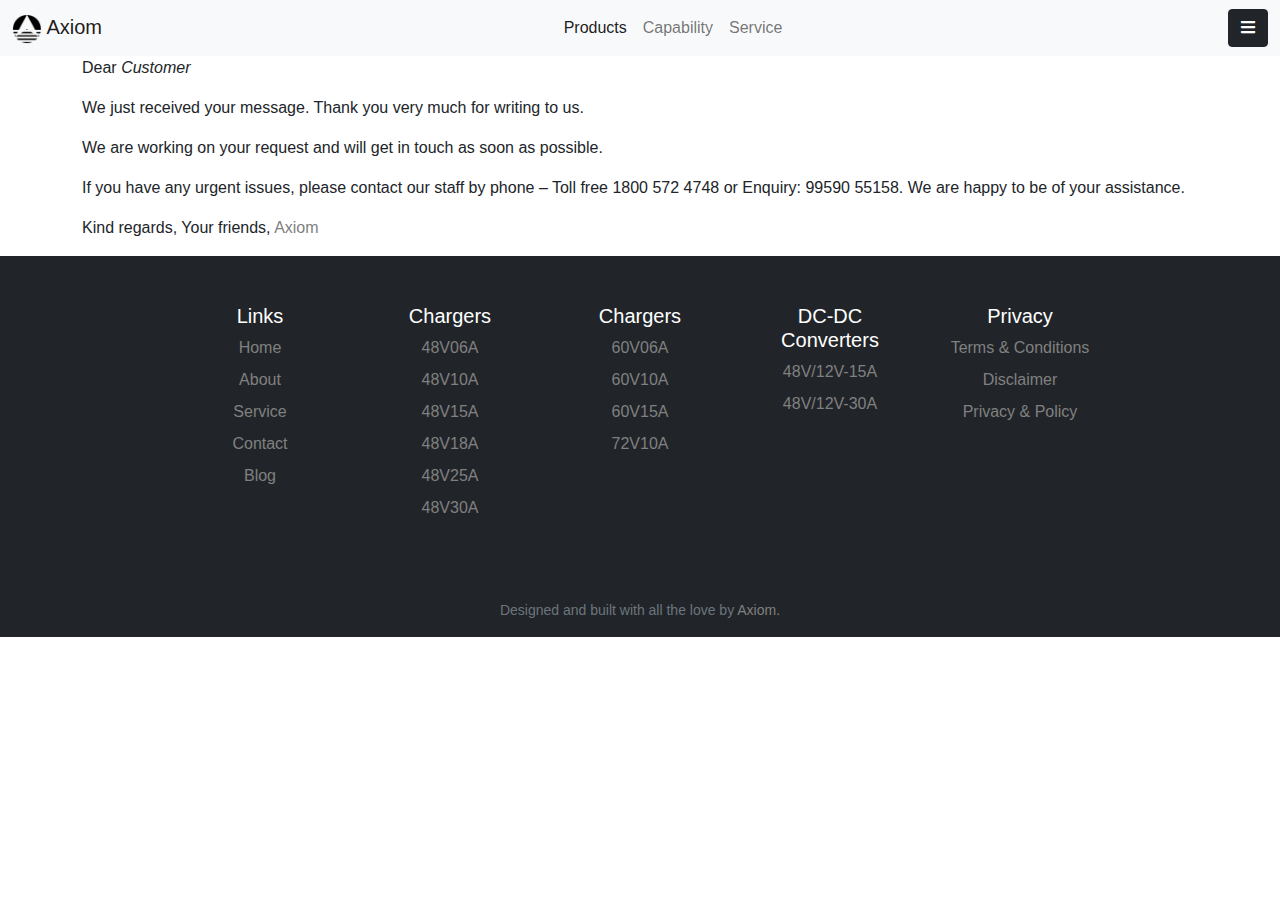
<file: thankyou.html>
<!DOCTYPE html>
<html lang="en">

<head>
    <meta charset="UTF-8">
    <meta http-equiv="X-UA-Compatible" content="IE=edge">
    <meta name="viewport" content="width=device-width, initial-scale=1.0">
    <link rel="shortcut icon" href="img/favicon.ico.png" type="image/x-icon">
    <link rel="stylesheet" href="https://cdnjs.cloudflare.com/ajax/libs/font-awesome/5.15.4/css/all.min.css"
        integrity="sha512-1ycn6IcaQQ40/MKBW2W4Rhis/DbILU74C1vSrLJxCq57o941Ym01SwNsOMqvEBFlcgUa6xLiPY/NS5R+E6ztJQ=="
        crossorigin="anonymous" referrerpolicy="no-referrer" />

    <link rel="stylesheet" href="css/bootstrap.css">
    <!-- <link rel="stylesheet" href="./css/style.css"> -->
    <title>Home | Axiom EV Products</title>
    <style>
        /* Make the image fully responsive */
        .carousel-inner img {
          width: 100%;
          height: 100%;
        }
        </style>
</head>

<body>
    <header>
        <nav class="navbar navbar-expand-lg navbar-light bg-light" id="desk-menu">
            <div class="container-fluid">
                <div>
                    <a class="navbar-brand " href="#">
                        <img src="./img/favicon_axiom.png" alt="Axiom EV Logo" width="30" height="30"
                            class="d-inline-block align-text-center">
                        Axiom
                    </a>
                </div>

                <div class="collapse navbar-collapse" id="navbarSupportedContent">
                    <ul class="navbar-nav mx-auto mb-2 mb-lg-0 desk-menu">
                        <li class="nav-item">
                            <a class="nav-link active" aria-current="page" href="./products.html">Products</a>
                        </li>
                        <li class="nav-item">
                            <a class="nav-link" href="#capability">Capability</a>
                        </li>
                        <li class="nav-item">
                            <a class="nav-link" href="./service.html">Service</a>
                        </li>
                        <li class="nav-item">

                        </li>

                    </ul>
                </div>


                <div>
                    <button class="btn btn-dark text-white mobile-menu" type="button" data-bs-toggle="offcanvas"
                        data-bs-target="#offcanvasRight" aria-controls="offcanvasRight"><i
                            class="fa fa-bars"></i></button>
                    <div class="offcanvas offcanvas-end" tabindex="-1" id="offcanvasRight"
                        aria-labelledby="offcanvasRightLabel">
                        <div class="offcanvas-header">
                            <h5 id="offcanvasRightLabel">Menu</h5>
                            <button type="button" class="btn-close text-reset" data-bs-dismiss="offcanvas"
                                aria-label="Close"></button>
                        </div>
                        <div class="offcanvas-body">
                            <ul class="navbar-nav flex-column">
                                <li class="nav-item">
                                    <a class="nav-link" href="./index.html">Home</a>
                                </li>
                                <li class="nav-item">
                                    <a class="nav-link" href="./about.html">About</a>
                                </li>
                                <li class="nav-item">
                                    <a class="nav-link" href="./products.html">Products</a>
                                </li>
                                <li class="nav-item">
                                    <a class="nav-link" href="./service.html">Service</a>
                                </li>
                                <li class="nav-item">
                                    <a class="nav-link" href="./contact.html">Contact</a>
                                </li>
                            </ul>
                        </div>
                    </div>
                </div>

            </div>
        </nav>

    </header>
    <main>
        <div class="container">
            <div class="row">
                <p class="mb-3">Dear<em> Customer</em></p>

                <p class="mb-3">We just received your message. Thank you very much for writing to us. </p>
                <p class="mb-3">We are working on your request and will get in touch as soon as possible.</p>
                <p class="mb-3">If you have any urgent issues, please contact our staff by phone – Toll free 1800 572 4748 or Enquiry: 99590 55158. We are happy to be of your assistance. </p>
                <p class="mb-3">Kind regards, 

Your friends, <a href="/index.html">Axiom</a></p>

            </div>
        </div>
    </main>
    <footer class="bd-footer  bg-dark text-white text-center">
        <div class="container py-5">
            <div class="row">

                <div class="col-6 col-lg-2 offset-lg-1 mb-3">
                    <h5>Links</h5>
                    <ul class="list-unstyled">
                        <li class="mb-2"><a href="/">Home</a></li>
                        <li class="mb-2"><a href="#">About</a></li>
                        <li class="mb-2"><a href="#">Service</a></li>
                        <li class="mb-2"><a href="#">Contact</a></li>
                        <li class="mb-2"><a href="#">Blog</a></li>
                    </ul>
                </div>
                <div class="col-6 col-lg-2 mb-3">
                    <h5>Chargers</h5>
                    <ul class="list-unstyled">
                        <li class="mb-2"><a href="#">48V06A</a></li>
                        <li class="mb-2"><a href="#">48V10A</a></li>
                        <li class="mb-2"><a href="#">48V15A</a></li>
                        <li class="mb-2"><a href="#">48V18A</a></li>
                        <li class="mb-2"><a href="#">48V25A</a></li>
                        <li class="mb-2"><a href="#">48V30A</a></li>


                    </ul>
                </div>
                <div class="col-6 col-lg-2 mb-3">
                    <h5>Chargers</h5>
                    <ul class="list-unstyled">

                        <li class="mb-2"><a href="#">60V06A</a></li>
                        <li class="mb-2"><a href="#">60V10A</a></li>
                        <li class="mb-2"><a href="#">60V15A</a></li>
                        <li class="mb-2"><a href="#">72V10A</a></li>
                        

                    </ul>
                </div>
                <div class="col-6 col-lg-2 mb-3">
                    <h5>DC-DC Converters</h5>
                    <ul class="list-unstyled">
                        <li class="mb-2"><a href="#">48V/12V-15A</a></li>
                        <li class="mb-2"><a href="#">48V/12V-30A</a></li>

                    </ul>
                </div>
                <div class="col-6 col-lg-2 mb-3">
                    <h5>Privacy</h5>
                    <ul class="list-unstyled">
                        <li class="mb-2"><a href="./Terms-Conditions.html">Terms & Conditions</a></li>
                        <li class="mb-2"><a href="./Disclaimer.html">Disclaimer</a></li>
                        <li class="mb-2"><a href="./privacy-policy.html">Privacy & Policy</a></li>
                     
                
                    </ul>
                </div>
            </div>
        </div>
        <div class="container-fluid bg-dark ">
            <div class="row text-center">
                <ul class="list-unstyled small text-muted ">
                    <li class="mb-0" py-2>Designed and built with all the love by <a
                            href="https://github.com/sawarkar-bhongir"> Axiom. </a> </li>

                </ul>
            </div>
        </div>
    </footer>


    <script src="js/bootstrap.bundle.min.js"></script>
    <script src="js/app.js"></script>

</body>

</html>
</file>
<file: css/style.css>
* {
    margin: 0;
    padding: 0;
    box-sizing: border-box;
}

html {
    scroll-behavior: smooth;
}

#milestones {
    position: relative;
}

.card {
    position: relative;
    display: flex;
    flex-direction: column;
    background-clip: border-box;
    border: 1px solid transparent;

}

.timeline {
    position: relative;
    border-left: 3px solid #dbdbdb;
    border-bottom-right-radius: 4px;
    border-top-right-radius: 4px;
    /* background: rgba(114, 124, 245, 0.09); */
    margin: 0 auto;
    letter-spacing: 0.2px;
    position: relative;
    line-height: 1.4em;
    font-size: 1.03em;
    padding: 50px;
    list-style: none;
    text-align: ce;
    max-width: 40%;
}

@media (max-width: 767px) {
    .timeline {
        max-width: 98%;
        padding: 25px;
    }
}

.timeline h1 {
    font-weight: 300;
    font-size: 1.4em;
}

.timeline h2,
.timeline h3 {
    font-weight: 600;
    font-size: 1rem;
    margin-bottom: 10px;
}

.timeline .event {
    border-bottom: 1px dashed #e8ebf1;
    padding-bottom: 25px;
    margin-bottom: 25px;
    position: relative;
}

@media (max-width: 767px) {
    .timeline .event {
        padding-top: 30px;
    }
}

.timeline .event:last-of-type {
    padding-bottom: 0;
    margin-bottom: 0;
    border: none;
}

.timeline .event:before,
.timeline .event:after {
    position: absolute;
    display: block;
    top: 0;
}

.timeline .event:before {
    left: -207px;
    content: attr(data-date);
    text-align: right;
    font-weight: 100;
    font-size: 0.9em;
    min-width: 120px;
}

@media (max-width: 767px) {
    .timeline .event:before {
        left: 0px;
        text-align: left;
    }
}

.timeline .event:after {
    -webkit-box-shadow: 0 0 0 3px #727cf5;
    box-shadow: 0 0 0 3px #727cf5;
    left: -55.8px;
    background: #fff;
    border-radius: 50%;
    height: 9px;
    width: 9px;
    content: "";
    top: 5px;
}

@media (max-width: 767px) {
    .timeline .event:after {
        left: -31.8px;
    }
}

.rtl .timeline {
    border-left: 0;
    text-align: right;
    border-bottom-right-radius: 0;
    border-top-right-radius: 0;
    border-bottom-left-radius: 4px;
    border-top-left-radius: 4px;
    border-right: 3px solid #727cf5;
}

.rtl .timeline .event::before {
    left: 0;
    right: -170px;
}

.rtl .timeline .event::after {
    left: 0;
    right: -55.8px;
}
</file>
